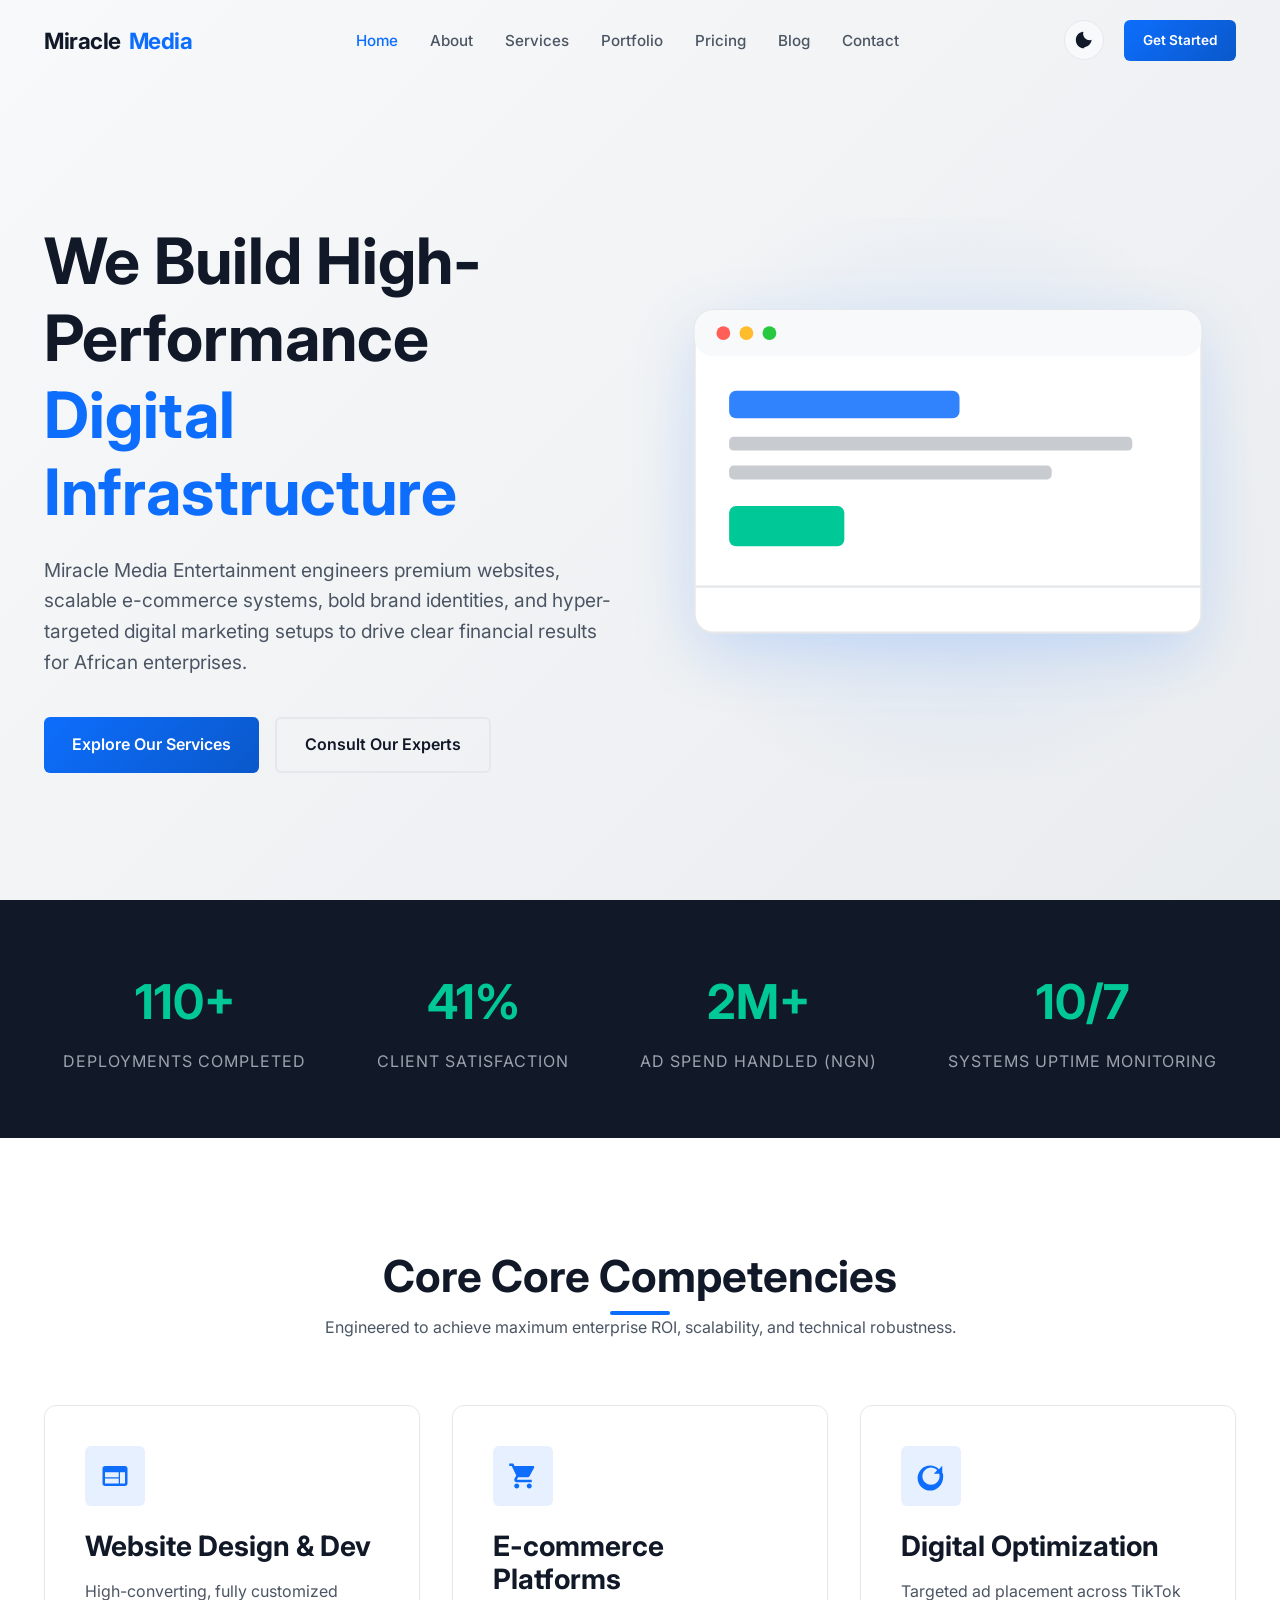
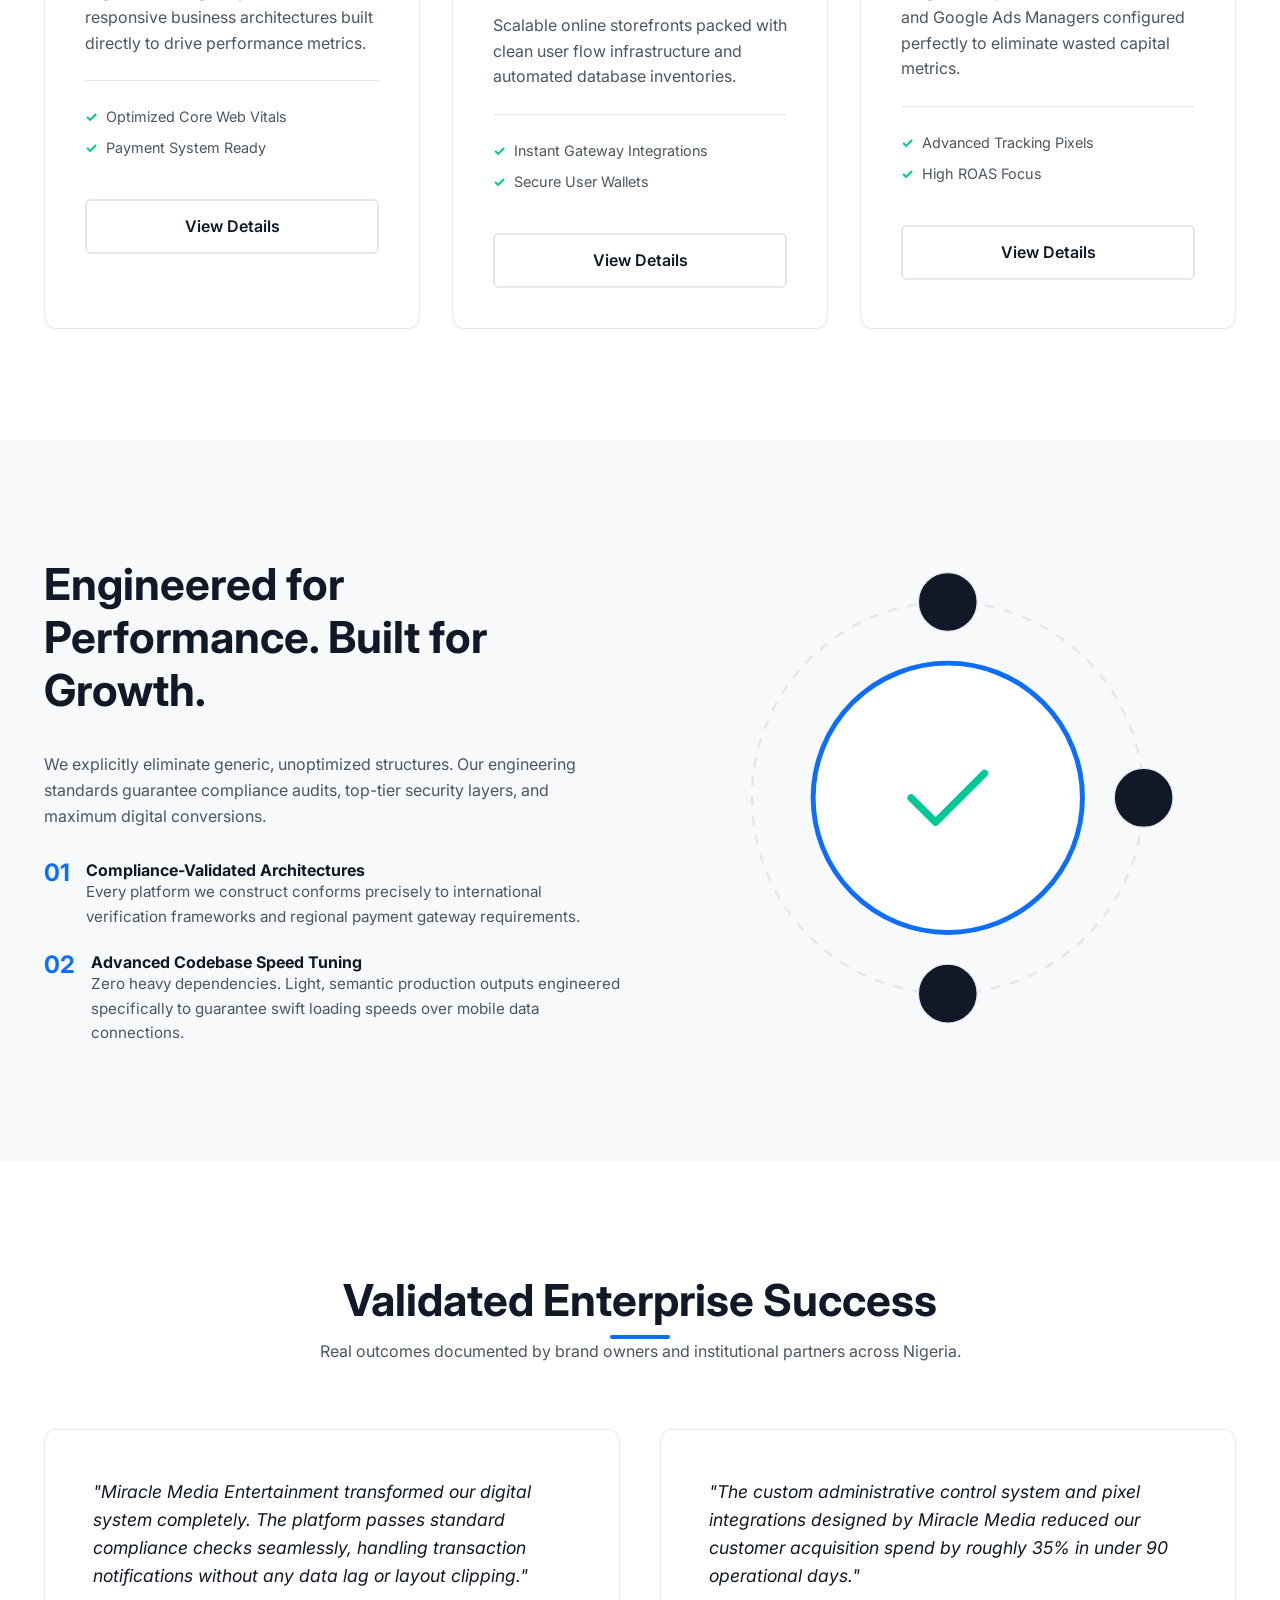
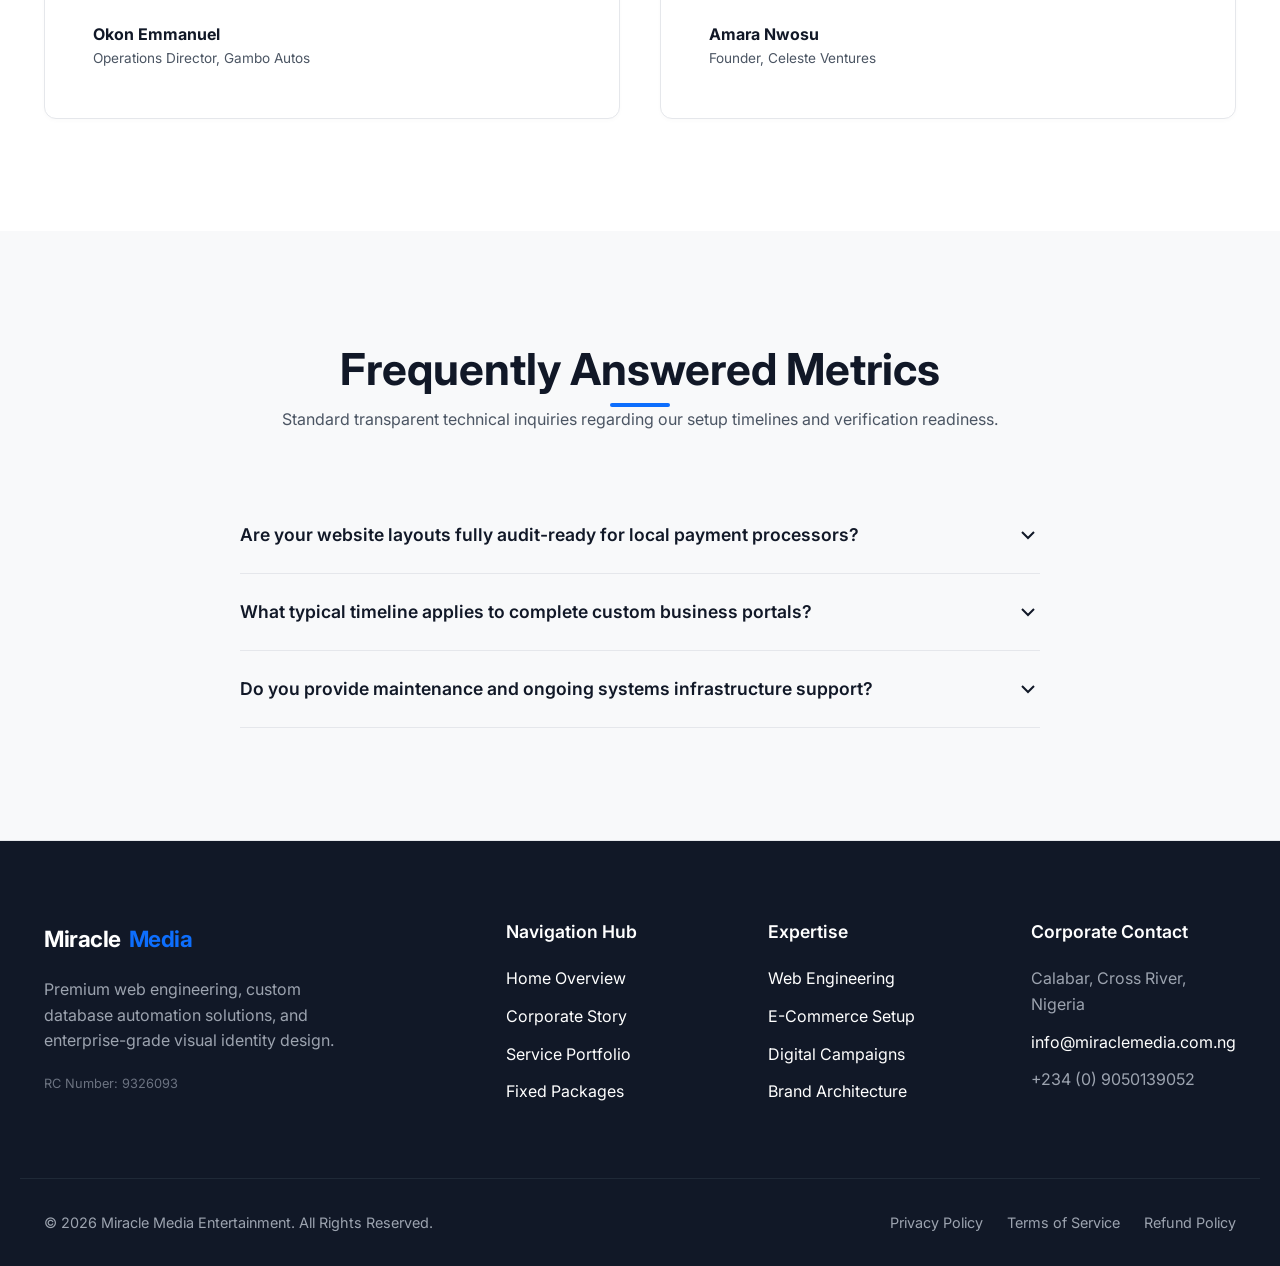
<file: index.html>
<!DOCTYPE html>
<html lang="en">
<head>
    <meta charset="UTF-8">
    <meta name="viewport" content="width=device-width, initial-scale=1.0">
    <title>Digital Solutions & Business Automation | Miracle Media Entertainment</title>
    <meta name="description" content="Empower your business with premium web design, custom e-commerce applications, corporate branding, and data-driven digital marketing solutions by Miracle Media Entertainment.">
    <!-- Core Stylesheet -->
    <link rel="stylesheet" href="style.css">
</head>
<body>

    <!-- ==========================================================================
       1. NAVIGATION HEADER (Sticky & Glassmorphism Equipped)
       ========================================================================== -->
    <header class="navbar">
        <div class="container nav-container">
            <a href="index.html" class="logo" aria-label="Miracle Media Entertainment Home">
                Miracle<span>Media</span>
            </a>
            
            <nav class="nav-layout" Stream-Africa-Auth="true">
                <ul class="nav-menu" id="nav-menu">
                    <li><a href="index.html" class="nav-link active">Home</a></li>
                    <li><a href="about.html" class="nav-link">About</a></li>
                    <li><a href="services.html" class="nav-link">Services</a></li>
                    <li><a href="portfolio.html" class="nav-link">Portfolio</a></li>
                    <li><a href="pricing.html" class="nav-link">Pricing</a></li>
                    <li><a href="blog.html" class="nav-link">Blog</a></li>
                    <li><a href="contact.html" class="nav-link">Contact</a></li>
                </ul>
            </nav>

            <div class="nav-actions">
                <!-- Premium Dark Mode Toggle Trigger -->
                <button id="theme-toggle" class="theme-toggle" aria-label="Toggle dark/light website mode">
                    <svg class="sun-icon" viewBox="0 0 24 24" width="20" height="20"><path d="M12 7c-2.76 0-5 2.24-5 5s2.24 5 5 5 5-2.24 5-5-2.24-5-5-5zM2 13h2c.55 0 1-.45 1-1s-.45-1-1-1H2c-.55 0-1 .45-1 1s.45 1 1 1zm18 0h2c.55 0 1-.45 1-1s-.45-1-1-1h-2c-.55 0-1 .45-1 1s.45 1 1 1zM11 2v2c0 .55.45 1 1 1s1-.45 1-1V2c0-.55-.45-1-1-1s-1 .45-1 1zm0 18v2c0 .55.45 1 1 1s1-.45 1-1v-2c0-.55-.45-1-1-1s-1 .45-1 1zM5.99 4.58c-.39-.39-1.03-.39-1.41 0s-.39 1.03 0 1.41l1.06 1.06c.39.39 1.03.39 1.41 0s.39-1.03 0-1.41L5.99 4.58zm12.37 12.37c-.39-.39-1.03-.39-1.41 0s-.39 1.03 0 1.41l1.06 1.06c.39.39 1.03.39 1.41 0s.39-1.03 0-1.41l-1.06-1.06zm1.06-12.37c-.39-.39-1.03-.39-1.41 0l-1.06 1.06c-.39.39-.39 1.03 0 1.41s1.03.39 1.41 0l1.06-1.06c.39-.38.39-1.02 0-1.41zM6.99 16.89l-1.06 1.06c-.39.39-.39 1.03 0 1.41s1.03.39 1.41 0l1.06-1.06c.39-.39.39-1.03 0-1.41s-1.02-.39-1.41 0z"/></svg>
                    <svg class="moon-icon" viewBox="0 0 24 24" width="20" height="20" fill="#111827"><path d="M12.3 22h-.1c-5.5 0-10-4.5-10-10 0-4.8 3.5-8.9 8.2-9.8.5-.1 1 .3.9.8-.1.4-.4.8-.4 1.3 0 4.4 3.6 8 8 8 .4 0 .9-.1 1.3-.4.5-.3 1.1 0 .9.5-.9 4.7-5 8.2-8.8 8.2z"/></svg>
                </button>
                <a href="contact.html" class="btn btn-primary" style="padding: 0.6rem 1.2rem; font-size: 0.85rem;">Get Started</a>
                
                <button class="hamburger" aria-expanded="false" aria-controls="nav-menu" aria-label="Toggle main menu navigation">
                    <span></span>
                    <span></span>
                    <span></span>
                </button>
            </div>
        </div>
    </header>

    <!-- ==========================================================================
       2. HERO BLOCK (High-Conversion Corporate Introduction)
       ========================================================================== -->
    <main>
        <section class="hero">
            <div class="container grid-2">
                <div class="hero-content scroll-anim animated">
                    <h1>We Build High-Performance <span class="primary-text">Digital Infrastructure</span></h1>
                    <p>Miracle Media Entertainment engineers premium websites, scalable e-commerce systems, bold brand identities, and hyper-targeted digital marketing setups to drive clear financial results for African enterprises.</p>
                    <div class="hero-cta">
                        <a href="services.html" class="btn btn-primary">Explore Our Services</a>
                        <a href="contact.html" class="btn btn-outline">Consult Our Experts</a>
                    </div>
                </div>
                <div class="hero-image-wrapper scroll-anim animated">
                    <!-- Clean SVG tech graphic layout keeping page speeds near absolute 100 on desktop & mobile -->
                    <svg viewBox="0 0 500 400" width="100%" height="auto" style="filter: drop-shadow(0px 20px 30px rgba(13,110,253,0.15));">
                        <rect x="30" y="40" width="440" height="280" rx="16" fill="var(--bg-card)" stroke="var(--border-color)" stroke-width="2"/>
                        <rect x="30" y="40" width="440" height="40" rx="16" fill="var(--bg-surface)"/>
                        <circle cx="55" cy="60" r="6" fill="#FF5F56"/>
                        <circle cx="75" cy="60" r="6" fill="#FFBD2E"/>
                        <circle cx="95" cy="60" r="6" fill="#27C93F"/>
                        <rect x="60" y="110" width="200" height="24" rx="6" fill="var(--primary)" opacity="0.85"/>
                        <rect x="60" y="150" width="350" height="12" rx="4" fill="var(--text-muted)" opacity="0.3"/>
                        <rect x="60" y="175" width="280" height="12" rx="4" fill="var(--text-muted)" opacity="0.3"/>
                        <rect x="60" y="210" width="100" height="35" rx="6" fill="var(--accent)"/>
                        <line x1="30" y1="280" x2="470" y2="280" stroke="var(--border-color)" stroke-width="2"/>
                    </svg>
                </div>
            </div>
        </section>

        <!-- ==========================================================================
           3. ANIMATED COUNTERS SECTION (Hardware-Accelerated Stats Display)
           ========================================================================== -->
        <section class="stats-section">
            <div class="container stats-container">
                <div class="stat-item">
                    <span class="stat-number" data-target="150" data-suffix="+">0</span>
                    <span class="stat-title">Deployments Completed</span>
                </div>
                <div class="stat-item">
                    <span class="stat-number" data-target="99" data-suffix="%">0</span>
                    <span class="stat-title">Client Satisfaction</span>
                </div>
                <div class="stat-item">
                    <span class="stat-number" data-target="5" data-suffix="M+">0</span>
                    <span class="stat-title">Ad Spend Handled (NGN)</span>
                </div>
                <div class="stat-item">
                    <span class="stat-number" data-target="24" data-suffix="/7">0</span>
                    <span class="stat-title">Systems Uptime Monitoring</span>
                </div>
            </div>
        </section>

        <!-- ==========================================================================
           4. FEATURED SERVICES (Strategic Corporate Capability Snapshot)
           ========================================================================== -->
        <section class="section-padding">
            <div class="container">
                <div class="section-title scroll-anim">
                    <h2>Core Core Competencies</h2>
                    <p class="text-muted">Engineered to achieve maximum enterprise ROI, scalability, and technical robustness.</p>
                </div>
                
                <div class="grid-3">
                    <div class="card service-card scroll-anim">
                        <div class="service-icon">
                            <svg viewBox="0 0 24 24"><path d="M20 4H4c-1.1 0-1.99.9-1.99 2L2 18c0 1.1.9 2 2 2h16c1.1 0 2-.9 2-2V6c0-1.1-.9-2-2-2zm-5 14H4v-4h11v4zm0-5H4V9h11v4zm5 5h-4V9h4v9z"/></svg>
                        </div>
                        <h3>Website Design & Dev</h3>
                        <p class="text-muted">High-converting, fully customized responsive business architectures built directly to drive performance metrics.</p>
                        <ul class="service-benefits">
                            <li>Optimized Core Web Vitals</li>
                            <li>Payment System Ready</li>
                        </ul>
                        <a href="services.html" class="btn btn-outline" style="width: 100%; margin-top: 1rem;">View Details</a>
                    </div>

                    <div class="card service-card scroll-anim">
                        <div class="service-icon">
                            <svg viewBox="0 0 24 24"><path d="M7 18c-1.1 0-1.99.9-1.99 2S5.9 22 7 22s2-.9 2-2-.9-2-2-2zM1 2v2h2l3.6 7.59-1.35 2.45c-.16.28-.25.61-.25.96 0 1.1.9 2 2 2h12v-2H7.42c-.14 0-.25-.11-.25-.25l.03-.12.9-1.63h7.45c.75 0 1.41-.41 1.75-1.03l3.58-6.49c.08-.14.12-.31.12-.48 0-.55-.45-1-1-1H5.21l-.94-2H1zm16 16c-1.1 0-1.99.9-1.99 2s.89 2 1.99 2 2-.9 2-2-.9-2-2-2z"/></svg>
                        </div>
                        <h3>E-commerce Platforms</h3>
                        <p class="text-muted">Scalable online storefronts packed with clean user flow infrastructure and automated database inventories.</p>
                        <ul class="service-benefits">
                            <li>Instant Gateway Integrations</li>
                            <li>Secure User Wallets</li>
                        </ul>
                        <a href="services.html" class="btn btn-outline" style="width: 100%; margin-top: 1rem;">View Details</a>
                    </div>

                    <div class="card service-card scroll-anim">
                        <div class="service-icon">
                            <svg viewBox="0 0 24 24"><path d="M21 10.12h-6.78l2.74-2.82c-2.73-2.7-7.15-2.67-9.83 0-2.68 2.68-2.68 7.04 0 9.72 2.68 2.68 7.04 2.68 9.72 0 2.01-2.02 2.51-4.93 1.51-7.46h3.02c1.01 3.86.01 8.16-3.02 11.19-3.91 3.91-10.24 3.91-14.14 0-3.91-3.91-3.91-10.24 0-14.14 3.91-3.91 10.24-3.91 14.14 0l2.65-2.73V10.12z"/></svg>
                        </div>
                        <h3>Digital Optimization</h3>
                        <p class="text-muted">Targeted ad placement across TikTok and Google Ads Managers configured perfectly to eliminate wasted capital metrics.</p>
                        <ul class="service-benefits">
                            <li>Advanced Tracking Pixels</li>
                            <li>High ROAS Focus</li>
                        </ul>
                        <a href="services.html" class="btn btn-outline" style="width: 100%; margin-top: 1rem;">View Details</a>
                    </div>
                </div>
            </div>
        </section>

        <!-- ==========================================================================
           5. WHY CHOOSE US (Risk Mitigation & Trust Engineering)
           ========================================================================== -->
        <section class="section-padding" style="background-color: var(--bg-surface);">
            <div class="container grid-2">
                <div class="scroll-anim">
                    <h2 style="margin-bottom: 1.5rem;">Engineered for Performance. Built for Growth.</h2>
                    <p class="text-muted" style="margin-bottom: 2rem;">We explicitly eliminate generic, unoptimized structures. Our engineering standards guarantee compliance audits, top-tier security layers, and maximum digital conversions.</p>
                    
                    <div style="display: flex; flex-direction: column; gap: 1.5rem;">
                        <div style="display: flex; gap: 1rem; align-items: flex-start;">
                            <span style="color: var(--primary); font-size: 1.5rem; font-weight: bold; line-height: 1;">01</span>
                            <div>
                                <h4>Compliance-Validated Architectures</h4>
                                <p class="text-muted" style="font-size: 0.95rem;">Every platform we construct conforms precisely to international verification frameworks and regional payment gateway requirements.</p>
                            </div>
                        </div>
                        <div style="display: flex; gap: 1rem; align-items: flex-start;">
                            <span style="color: var(--primary); font-size: 1.5rem; font-weight: bold; line-height: 1;">02</span>
                            <div>
                                <h4>Advanced Codebase Speed Tuning</h4>
                                <p class="text-muted" style="font-size: 0.95rem;">Zero heavy dependencies. Light, semantic production outputs engineered specifically to guarantee swift loading speeds over mobile data connections.</p>
                            </div>
                        </div>
                    </div>
                </div>
                <div class="scroll-anim text-center">
                    <svg viewBox="0 0 400 400" width="85%" height="auto">
                        <circle cx="200" cy="200" r="160" fill="none" stroke="var(--border-color)" stroke-width="2" stroke-dasharray="8 8"/>
                        <circle cx="200" cy="200" r="110" fill="var(--bg-card)" stroke="var(--primary)" stroke-width="4"/>
                        <path d="M170 200l20 20 40-40" fill="none" stroke="var(--accent)" stroke-width="6" stroke-linecap="round" stroke-linejoin="round"/>
                        <circle cx="200" cy="40" r="24" fill="var(--secondary)" stroke="var(--border-color)"/>
                        <circle cx="360" cy="200" r="24" fill="var(--secondary)" stroke="var(--border-color)"/>
                        <circle cx="200" cy="360" r="24" fill="var(--secondary)" stroke="var(--border-color)"/>
                    </svg>
                </div>
            </div>
        </section>

        <!-- ==========================================================================
           6. CLIENT TESTIMONIALS (Fidelity Trust Indicators)
           ========================================================================== -->
        <section class="section-padding">
            <div class="container">
                <div class="section-title scroll-anim">
                    <h2>Validated Enterprise Success</h2>
                    <p class="text-muted">Real outcomes documented by brand owners and institutional partners across Nigeria.</p>
                </div>

                <div class="grid-2">
                    <div class="card scroll-anim" style="padding: 3rem;">
                        <p style="font-style: italic; margin-bottom: 2rem; font-size: 1.1rem;">"Miracle Media Entertainment transformed our digital system completely. The platform passes standard compliance checks seamlessly, handling transaction notifications without any data lag or layout clipping."</p>
                        <div>
                            <strong>Okon Emmanuel</strong>
                            <span class="text-muted" style="display: block; font-size: 0.85rem;">Operations Director, Gambo Autos</span>
                        </div>
                    </div>

                    <div class="card scroll-anim" style="padding: 3rem;">
                        <p style="font-style: italic; margin-bottom: 2rem; font-size: 1.1rem;">"The custom administrative control system and pixel integrations designed by Miracle Media reduced our customer acquisition spend by roughly 35% in under 90 operational days."</p>
                        <div>
                            <strong>Amara Nwosu</strong>
                            <span class="text-muted" style="display: block; font-size: 0.85rem;">Founder, Celeste Ventures</span>
                        </div>
                    </div>
                </div>
            </div>
        </section>

        <!-- ==========================================================================
           7. ACCORDION SYSTEM (Friction-Reducing FAQ Layout)
           ========================================================================== -->
        <section class="section-padding" style="background-color: var(--bg-surface);">
            <div class="container">
                <div class="section-title scroll-anim">
                    <h2>Frequently Answered Metrics</h2>
                    <p class="text-muted">Standard transparent technical inquiries regarding our setup timelines and verification readiness.</p>
                </div>

                <div class="faq-container">
                    <div class="faq-item scroll-anim">
                        <div class="faq-question">
                            <span>Are your website layouts fully audit-ready for local payment processors?</span>
                            <svg class="faq-icon" width="24" height="24" viewBox="0 0 24 24" fill="none" stroke="currentColor" stroke-width="2"><polyline points="6 9 12 15 18 9"></polyline></svg>
                        </div>
                        <div class="faq-answer">
                            <p>Absolutely. We construct digital business setups following regional financial compliance laws. This guarantees accessible policy sections, legal definitions, explicit terms, and transparent company identifiers required to pass payment framework verification smoothly.</p>
                        </div>
                    </div>

                    <div class="faq-item scroll-anim">
                        <div class="faq-question">
                            <span>What typical timeline applies to complete custom business portals?</span>
                            <svg class="faq-icon" width="24" height="24" viewBox="0 0 24 24" fill="none" stroke="currentColor" stroke-width="2"><polyline points="6 9 12 15 18 9"></polyline></svg>
                        </div>
                        <div class="faq-answer">
                            <p>Standard clear-cut corporate portfolios require approximately 7 to 14 business days. Complex e-commerce systems or dedicated systems with backend database arrays range between 3 to 5 operational weeks depending on project scopes.</p>
                        </div>
                    </div>

                    <div class="faq-item scroll-anim">
                        <div class="faq-question">
                            <span>Do you provide maintenance and ongoing systems infrastructure support?</span>
                            <svg class="faq-icon" width="24" height="24" viewBox="0 0 24 24" fill="none" stroke="currentColor" stroke-width="2"><polyline points="6 9 12 15 18 9"></polyline></svg>
                        </div>
                        <div class="faq-answer">
                            <p>Yes, all premium packages include comprehensive technical upkeep. We actively monitor script uptimes, perform routine domain/hosting optimizations, and maintain continuous file backups to secure operations indefinitely.</p>
                        </div>
                    </div>
                </div>
            </div>
        </section>
    </main>

    <!-- ==========================================================================
       8. COMPLIANCE-DRIVEN FOOTER BLOCK
       ========================================================================== -->
    <footer class="footer">
        <div class="container footer-grid">
            <div class="footer-brand">
                <a href="index.html" class="logo" style="color: #ffffff;">Miracle<span>Media</span></a>
                <p>Premium web engineering, custom database automation solutions, and enterprise-grade visual identity design.</p>
                <p style="font-size: 0.8rem; color: #6b7280;">RC Number: 9326093</p>
            </div>
            <div>
                <h4 class="footer-title">Navigation Hub</h4>
                <div class="footer-links" style="display: flex; flex-direction: column; gap: 0.75rem;">
                    <a href="index.html">Home Overview</a>
                    <a href="about.html">Corporate Story</a>
                    <a href="services.html">Service Portfolio</a>
                    <a href="pricing.html">Fixed Packages</a>
                </div>
            </div>
            <div>
                <h4 class="footer-title">Expertise</h4>
                <div class="footer-links" style="display: flex; flex-direction: column; gap: 0.75rem;">
                    <a href="services.html">Web Engineering</a>
                    <a href="services.html">E-Commerce Setup</a>
                    <a href="services.html">Digital Campaigns</a>
                    <a href="services.html">Brand Architecture</a>
                </div>
            </div>
            <div>
                <h4 class="footer-title">Corporate Contact</h4>
                <div class="footer-links" style="display: flex; flex-direction: column; gap: 0.75rem;">
                    <span style="color: #9ca3af;">Calabar, Cross River, Nigeria</span>
                    <a href="mailto:miraclemediaassistant@gmail.com">info@miraclemedia.com.ng</a>
                    <span style="color: #9ca3af;">+234 (0) 9050139052</span>
                </div>
            </div>
        </div>

        <div class="container footer-bottom">
            <p>&copy; 2026 Miracle Media Entertainment. All Rights Reserved.</p>
            <div class="footer-legal-links">
                <a href="privacy.html" aria-label="Privacy Policy Documentation">Privacy Policy</a>
                <a href="terms.html" aria-label="Terms of Service Agreement">Terms of Service</a>
                <a href="refund.html" aria-label="Refund Framework Structure">Refund Policy</a>
            </div>
        </div>
    </footer>

    <!-- Back to Top Interface Element -->
    <button class="back-to-top" aria-label="Scroll back to top of the screen">
        <svg width="20" height="20" viewBox="0 0 24 24" fill="none" stroke="currentColor" stroke-width="3" stroke-linecap="round" stroke-linejoin="round"><line x1="12" y1="19" x2="12" y2="5"></line><polyline points="5 12 12 5 19 12"></polyline></svg>
    </button>

    <!-- Core Interactive Script -->
    <script src="script.js"></script>
</body>
</html>
</file>
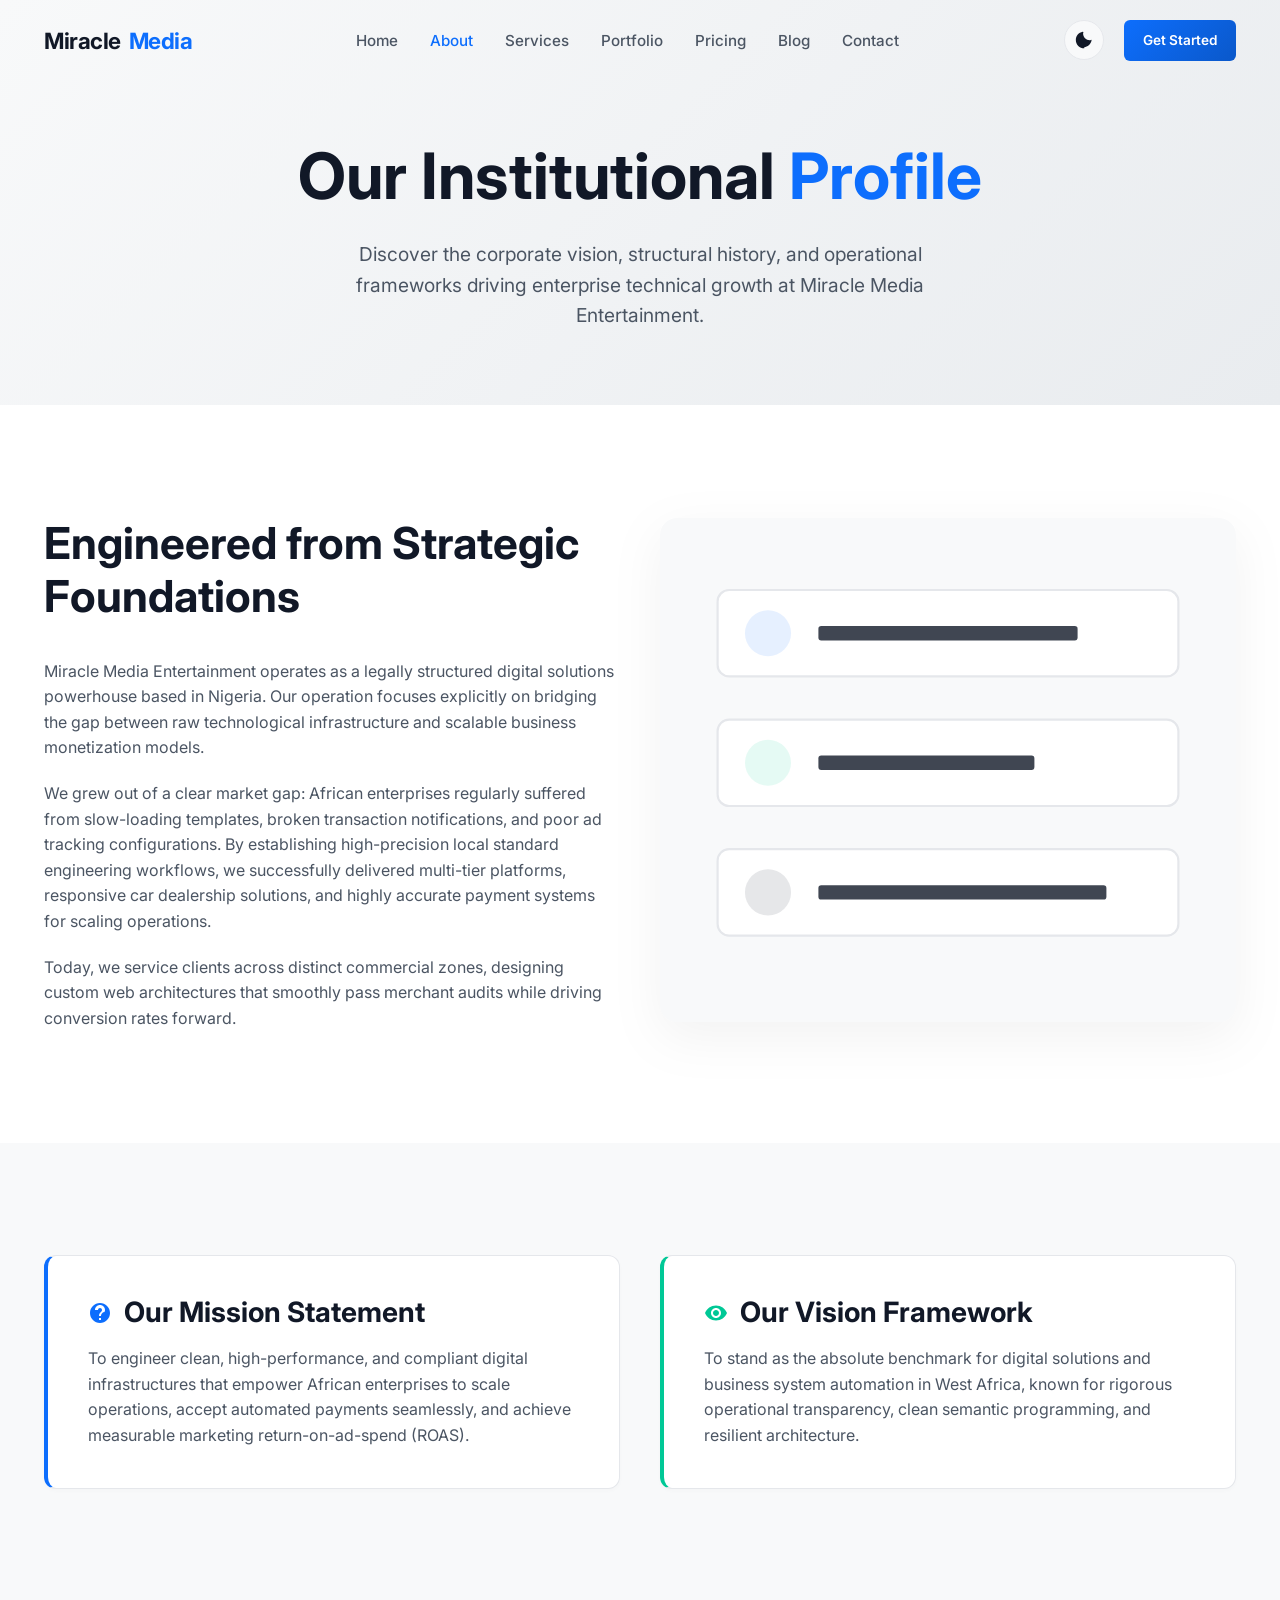
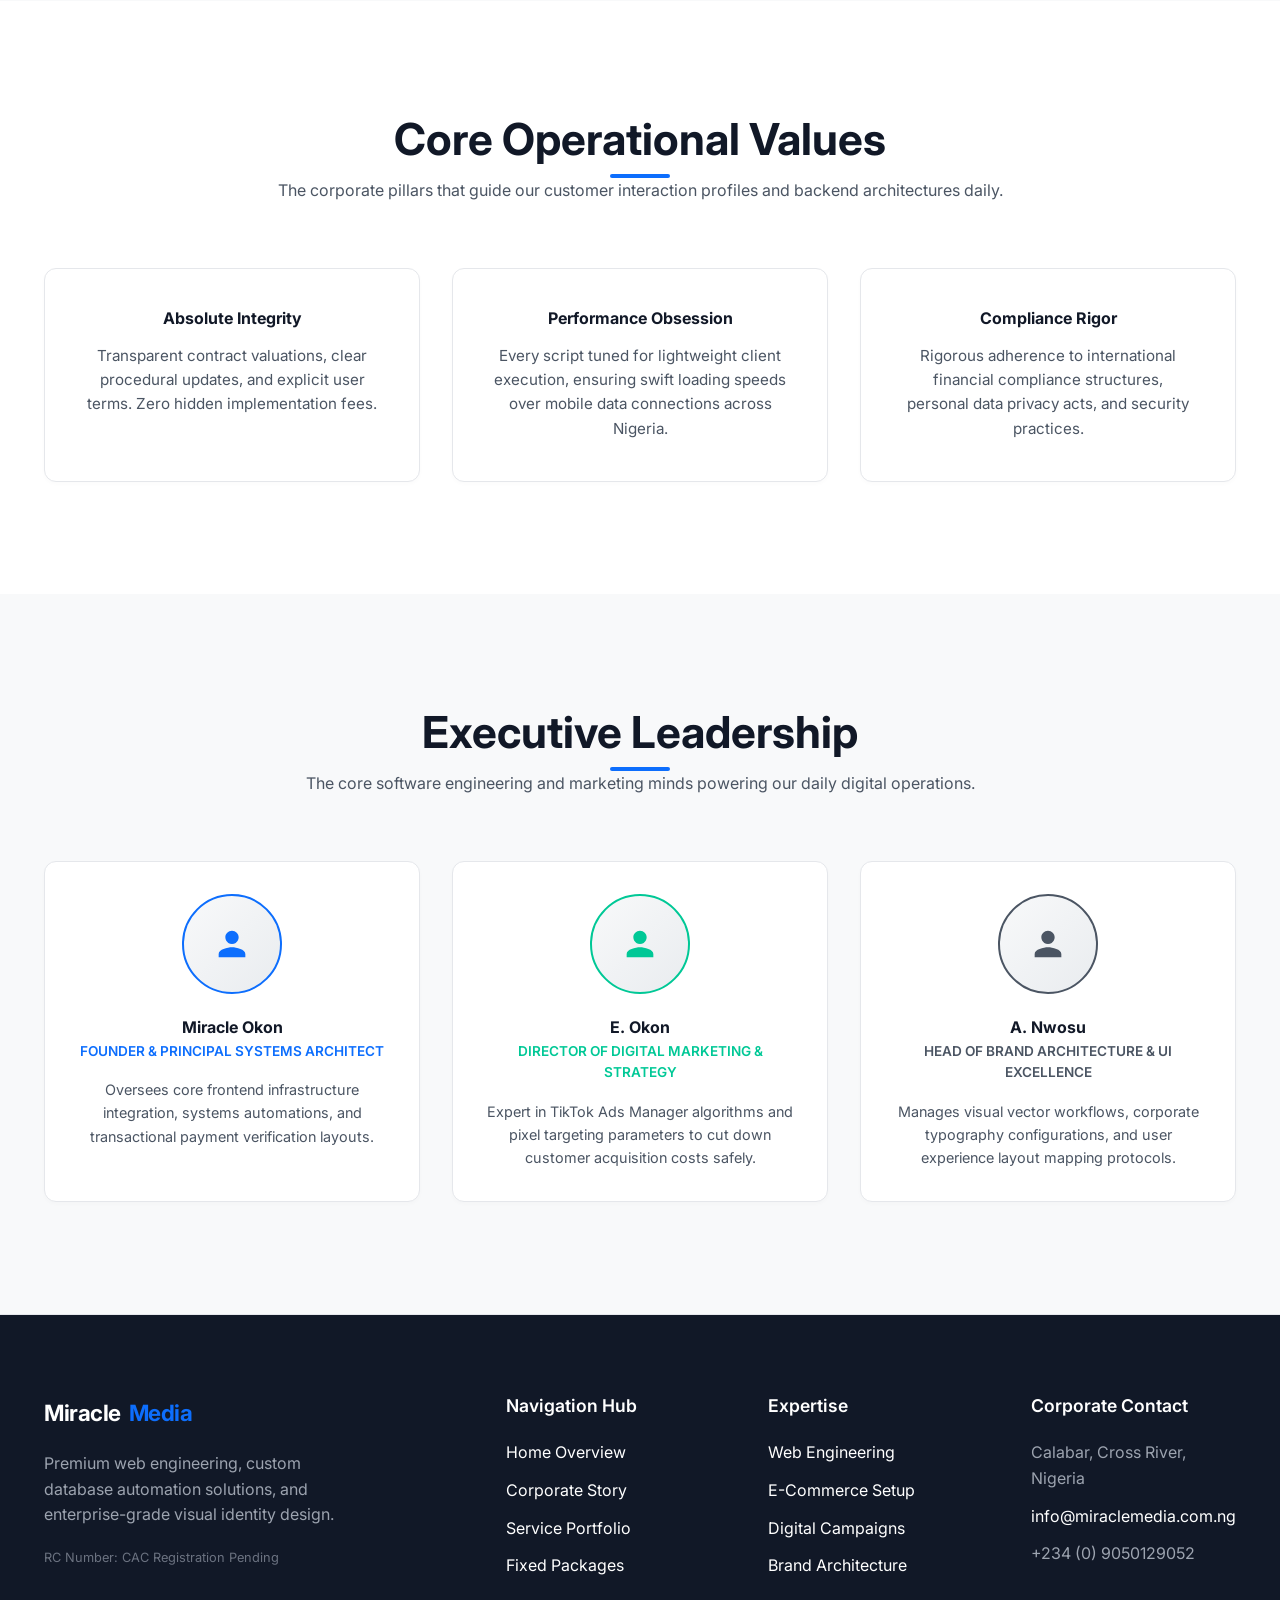
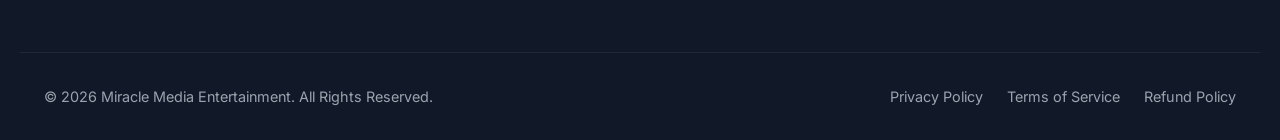
<file: about.html>
<!DOCTYPE html>
<html lang="en">
<head>
    <meta charset="UTF-8">
    <meta name="viewport" content="width=device-width, initial-scale=1.0">
    <title>About Us | Corporate Architecture & Core Values | Miracle Media Entertainment</title>
    <meta name="description" content="Discover the story, institutional mission, and core engineering principles guiding Miracle Media Entertainment as a premier digital solutions provider in Nigeria.">
    <!-- Core Stylesheet -->
    <link rel="stylesheet" href="style.css">
</head>
<body>

    <!-- ==========================================================================
       1. NAVIGATION HEADER (Consistent Across Platform Framework)
       ========================================================================== -->
    <header class="navbar">
        <div class="container nav-container">
            <a href="index.html" class="logo" aria-label="Miracle Media Entertainment Home">
                Miracle<span>Media</span>
            </a>
            
            <nav class="nav-layout">
                <ul class="nav-menu" id="nav-menu">
                    <li><a href="index.html" class="nav-link">Home</a></li>
                    <li><a href="about.html" class="nav-link active">About</a></li>
                    <li><a href="services.html" class="nav-link">Services</a></li>
                    <li><a href="portfolio.html" class="nav-link">Portfolio</a></li>
                    <li><a href="pricing.html" class="nav-link">Pricing</a></li>
                    <li><a href="blog.html" class="nav-link">Blog</a></li>
                    <li><a href="contact.html" class="nav-link">Contact</a></li>
                </ul>
            </nav>

            <div class="nav-actions">
                <button id="theme-toggle" class="theme-toggle" aria-label="Toggle dark/light website mode">
                    <svg class="sun-icon" viewBox="0 0 24 24" width="20" height="20"><path d="M12 7c-2.76 0-5 2.24-5 5s2.24 5 5 5 5-2.24 5-5-2.24-5-5-5zM2 13h2c.55 0 1-.45 1-1s-.45-1-1-1H2c-.55 0-1 .45-1 1s.45 1 1 1zm18 0h2c.55 0 1-.45 1-1s-.45-1-1-1h-2c-.55 0-1 .45-1 1s.45 1 1 1zM11 2v2c0 .55.45 1 1 1s1-.45 1-1V2c0-.55-.45-1-1-1s-1 .45-1 1zm0 18v2c0 .55.45 1 1 1s1-.45 1-1v-2c0-.55-.45-1-1-1s-1 .45-1 1zM5.99 4.58c-.39-.39-1.03-.39-1.41 0s-.39 1.03 0 1.41l1.06 1.06c.39.39 1.03.39 1.41 0s.39-1.03 0-1.41L5.99 4.58zm12.37 12.37c-.39-.39-1.03-.39-1.41 0s-.39 1.03 0 1.41l1.06 1.06c.39.39 1.03.39 1.41 0s.39-1.03 0-1.41l-1.06-1.06zm1.06-12.37c-.39-.39-1.03-.39-1.41 0l-1.06 1.06c-.39.39-.39 1.03 0 1.41s1.03.39 1.41 0l1.06-1.06c.39-.38.39-1.02 0-1.41zM6.99 16.89l-1.06 1.06c-.39.39-.39 1.03 0 1.41s1.03.39 1.41 0l1.06-1.06c.39-.39.39-1.03 0-1.41s-1.02-.39-1.41 0z"/></svg>
                    <svg class="moon-icon" viewBox="0 0 24 24" width="20" height="20" fill="#111827"><path d="M12.3 22h-.1c-5.5 0-10-4.5-10-10 0-4.8 3.5-8.9 8.2-9.8.5-.1 1 .3.9.8-.1.4-.4.8-.4 1.3 0 4.4 3.6 8 8 8 .4 0 .9-.1 1.3-.4.5-.3 1.1 0 .9.5-.9 4.7-5 8.2-8.8 8.2z"/></svg>
                </button>
                <a href="contact.html" class="btn btn-primary" style="padding: 0.6rem 1.2rem; font-size: 0.85rem;">Get Started</a>
                
                <button class="hamburger" aria-expanded="false" aria-controls="nav-menu" aria-label="Toggle main menu navigation">
                    <span></span>
                    <span></span>
                    <span></span>
                </button>
            </div>
        </div>
    </header>

    <!-- ==========================================================================
       2. INNER HERO SECTION (Corporate Identification Layout)
       ========================================================================== -->
    <main>
        <section class="hero" style="min-height: 45vh; padding-top: 8rem; padding-bottom: 4rem;">
            <div class="container">
                <div class="hero-content text-center scroll-anim animated">
                    <h1>Our Institutional <span class="primary-text">Profile</span></h1>
                    <p style="margin: 1rem auto 0 auto;">Discover the corporate vision, structural history, and operational frameworks driving enterprise technical growth at Miracle Media Entertainment.</p>
                </div>
            </div>
        </section>

        <!-- ==========================================================================
           3. COMPANY STORY (Corporate Background Narrative)
           ========================================================================== -->
        <section class="section-padding">
            <div class="container grid-2">
                <div class="scroll-anim">
                    <h2 style="margin-bottom: 1.5rem;">Engineered from Strategic Foundations</h2>
                    <p class="text-muted" style="margin-bottom: 1.25rem;">Miracle Media Entertainment operates as a legally structured digital solutions powerhouse based in Nigeria. Our operation focuses explicitly on bridging the gap between raw technological infrastructure and scalable business monetization models.</p>
                    <p class="text-muted" style="margin-bottom: 1.25rem;">We grew out of a clear market gap: African enterprises regularly suffered from slow-loading templates, broken transaction notifications, and poor ad tracking configurations. By establishing high-precision local standard engineering workflows, we successfully delivered multi-tier platforms, responsive car dealership solutions, and highly accurate payment systems for scaling operations.</p>
                    <p class="text-muted">Today, we service clients across distinct commercial zones, designing custom web architectures that smoothly pass merchant audits while driving conversion rates forward.</p>
                </div>
                <div class="scroll-anim text-center">
                    <svg viewBox="0 0 400 350" width="100%" height="auto" style="filter: drop-shadow(0px 15px 25px rgba(0,0,0,0.05));">
                        <rect width="400" height="350" rx="12" fill="var(--bg-surface)" />
                        <rect x="40" y="50" width="320" height="60" rx="8" fill="var(--bg-card)" stroke="var(--border-color)" stroke-width="1.5" />
                        <rect x="40" y="140" width="320" height="60" rx="8" fill="var(--bg-card)" stroke="var(--border-color)" stroke-width="1.5" />
                        <rect x="40" y="230" width="320" height="60" rx="8" fill="var(--bg-card)" stroke="var(--border-color)" stroke-width="1.5" />
                        <circle cx="75" cy="80" r="16" fill="rgba(13,110,253,0.1)"/>
                        <circle cx="75" cy="170" r="16" fill="rgba(0,200,150,0.1)"/>
                        <circle cx="75" cy="260" r="16" fill="rgba(17,24,39,0.1)"/>
                        <rect x="110" y="75" width="180" height="10" rx="2" fill="var(--text-main)" opacity="0.8"/>
                        <rect x="110" y="165" width="150" height="10" rx="2" fill="var(--text-main)" opacity="0.8"/>
                        <rect x="110" y="255" width="200" height="10" rx="2" fill="var(--text-main)" opacity="0.8"/>
                    </svg>
                </div>
            </div>
        </section>

        <!-- ==========================================================================
           4. MISSION & VISION STRATEGIC BLOCKS
           ========================================================================== -->
        <section class="section-padding" style="background-color: var(--bg-surface);">
            <div class="container grid-2">
                <div class="card scroll-anim" style="border-left: 4px solid var(--primary);">
                    <h3 style="margin-bottom: 1rem; display: flex; align-items: center; gap: 0.75rem;">
                        <svg width="24" height="24" viewBox="0 0 24 24" fill="var(--primary)"><path d="M12 2C6.48 2 2 6.48 2 12s4.48 10 10 10 10-4.48 10-10S17.52 2 12 2zm1 17h-2v-2h2v2zm2.07-7.75l-.9.92C13.45 12.9 13 13.5 13 15h-2v-.5c0-1.1.45-2.1 1.17-2.83l1.24-1.26c.37-.36.59-.86.59-1.41 0-1.1-.9-2-2-2s-2 .9-2 2H7c0-2.76 2.24-5 5-5s5 2.24 5 5c0 1.04-.42 1.99-1.07 2.25z"/></svg>
                        Our Mission Statement
                    </h3>
                    <p class="text-muted">To engineer clean, high-performance, and compliant digital infrastructures that empower African enterprises to scale operations, accept automated payments seamlessly, and achieve measurable marketing return-on-ad-spend (ROAS).</p>
                </div>

                <div class="card scroll-anim" style="border-left: 4px solid var(--accent);">
                    <h3 style="margin-bottom: 1rem; display: flex; align-items: center; gap: 0.75rem;">
                        <svg width="24" height="24" viewBox="0 0 24 24" fill="var(--accent)"><path d="M12 4.5C7 4.5 2.73 7.61 1 12c1.73 4.39 6 7.5 11 7.5s9.27-3.11 11-7.5c-1.73-4.39-6-7.5-11-7.5zM12 17c-2.76 0-5-2.24-5-5s2.24-5 5-5 5 2.24 5 5-2.24 5-5 5zm0-8c-1.66 0-3 1.34-3 3s1.34 3 3 3 3-1.34 3-3-1.34-3-3-3z"/></svg>
                        Our Vision Framework
                    </h3>
                    <p class="text-muted">To stand as the absolute benchmark for digital solutions and business system automation in West Africa, known for rigorous operational transparency, clean semantic programming, and resilient architecture.</p>
                </div>
            </div>
        </section>

        <!-- ==========================================================================
           5. CORE VALUES (Gateway Validation Standards)
           ========================================================================== -->
        <section class="section-padding">
            <div class="container">
                <div class="section-title scroll-anim">
                    <h2>Core Operational Values</h2>
                    <p class="text-muted">The corporate pillars that guide our customer interaction profiles and backend architectures daily.</p>
                </div>

                <div class="grid-3">
                    <div class="card text-center scroll-anim">
                        <h4 style="margin-bottom: 1rem;">Absolute Integrity</h4>
                        <p class="text-muted" style="font-size: 0.95rem;">Transparent contract valuations, clear procedural updates, and explicit user terms. Zero hidden implementation fees.</p>
                    </div>
                    <div class="card text-center scroll-anim">
                        <h4 style="margin-bottom: 1rem;">Performance Obsession</h4>
                        <p class="text-muted" style="font-size: 0.95rem;">Every script tuned for lightweight client execution, ensuring swift loading speeds over mobile data connections across Nigeria.</p>
                    </div>
                    <div class="card text-center scroll-anim">
                        <h4 style="margin-bottom: 1rem;">Compliance Rigor</h4>
                        <p class="text-muted" style="font-size: 0.95rem;">Rigorous adherence to international financial compliance structures, personal data privacy acts, and security practices.</p>
                    </div>
                </div>
            </div>
        </section>

        <!-- ==========================================================================
           6. MEET THE TEAM SECTION (Identity Visibility Verification)
           ========================================================================== -->
        <section class="section-padding" style="background-color: var(--bg-surface);">
            <div class="container">
                <div class="section-title scroll-anim">
                    <h2>Executive Leadership</h2>
                    <p class="text-muted">The core software engineering and marketing minds powering our daily digital operations.</p>
                </div>

                <div class="grid-3">
                    <!-- Team Member 1 -->
                    <div class="card text-center scroll-anim" style="padding: 2rem;">
                        <div style="width: 100px; height: 100px; background: var(--gradient-subtle); border-radius: 50%; margin: 0 auto 1.5rem auto; border: 2px solid var(--primary); display: flex; align-items: center; justify-content: center;">
                            <svg width="40" height="40" viewBox="0 0 24 24" fill="var(--primary)"><path d="M12 12c2.21 0 4-1.79 4-4s-1.79-4-4-4-4 1.79-4 4 1.79 4 4 4zm0 2c-2.67 0-8 1.34-8 4v2h16v-2c0-2.66-5.33-4-8-4z"/></svg>
                        </div>
                        <h4 style="margin-bottom: 0.25rem;">Miracle Okon</h4>
                        <span class="primary-text" style="font-size: 0.85rem; font-weight: 600; text-transform: uppercase; display: block; margin-bottom: 1rem;">Founder &amp; Principal Systems Architect</span>
                        <p class="text-muted" style="font-size: 0.9rem;">Oversees core frontend infrastructure integration, systems automations, and transactional payment verification layouts.</p>
                    </div>

                    <!-- Team Member 2 -->
                    <div class="card text-center scroll-anim" style="padding: 2rem;">
                        <div style="width: 100px; height: 100px; background: var(--gradient-subtle); border-radius: 50%; margin: 0 auto 1.5rem auto; border: 2px solid var(--accent); display: flex; align-items: center; justify-content: center;">
                            <svg width="40" height="40" viewBox="0 0 24 24" fill="var(--accent)"><path d="M12 12c2.21 0 4-1.79 4-4s-1.79-4-4-4-4 1.79-4 4 1.79 4 4 4zm0 2c-2.67 0-8 1.34-8 4v2h16v-2c0-2.66-5.33-4-8-4z"/></svg>
                        </div>
                        <h4 style="margin-bottom: 0.25rem;">E. Okon</h4>
                        <span class="accent-text" style="font-size: 0.85rem; font-weight: 600; text-transform: uppercase; display: block; margin-bottom: 1rem;">Director of Digital Marketing &amp; Strategy</span>
                        <p class="text-muted" style="font-size: 0.9rem;">Expert in TikTok Ads Manager algorithms and pixel targeting parameters to cut down customer acquisition costs safely.</p>
                    </div>

                    <!-- Team Member 3 -->
                    <div class="card text-center scroll-anim" style="padding: 2rem;">
                        <div style="width: 100px; height: 100px; background: var(--gradient-subtle); border-radius: 50%; margin: 0 auto 1.5rem auto; border: 2px solid var(--text-muted); display: flex; align-items: center; justify-content: center;">
                            <svg width="40" height="40" viewBox="0 0 24 24" fill="var(--text-muted)"><path d="M12 12c2.21 0 4-1.79 4-4s-1.79-4-4-4-4 1.79-4 4 1.79 4 4 4zm0 2c-2.67 0-8 1.34-8 4v2h16v-2c0-2.66-5.33-4-8-4z"/></svg>
                        </div>
                        <h4 style="margin-bottom: 0.25rem;">A. Nwosu</h4>
                        <span class="text-muted" style="font-size: 0.85rem; font-weight: 600; text-transform: uppercase; display: block; margin-bottom: 1rem;">Head of Brand Architecture &amp; UI Excellence</span>
                        <p class="text-muted" style="font-size: 0.9rem;">Manages visual vector workflows, corporate typography configurations, and user experience layout mapping protocols.</p>
                    </div>
                </div>
            </div>
        </section>
    </main>

    <!-- ==========================================================================
       7. COMPLIANCE-DRIVEN FOOTER BLOCK (Identical Framework Configuration)
       ========================================================================== -->
    <footer class="footer">
        <div class="container footer-grid">
            <div class="footer-brand">
                <a href="index.html" class="logo" style="color: #ffffff;">Miracle<span>Media</span></a>
                <p>Premium web engineering, custom database automation solutions, and enterprise-grade visual identity design.</p>
                <p style="font-size: 0.8rem; color: #6b7280;">RC Number: CAC Registration Pending</p>
            </div>
            <div>
                <h4 class="footer-title">Navigation Hub</h4>
                <div class="footer-links" style="display: flex; flex-direction: column; gap: 0.75rem;">
                    <a href="index.html">Home Overview</a>
                    <a href="about.html">Corporate Story</a>
                    <a href="services.html">Service Portfolio</a>
                    <a href="pricing.html">Fixed Packages</a>
                </div>
            </div>
            <div>
                <h4 class="footer-title">Expertise</h4>
                <div class="footer-links" style="display: flex; flex-direction: column; gap: 0.75rem;">
                    <a href="services.html">Web Engineering</a>
                    <a href="services.html">E-Commerce Setup</a>
                    <a href="services.html">Digital Campaigns</a>
                    <a href="services.html">Brand Architecture</a>
                </div>
            </div>
            <div>
                <h4 class="footer-title">Corporate Contact</h4>
                <div class="footer-links" style="display: flex; flex-direction: column; gap: 0.75rem;">
                    <span style="color: #9ca3af;">Calabar, Cross River, Nigeria</span>
                    <a href="mailto:miraclemediaassistant@gmail.com">info@miraclemedia.com.ng</a>
                    <span style="color: #9ca3af;">+234 (0) 9050129052</span>
                </div>
            </div>
        </div>

        <div class="container footer-bottom">
            <p>&copy; 2026 Miracle Media Entertainment. All Rights Reserved.</p>
            <div class="footer-legal-links">
                <a href="privacy.html" aria-label="Privacy Policy Documentation">Privacy Policy</a>
                <a href="terms.html" aria-label="Terms of Service Agreement">Terms of Service</a>
                <a href="refund.html" aria-label="Refund Framework Structure">Refund Policy</a>
            </div>
        </div>
    </footer>

    <!-- Back to Top Interface Element -->
    <button class="back-to-top" aria-label="Scroll back to top of the screen">
        <svg width="20" height="20" viewBox="0 0 24 24" fill="none" stroke="currentColor" stroke-width="3" stroke-linecap="round" stroke-linejoin="round"><line x1="12" y1="19" x2="12" y2="5"></line><polyline points="5 12 12 5 19 12"></polyline></svg>
    </button>

    <!-- Core Interactive Script -->
    <script src="script.js"></script>
</body>
</html>
</file>
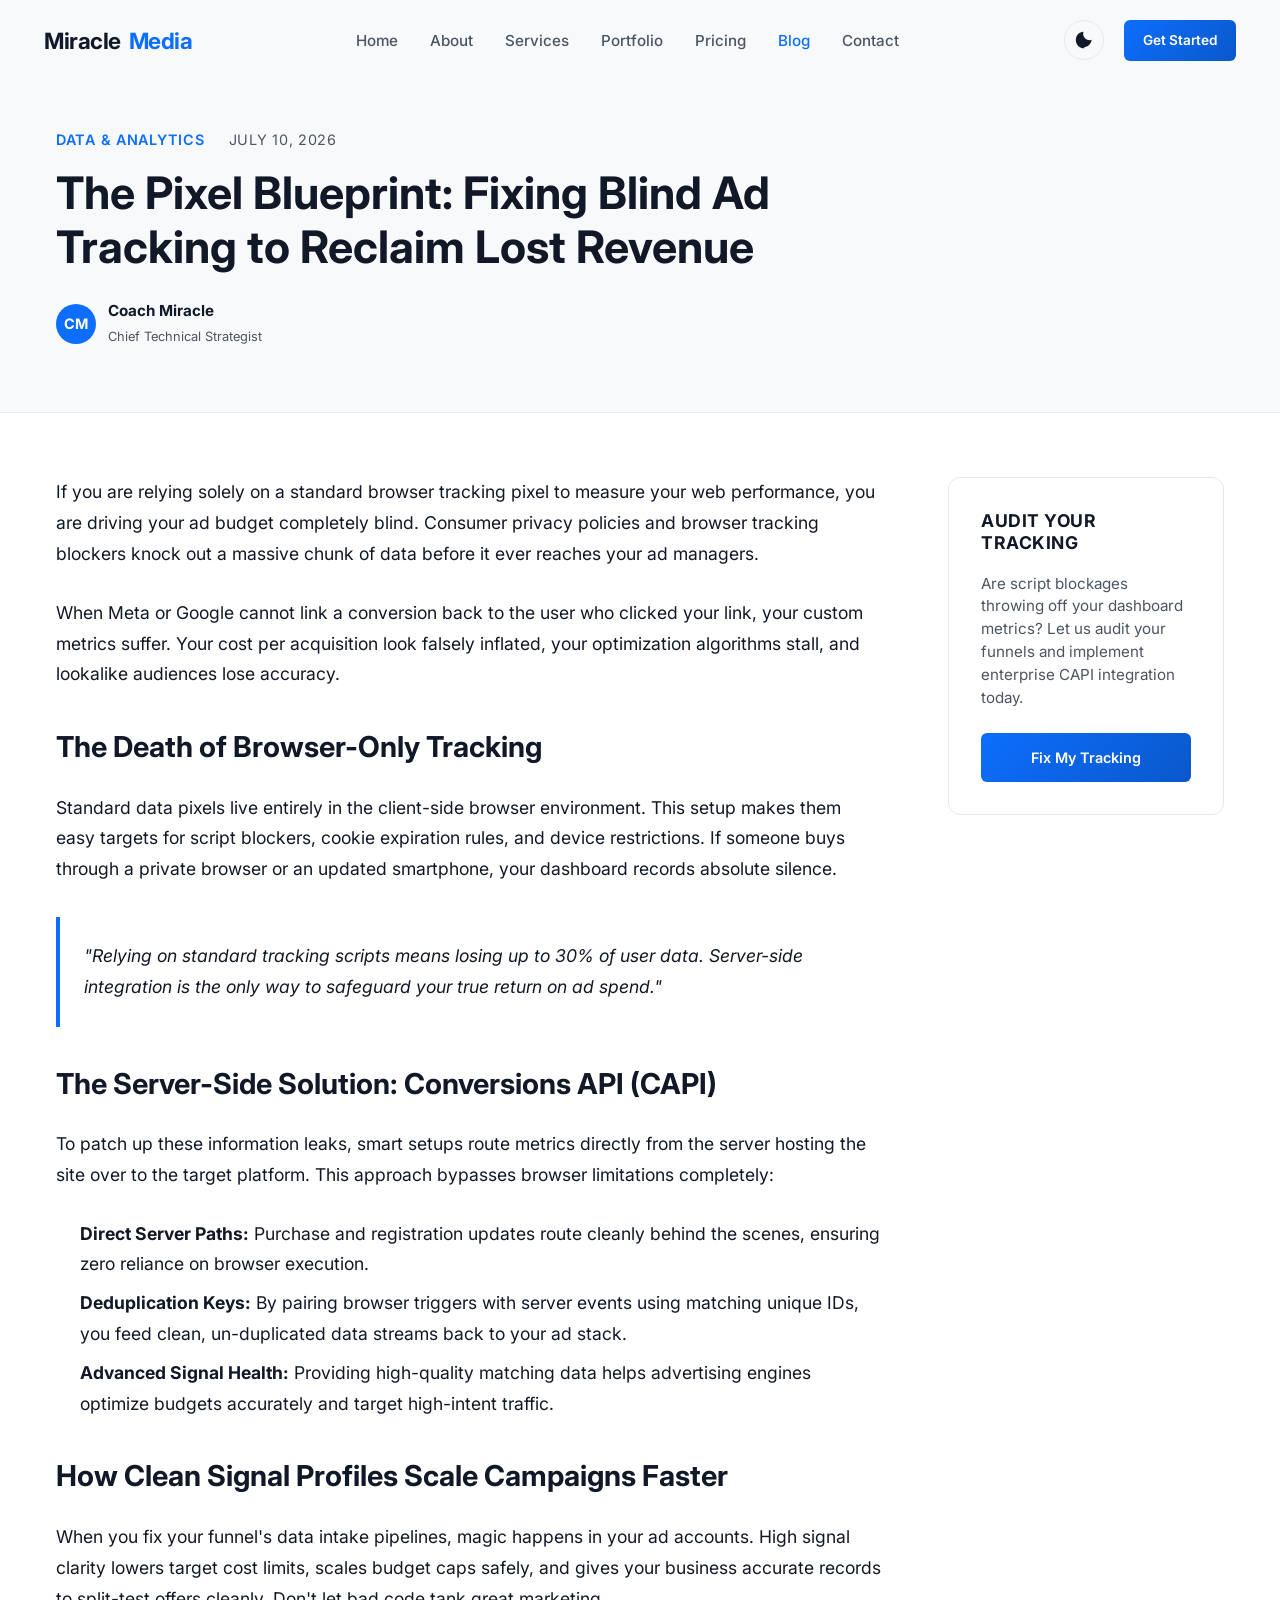
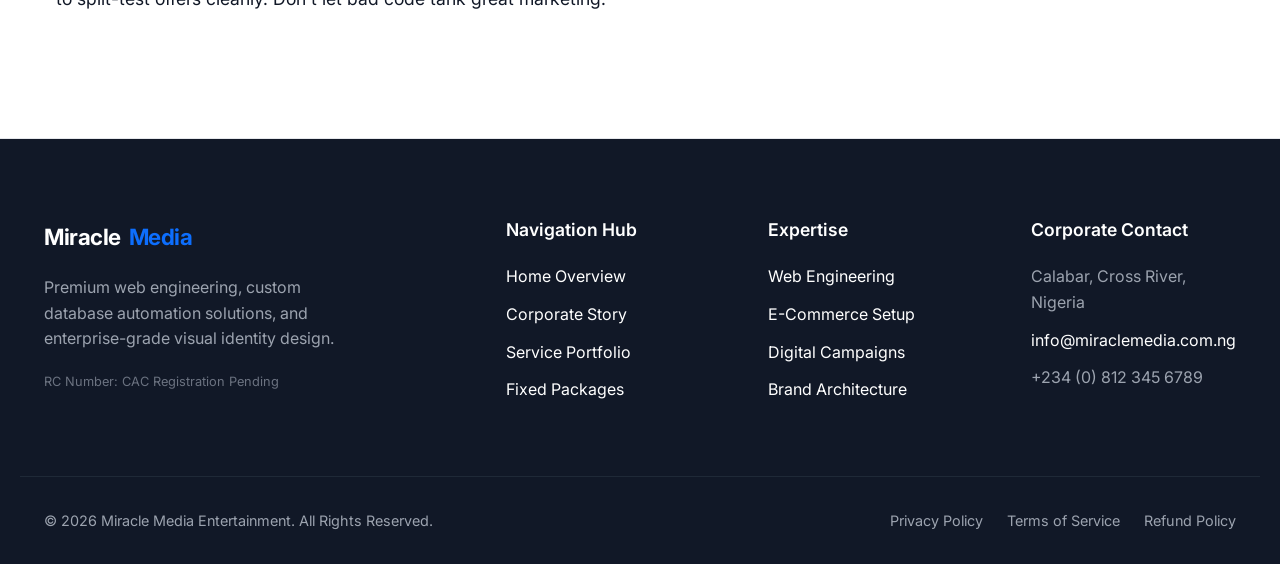
<file: blog-pixel-single.html>
<!DOCTYPE html>
<html lang="en">
<head>
    <meta charset="UTF-8">
    <meta name="viewport" content="width=device-width, initial-scale=1.0">
    <title>The Pixel Blueprint: Fixing Broken Tracking to Save Your Ad Campaigns | Miracle Media</title>
    <meta name="description" content="An in-depth look at data drop-offs, iOS tracking restrictions, and how to deploy server-side Conversions API for accurate marketing metrics.">
    <!-- Core Stylesheet References -->
    <link rel="stylesheet" href="style.css">
    <style>
        /* Article Page Specific Layout Styles */
        .article-hero {
            padding: 8rem 2rem 4rem 2rem;
            background: var(--bg-surface);
            border-bottom: 1px solid var(--border-color);
        }
        .article-meta {
            display: flex;
            align-items: center;
            gap: 1.5rem;
            font-size: 0.9rem;
            color: var(--primary);
            margin-bottom: 1rem;
            font-weight: 600;
            text-transform: uppercase;
            letter-spacing: 0.05em;
        }
        .article-meta .date {
            color: var(--text-muted);
            font-weight: 400;
        }
        .article-hero h1 {
            font-size: 2.8rem;
            line-height: 1.2;
            margin-bottom: 1.5rem;
            color: var(--text-main);
            max-width: 850px;
        }
        .author-badge {
            display: flex;
            align-items: center;
            gap: 0.75rem;
        }
        .author-avatar {
            width: 40px;
            height: 40px;
            background: var(--primary);
            color: #ffffff;
            border-radius: 50%;
            display: flex;
            align-items: center;
            justify-content: center;
            font-weight: 700;
            font-size: 0.9rem;
        }
        .author-details h5 {
            font-size: 0.95rem;
            color: var(--text-main);
            margin: 0;
        }
        .author-details span {
            font-size: 0.8rem;
            color: var(--text-muted);
        }

        /* Core Content Grid layout */
        .article-wrapper {
            padding: 4rem 2rem 6rem 2rem;
        }
        .article-grid {
            display: grid;
            grid-template-columns: 3fr 1fr;
            gap: 4rem;
            align-items: start;
        }
        
        /* Typography Elements for Article Body */
        .article-body {
            font-size: 1.1rem;
            line-height: 1.75;
            color: var(--text-main);
        }
        .article-body p {
            margin-bottom: 1.75rem;
        }
        .article-body h2 {
            font-size: 1.8rem;
            margin: 2.5rem 0 1rem 0;
            color: var(--text-main);
        }
        .article-body h3 {
            font-size: 1.4rem;
            margin: 2rem 0 1rem 0;
            color: var(--text-main);
        }
        .article-body blockquote {
            background: var(--bg-card);
            border-left: 4px solid var(--primary);
            padding: 1.5rem;
            margin: 2rem 0;
            border-radius: 0 8px 8px 0;
            font-style: italic;
        }
        .article-body ul, .article-body ol {
            margin-bottom: 1.75rem;
            padding-left: 1.5rem;
        }
        .article-body li {
            margin-bottom: 0.5rem;
        }

        /* Sidebar Elements */
        .article-sidebar {
            background: var(--bg-card);
            border: 1px solid var(--border-color);
            padding: 2rem;
            border-radius: 12px;
            position: sticky;
            top: 100px;
        }
        .sidebar-title {
            font-size: 1.1rem;
            font-weight: 700;
            margin-bottom: 1.25rem;
            color: var(--text-main);
            text-transform: uppercase;
            letter-spacing: 0.03em;
        }
        .cta-sidebar-box p {
            font-size: 0.95rem;
            color: var(--text-muted);
            line-height: 1.5;
            margin-bottom: 1.5rem;
        }

        @media (max-width: 968px) {
            .article-grid {
                grid-template-columns: 1fr;
                gap: 3rem;
            }
            .article-hero h1 {
                font-size: 2.2rem;
            }
            .article-sidebar {
                position: static;
            }
        }
    </style>
</head>
<body>

    <!-- ==========================================================================
       1. NAVIGATION HEADER (Consistent Framework)
       ========================================================================== -->
    <header class="navbar">
        <div class="container nav-container">
            <a href="index.html" class="logo" aria-label="Miracle Media Entertainment Home">
                Miracle<span>Media</span>
            </a>
            
            <nav class="nav-layout">
                <ul class="nav-menu" id="nav-menu">
                    <li><a href="index.html" class="nav-link">Home</a></li>
                    <li><a href="about.html" class="nav-link">About</a></li>
                    <li><a href="services.html" class="nav-link">Services</a></li>
                    <li><a href="portfolio.html" class="nav-link">Portfolio</a></li>
                    <li><a href="pricing.html" class="nav-link">Pricing</a></li>
                    <li><a href="blog.html" class="nav-link active">Blog</a></li>
                    <li><a href="contact.html" class="nav-link">Contact</a></li>
                </ul>
            </nav>

            <div class="nav-actions">
                <button id="theme-toggle" class="theme-toggle" aria-label="Toggle dark/light website mode">
                    <svg class="sun-icon" viewBox="0 0 24 24" width="20" height="20"><path d="M12 7c-2.76 0-5 2.24-5 5s2.24 5 5 5 5-2.24 5-5-2.24-5-5-5zM2 13h2c.55 0 1-.45 1-1s-.45-1-1-1H2c-.55 0-1 .45-1 1s.45 1 1 1zm18 0h2c.55 0 1-.45 1-1s-.45-1-1-1h-2c-.55 0-1 .45-1 1s.45 1 1 1zM11 2v2c0 .55.45 1 1 1s1-.45 1-1V2c0-.55-.45-1-1-1s-1 .45-1 1zm0 18v2c0 .55.45 1 1 1s1-.45 1-1v-2c0-.55-.45-1-1-1s-1 .45-1 1zM5.99 4.58c-.39-.39-1.03-.39-1.41 0s-.39 1.03 0 1.41l1.06 1.06c.39.39 1.03.39 1.41 0s.39-1.03 0-1.41L5.99 4.58zm12.37 12.37c-.39-.39-1.03-.39-1.41 0s-.39 1.03 0 1.41l1.06 1.06c.39.39 1.03.39 1.41 0s.39-1.03 0-1.41l-1.06-1.06zm1.06-12.37c-.39-.39-1.03-.39-1.41 0l-1.06 1.06c-.39.39-.39 1.03 0 1.41s1.03.39 1.41 0l1.06-1.06c.39-.38.39-1.02 0-1.41zM6.99 16.89l-1.06 1.06c-.39.39-.39 1.03 0 1.41s1.03.39 1.41 0l1.06-1.06c.39-.39.39-1.03 0-1.41s-1.02-.39-1.41 0z"/></svg>
                    <svg class="moon-icon" viewBox="0 0 24 24" width="20" height="20" fill="#111827"><path d="M12.3 22h-.1c-5.5 0-10-4.5-10-10 0-4.8 3.5-8.9 8.2-9.8.5-.1 1 .3.9.8-.1.4-.4.8-.4 1.3 0 4.4 3.6 8 8 8 .4 0 .9-.1 1.3-.4.5-.3 1.1 0 .9.5-.9 4.7-5 8.2-8.8 8.2z"/></svg>
                </button>
                <a href="contact.html" class="btn btn-primary" style="padding: 0.6rem 1.2rem; font-size: 0.85rem;">Get Started</a>
                
                <button class="hamburger" aria-expanded="false" aria-controls="nav-menu" aria-label="Toggle main menu navigation">
                    <span></span>
                    <span></span>
                    <span></span>
                </button>
            </div>
        </div>
    </header>

    <!-- ==========================================================================
       2. ARTICLE HERO / HEADER SECTION
       ========================================================================== -->
    <main>
        <section class="article-hero">
            <div class="container">
                <div class="article-meta">
                    <span>Data & Analytics</span>
                    <span class="date">July 10, 2026</span>
                </div>
                <h1>The Pixel Blueprint: Fixing Blind Ad Tracking to Reclaim Lost Revenue</h1>
                
                <div class="author-badge">
                    <div class="author-avatar">CM</div>
                    <div class="author-details">
                        <h5>Coach Miracle</h5>
                        <span>Chief Technical Strategist</span>
                    </div>
                </div>
            </div>
        </section>

        <!-- ==========================================================================
           3. CORE CONTENT AREA
           ========================================================================== -->
        <section class="article-wrapper">
            <div class="container">
                <div class="article-grid">
                    
                    <!-- Left Side: Article Body Document -->
                    <article class="article-body">
                        <p>If you are relying solely on a standard browser tracking pixel to measure your web performance, you are driving your ad budget completely blind. Consumer privacy policies and browser tracking blockers knock out a massive chunk of data before it ever reaches your ad managers.</p>
                        
                        <p>When Meta or Google cannot link a conversion back to the user who clicked your link, your custom metrics suffer. Your cost per acquisition look falsely inflated, your optimization algorithms stall, and lookalike audiences lose accuracy.</p>
                        
                        <h2>The Death of Browser-Only Tracking</h2>
                        <p>Standard data pixels live entirely in the client-side browser environment. This setup makes them easy targets for script blockers, cookie expiration rules, and device restrictions. If someone buys through a private browser or an updated smartphone, your dashboard records absolute silence.</p>
                        
                        <blockquote>
                            "Relying on standard tracking scripts means losing up to 30% of user data. Server-side integration is the only way to safeguard your true return on ad spend."
                        </blockquote>

                        <h2>The Server-Side Solution: Conversions API (CAPI)</h2>
                        <p>To patch up these information leaks, smart setups route metrics directly from the server hosting the site over to the target platform. This approach bypasses browser limitations completely:</p>
                        
                        <ul>
                            <li><strong>Direct Server Paths:</strong> Purchase and registration updates route cleanly behind the scenes, ensuring zero reliance on browser execution.</li>
                            <li><strong>Deduplication Keys:</strong> By pairing browser triggers with server events using matching unique IDs, you feed clean, un-duplicated data streams back to your ad stack.</li>
                            <li><strong>Advanced Signal Health:</strong> Providing high-quality matching data helps advertising engines optimize budgets accurately and target high-intent traffic.</li>
                        </ul>

                        <h2>How Clean Signal Profiles Scale Campaigns Faster</h2>
                        <p>When you fix your funnel's data intake pipelines, magic happens in your ad accounts. High signal clarity lowers target cost limits, scales budget caps safely, and gives your business accurate records to split-test offers cleanly. Don't let bad code tank great marketing.</p>
                    </article>

                    <!-- Right Side: Sidebar Context -->
                    <aside class="article-sidebar">
                        <div class="cta-sidebar-box">
                            <h4 class="sidebar-title">Audit Your Tracking</h4>
                            <p>Are script blockages throwing off your dashboard metrics? Let us audit your funnels and implement enterprise CAPI integration today.</p>
                            <!-- Links cleanly directly into the customized parameter layout of contact form -->
                            <a href="contact.html?service=tracking" class="btn btn-primary" style="display: block; text-align: center; font-size: 0.9rem; padding: 0.8rem;">Fix My Tracking</a>
                        </div>
                    </aside>

                </div>
            </div>
        </section>
    </main>

    <!-- ==========================================================================
       4. COMPLIANCE-DRIVEN FOOTER BLOCK (Identical Structure)
       ========================================================================== -->
    <footer class="footer">
        <div class="container footer-grid">
            <div class="footer-brand">
                <a href="index.html" class="logo" style="color: #ffffff;">Miracle<span>Media</span></a>
                <p>Premium web engineering, custom database automation solutions, and enterprise-grade visual identity design.</p>
                <p style="font-size: 0.8rem; color: #6b7280;">RC Number: CAC Registration Pending</p>
            </div>
            <div>
                <h4 class="footer-title">Navigation Hub</h4>
                <div class="footer-links" style="display: flex; flex-direction: column; gap: 0.75rem;">
                    <a href="index.html">Home Overview</a>
                    <a href="about.html">Corporate Story</a>
                    <a href="services.html">Service Portfolio</a>
                    <a href="pricing.html">Fixed Packages</a>
                </div>
            </div>
            <div>
                <h4 class="footer-title">Expertise</h4>
                <div class="footer-links" style="display: flex; flex-direction: column; gap: 0.75rem;">
                    <a href="services.html">Web Engineering</a>
                    <a href="services.html">E-Commerce Setup</a>
                    <a href="services.html">Digital Campaigns</a>
                    <a href="services.html">Brand Architecture</a>
                </div>
            </div>
            <div>
                <h4 class="footer-title">Corporate Contact</h4>
                <div class="footer-links" style="display: flex; flex-direction: column; gap: 0.75rem;">
                    <span style="color: #9ca3af;">Calabar, Cross River, Nigeria</span>
                    <a href="mailto:info@miraclemedia.com.ng">info@miraclemedia.com.ng</a>
                    <span style="color: #9ca3af;">+234 (0) 812 345 6789</span>
                </div>
            </div>
        </div>

        <div class="container footer-bottom">
            <p>&copy; 2026 Miracle Media Entertainment. All Rights Reserved.</p>
            <div class="footer-legal-links">
                <a href="privacy.html" aria-label="Privacy Policy Documentation">Privacy Policy</a>
                <a href="terms.html" aria-label="Terms of Service Agreement">Terms of Service</a>
                <a href="refund.html" aria-label="Refund Framework Structure">Refund Policy</a>
            </div>
        </div>
    </footer>

    <!-- Back to Top Interface Element -->
    <button class="back-to-top" aria-label="Scroll back to top of the screen">
        <svg width="20" height="20" viewBox="0 0 24 24" fill="none" stroke="currentColor" stroke-width="3" stroke-linecap="round" stroke-linejoin="round"><line x1="12" y1="19" x2="12" y2="5"></line><polyline points="5 12 12 5 19 12"></polyline></svg>
    </button>

    <!-- Theme Toggle logic synced across pages -->
    <script src="script.js"></script>
</body>
</html>
</file>
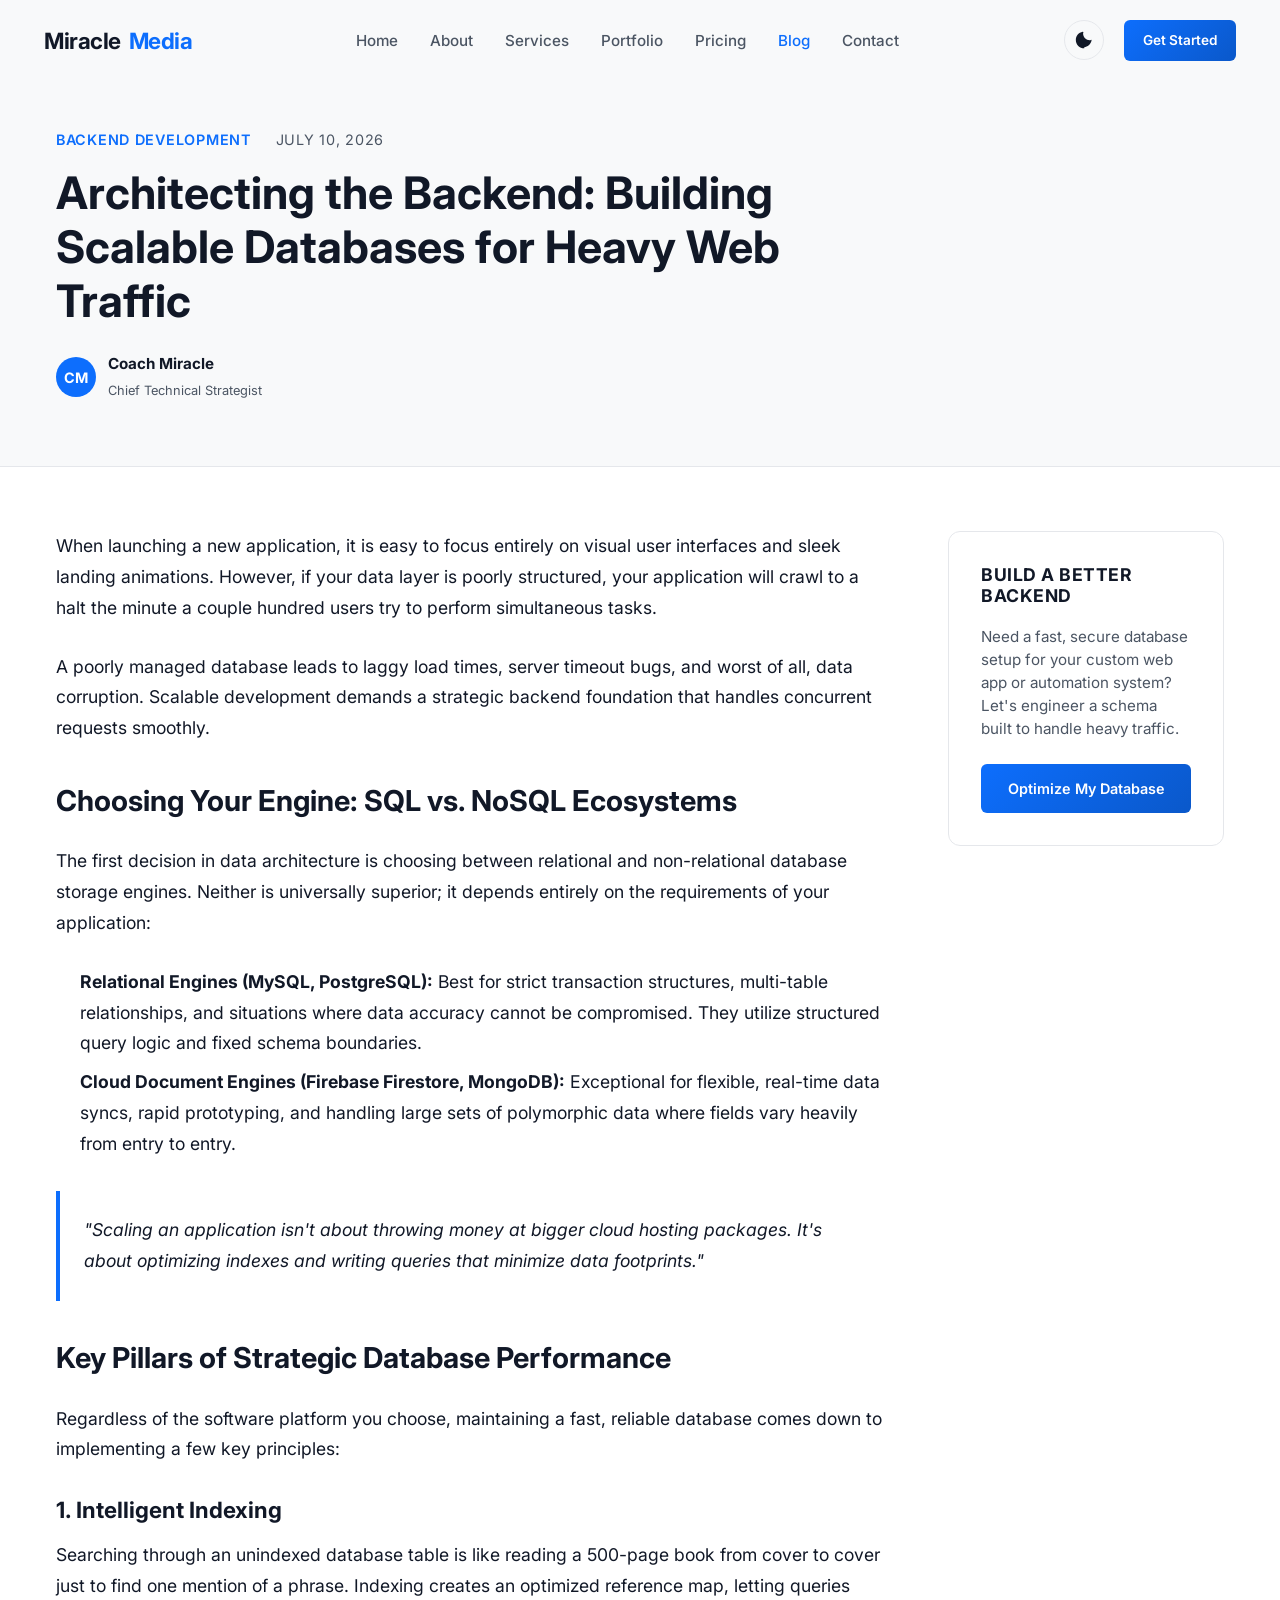
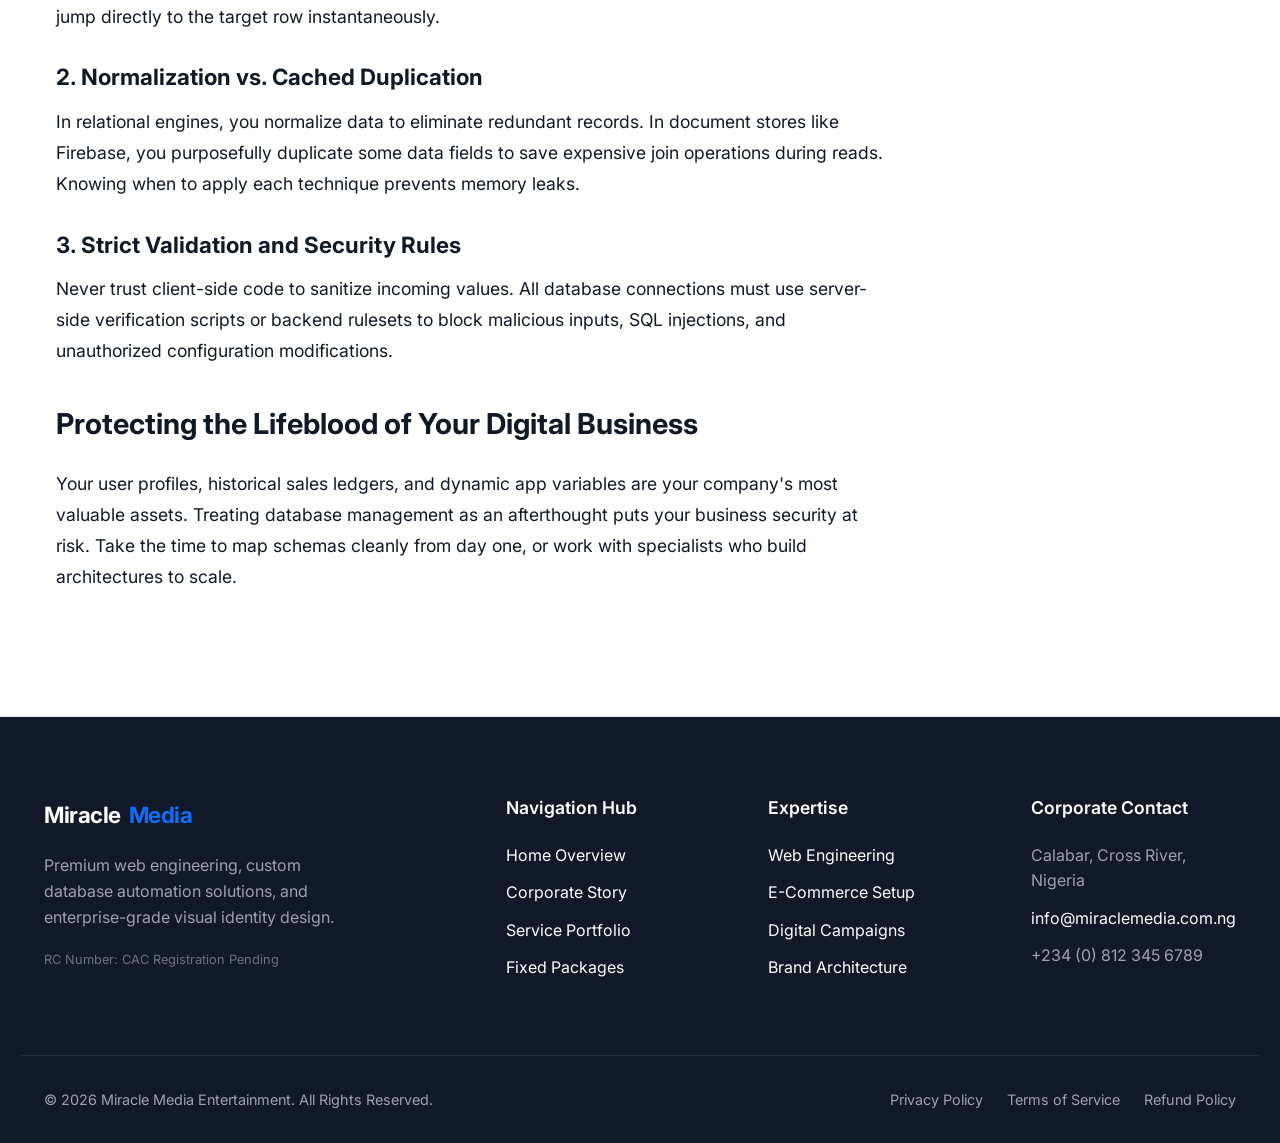
<file: blog-single-database.html>
<!DOCTYPE html>
<html lang="en">
<head>
    <meta charset="UTF-8">
    <meta name="viewport" content="width=device-width, initial-scale=1.0">
    <title>Architecting the Backend: Building Scalable Database Solutions | Miracle Media</title>
    <meta name="description" content="Discover how structured database architecture, proper data normalization, and secure hosting models protect application speed and business workflows.">
    <!-- Core Stylesheet References -->
    <link rel="stylesheet" href="style.css">
    <style>
        /* Article Page Specific Layout Styles */
        .article-hero {
            padding: 8rem 2rem 4rem 2rem;
            background: var(--bg-surface);
            border-bottom: 1px solid var(--border-color);
        }
        .article-meta {
            display: flex;
            align-items: center;
            gap: 1.5rem;
            font-size: 0.9rem;
            color: var(--primary);
            margin-bottom: 1rem;
            font-weight: 600;
            text-transform: uppercase;
            letter-spacing: 0.05em;
        }
        .article-meta .date {
            color: var(--text-muted);
            font-weight: 400;
        }
        .article-hero h1 {
            font-size: 2.8rem;
            line-height: 1.2;
            margin-bottom: 1.5rem;
            color: var(--text-main);
            max-width: 850px;
        }
        .author-badge {
            display: flex;
            align-items: center;
            gap: 0.75rem;
        }
        .author-avatar {
            width: 40px;
            height: 40px;
            background: var(--primary);
            color: #ffffff;
            border-radius: 50%;
            display: flex;
            align-items: center;
            justify-content: center;
            font-weight: 700;
            font-size: 0.9rem;
        }
        .author-details h5 {
            font-size: 0.95rem;
            color: var(--text-main);
            margin: 0;
        }
        .author-details span {
            font-size: 0.8rem;
            color: var(--text-muted);
        }

        /* Core Content Grid layout */
        .article-wrapper {
            padding: 4rem 2rem 6rem 2rem;
        }
        .article-grid {
            display: grid;
            grid-template-columns: 3fr 1fr;
            gap: 4rem;
            align-items: start;
        }
        
        /* Typography Elements for Article Body */
        .article-body {
            font-size: 1.1rem;
            line-height: 1.75;
            color: var(--text-main);
        }
        .article-body p {
            margin-bottom: 1.75rem;
        }
        .article-body h2 {
            font-size: 1.8rem;
            margin: 2.5rem 0 1rem 0;
            color: var(--text-main);
        }
        .article-body h3 {
            font-size: 1.4rem;
            margin: 2rem 0 1rem 0;
            color: var(--text-main);
        }
        .article-body blockquote {
            background: var(--bg-card);
            border-left: 4px solid var(--primary);
            padding: 1.5rem;
            margin: 2rem 0;
            border-radius: 0 8px 8px 0;
            font-style: italic;
        }
        .article-body ul, .article-body ol {
            margin-bottom: 1.75rem;
            padding-left: 1.5rem;
        }
        .article-body li {
            margin-bottom: 0.5rem;
        }

        /* Sidebar Elements */
        .article-sidebar {
            background: var(--bg-card);
            border: 1px solid var(--border-color);
            padding: 2rem;
            border-radius: 12px;
            position: sticky;
            top: 100px;
        }
        .sidebar-title {
            font-size: 1.1rem;
            font-weight: 700;
            margin-bottom: 1.25rem;
            color: var(--text-main);
            text-transform: uppercase;
            letter-spacing: 0.03em;
        }
        .cta-sidebar-box p {
            font-size: 0.95rem;
            color: var(--text-muted);
            line-height: 1.5;
            margin-bottom: 1.5rem;
        }

        @media (max-width: 968px) {
            .article-grid {
                grid-template-columns: 1fr;
                gap: 3rem;
            }
            .article-hero h1 {
                font-size: 2.2rem;
            }
            .article-sidebar {
                position: static;
            }
        }
    </style>
</head>
<body>

    <!-- ==========================================================================
       1. NAVIGATION HEADER (Consistent Framework)
       ========================================================================== -->
    <header class="navbar">
        <div class="container nav-container">
            <a href="index.html" class="logo" aria-label="Miracle Media Entertainment Home">
                Miracle<span>Media</span>
            </a>
            
            <nav class="nav-layout">
                <ul class="nav-menu" id="nav-menu">
                    <li><a href="index.html" class="nav-link">Home</a></li>
                    <li><a href="about.html" class="nav-link">About</a></li>
                    <li><a href="services.html" class="nav-link">Services</a></li>
                    <li><a href="portfolio.html" class="nav-link">Portfolio</a></li>
                    <li><a href="pricing.html" class="nav-link">Pricing</a></li>
                    <li><a href="blog.html" class="nav-link active">Blog</a></li>
                    <li><a href="contact.html" class="nav-link">Contact</a></li>
                </ul>
            </nav>

            <div class="nav-actions">
                <button id="theme-toggle" class="theme-toggle" aria-label="Toggle dark/light website mode">
                    <svg class="sun-icon" viewBox="0 0 24 24" width="20" height="20"><path d="M12 7c-2.76 0-5 2.24-5 5s2.24 5 5 5 5-2.24 5-5-2.24-5-5-5zM2 13h2c.55 0 1-.45 1-1s-.45-1-1-1H2c-.55 0-1 .45-1 1s.45 1 1 1zm18 0h2c.55 0 1-.45 1-1s-.45-1-1-1h-2c-.55 0-1 .45-1 1s.45 1 1 1zM11 2v2c0 .55.45 1 1 1s1-.45 1-1V2c0-.55-.45-1-1-1s-1 .45-1 1zm0 18v2c0 .55.45 1 1 1s1-.45 1-1v-2c0-.55-.45-1-1-1s-1 .45-1 1zM5.99 4.58c-.39-.39-1.03-.39-1.41 0s-.39 1.03 0 1.41l1.06 1.06c.39.39 1.03.39 1.41 0s.39-1.03 0-1.41L5.99 4.58zm12.37 12.37c-.39-.39-1.03-.39-1.41 0s-.39 1.03 0 1.41l1.06 1.06c.39.39 1.03.39 1.41 0s.39-1.03 0-1.41l-1.06-1.06zm1.06-12.37c-.39-.39-1.03-.39-1.41 0l-1.06 1.06c-.39.39-.39 1.03 0 1.41s1.03.39 1.41 0l1.06-1.06c.39-.38.39-1.02 0-1.41zM6.99 16.89l-1.06 1.06c-.39.39-.39 1.03 0 1.41s1.03.39 1.41 0l1.06-1.06c.39-.39.39-1.03 0-1.41s-1.02-.39-1.41 0z"/></svg>
                    <svg class="moon-icon" viewBox="0 0 24 24" width="20" height="20" fill="#111827"><path d="M12.3 22h-.1c-5.5 0-10-4.5-10-10 0-4.8 3.5-8.9 8.2-9.8.5-.1 1 .3.9.8-.1.4-.4.8-.4 1.3 0 4.4 3.6 8 8 8 .4 0 .9-.1 1.3-.4.5-.3 1.1 0 .9.5-.9 4.7-5 8.2-8.8 8.2z"/></svg>
                </button>
                <a href="contact.html" class="btn btn-primary" style="padding: 0.6rem 1.2rem; font-size: 0.85rem;">Get Started</a>
                
                <button class="hamburger" aria-expanded="false" aria-controls="nav-menu" aria-label="Toggle main menu navigation">
                    <span></span>
                    <span></span>
                    <span></span>
                </button>
            </div>
        </div>
    </header>

    <!-- ==========================================================================
       2. ARTICLE HERO / HEADER SECTION
       ========================================================================== -->
    <main>
        <section class="article-hero">
            <div class="container">
                <div class="article-meta">
                    <span>Backend Development</span>
                    <span class="date">July 10, 2026</span>
                </div>
                <h1>Architecting the Backend: Building Scalable Databases for Heavy Web Traffic</h1>
                
                <div class="author-badge">
                    <div class="author-avatar">CM</div>
                    <div class="author-details">
                        <h5>Coach Miracle</h5>
                        <span>Chief Technical Strategist</span>
                    </div>
                </div>
            </div>
        </section>

        <!-- ==========================================================================
           3. CORE CONTENT AREA
           ========================================================================== -->
        <section class="article-wrapper">
            <div class="container">
                <div class="article-grid">
                    
                    <!-- Left Side: Article Body Document -->
                    <article class="article-body">
                        <p>When launching a new application, it is easy to focus entirely on visual user interfaces and sleek landing animations. However, if your data layer is poorly structured, your application will crawl to a halt the minute a couple hundred users try to perform simultaneous tasks.</p>
                        
                        <p>A poorly managed database leads to laggy load times, server timeout bugs, and worst of all, data corruption. Scalable development demands a strategic backend foundation that handles concurrent requests smoothly.</p>
                        
                        <h2>Choosing Your Engine: SQL vs. NoSQL Ecosystems</h2>
                        <p>The first decision in data architecture is choosing between relational and non-relational database storage engines. Neither is universally superior; it depends entirely on the requirements of your application:</p>
                        
                        <ul>
                            <li><strong>Relational Engines (MySQL, PostgreSQL):</strong> Best for strict transaction structures, multi-table relationships, and situations where data accuracy cannot be compromised. They utilize structured query logic and fixed schema boundaries.</li>
                            <li><strong>Cloud Document Engines (Firebase Firestore, MongoDB):</strong> Exceptional for flexible, real-time data syncs, rapid prototyping, and handling large sets of polymorphic data where fields vary heavily from entry to entry.</li>
                        </ul>
                        
                        <blockquote>
                            "Scaling an application isn't about throwing money at bigger cloud hosting packages. It's about optimizing indexes and writing queries that minimize data footprints."
                        </blockquote>

                        <h2>Key Pillars of Strategic Database Performance</h2>
                        <p>Regardless of the software platform you choose, maintaining a fast, reliable database comes down to implementing a few key principles:</p>
                        
                        <h3>1. Intelligent Indexing</h3>
                        <p>Searching through an unindexed database table is like reading a 500-page book from cover to cover just to find one mention of a phrase. Indexing creates an optimized reference map, letting queries jump directly to the target row instantaneously.</p>

                        <h3>2. Normalization vs. Cached Duplication</h3>
                        <p>In relational engines, you normalize data to eliminate redundant records. In document stores like Firebase, you purposefully duplicate some data fields to save expensive join operations during reads. Knowing when to apply each technique prevents memory leaks.</p>

                        <h3>3. Strict Validation and Security Rules</h3>
                        <p>Never trust client-side code to sanitize incoming values. All database connections must use server-side verification scripts or backend rulesets to block malicious inputs, SQL injections, and unauthorized configuration modifications.</p>

                        <h2>Protecting the Lifeblood of Your Digital Business</h2>
                        <p>Your user profiles, historical sales ledgers, and dynamic app variables are your company's most valuable assets. Treating database management as an afterthought puts your business security at risk. Take the time to map schemas cleanly from day one, or work with specialists who build architectures to scale.</p>
                    </article>

                    <!-- Right Side: Sidebar Context -->
                    <aside class="article-sidebar">
                        <div class="cta-sidebar-box">
                            <h4 class="sidebar-title">Build a Better Backend</h4>
                            <p>Need a fast, secure database setup for your custom web app or automation system? Let's engineer a schema built to handle heavy traffic.</p>
                            <!-- Links cleanly directly into the customized parameter layout of contact form -->
                            <a href="contact.html?service=database" class="btn btn-primary" style="display: block; text-align: center; font-size: 0.9rem; padding: 0.8rem;">Optimize My Database</a>
                        </div>
                    </aside>

                </div>
            </div>
        </section>
    </main>

    <!-- ==========================================================================
       4. COMPLIANCE-DRIVEN FOOTER BLOCK (Identical Structure)
       ========================================================================== -->
    <footer class="footer">
        <div class="container footer-grid">
            <div class="footer-brand">
                <a href="index.html" class="logo" style="color: #ffffff;">Miracle<span>Media</span></a>
                <p>Premium web engineering, custom database automation solutions, and enterprise-grade visual identity design.</p>
                <p style="font-size: 0.8rem; color: #6b7280;">RC Number: CAC Registration Pending</p>
            </div>
            <div>
                <h4 class="footer-title">Navigation Hub</h4>
                <div class="footer-links" style="display: flex; flex-direction: column; gap: 0.75rem;">
                    <a href="index.html">Home Overview</a>
                    <a href="about.html">Corporate Story</a>
                    <a href="services.html">Service Portfolio</a>
                    <a href="pricing.html">Fixed Packages</a>
                </div>
            </div>
            <div>
                <h4 class="footer-title">Expertise</h4>
                <div class="footer-links" style="display: flex; flex-direction: column; gap: 0.75rem;">
                    <a href="services.html">Web Engineering</a>
                    <a href="services.html">E-Commerce Setup</a>
                    <a href="services.html">Digital Campaigns</a>
                    <a href="services.html">Brand Architecture</a>
                </div>
            </div>
            <div>
                <h4 class="footer-title">Corporate Contact</h4>
                <div class="footer-links" style="display: flex; flex-direction: column; gap: 0.75rem;">
                    <span style="color: #9ca3af;">Calabar, Cross River, Nigeria</span>
                    <a href="mailto:info@miraclemedia.com.ng">info@miraclemedia.com.ng</a>
                    <span style="color: #9ca3af;">+234 (0) 812 345 6789</span>
                </div>
            </div>
        </div>

        <div class="container footer-bottom">
            <p>&copy; 2026 Miracle Media Entertainment. All Rights Reserved.</p>
            <div class="footer-legal-links">
                <a href="privacy.html" aria-label="Privacy Policy Documentation">Privacy Policy</a>
                <a href="terms.html" aria-label="Terms of Service Agreement">Terms of Service</a>
                <a href="refund.html" aria-label="Refund Framework Structure">Refund Policy</a>
            </div>
        </div>
    </footer>

    <!-- Back to Top Interface Element -->
    <button class="back-to-top" aria-label="Scroll back to top of the screen">
        <svg width="20" height="20" viewBox="0 0 24 24" fill="none" stroke="currentColor" stroke-width="3" stroke-linecap="round" stroke-linejoin="round"><line x1="12" y1="19" x2="12" y2="5"></line><polyline points="5 12 12 5 19 12"></polyline></svg>
    </button>

    <!-- Theme Toggle logic synced across pages -->
    <script src="script.js"></script>
</body>
</html>
</file>
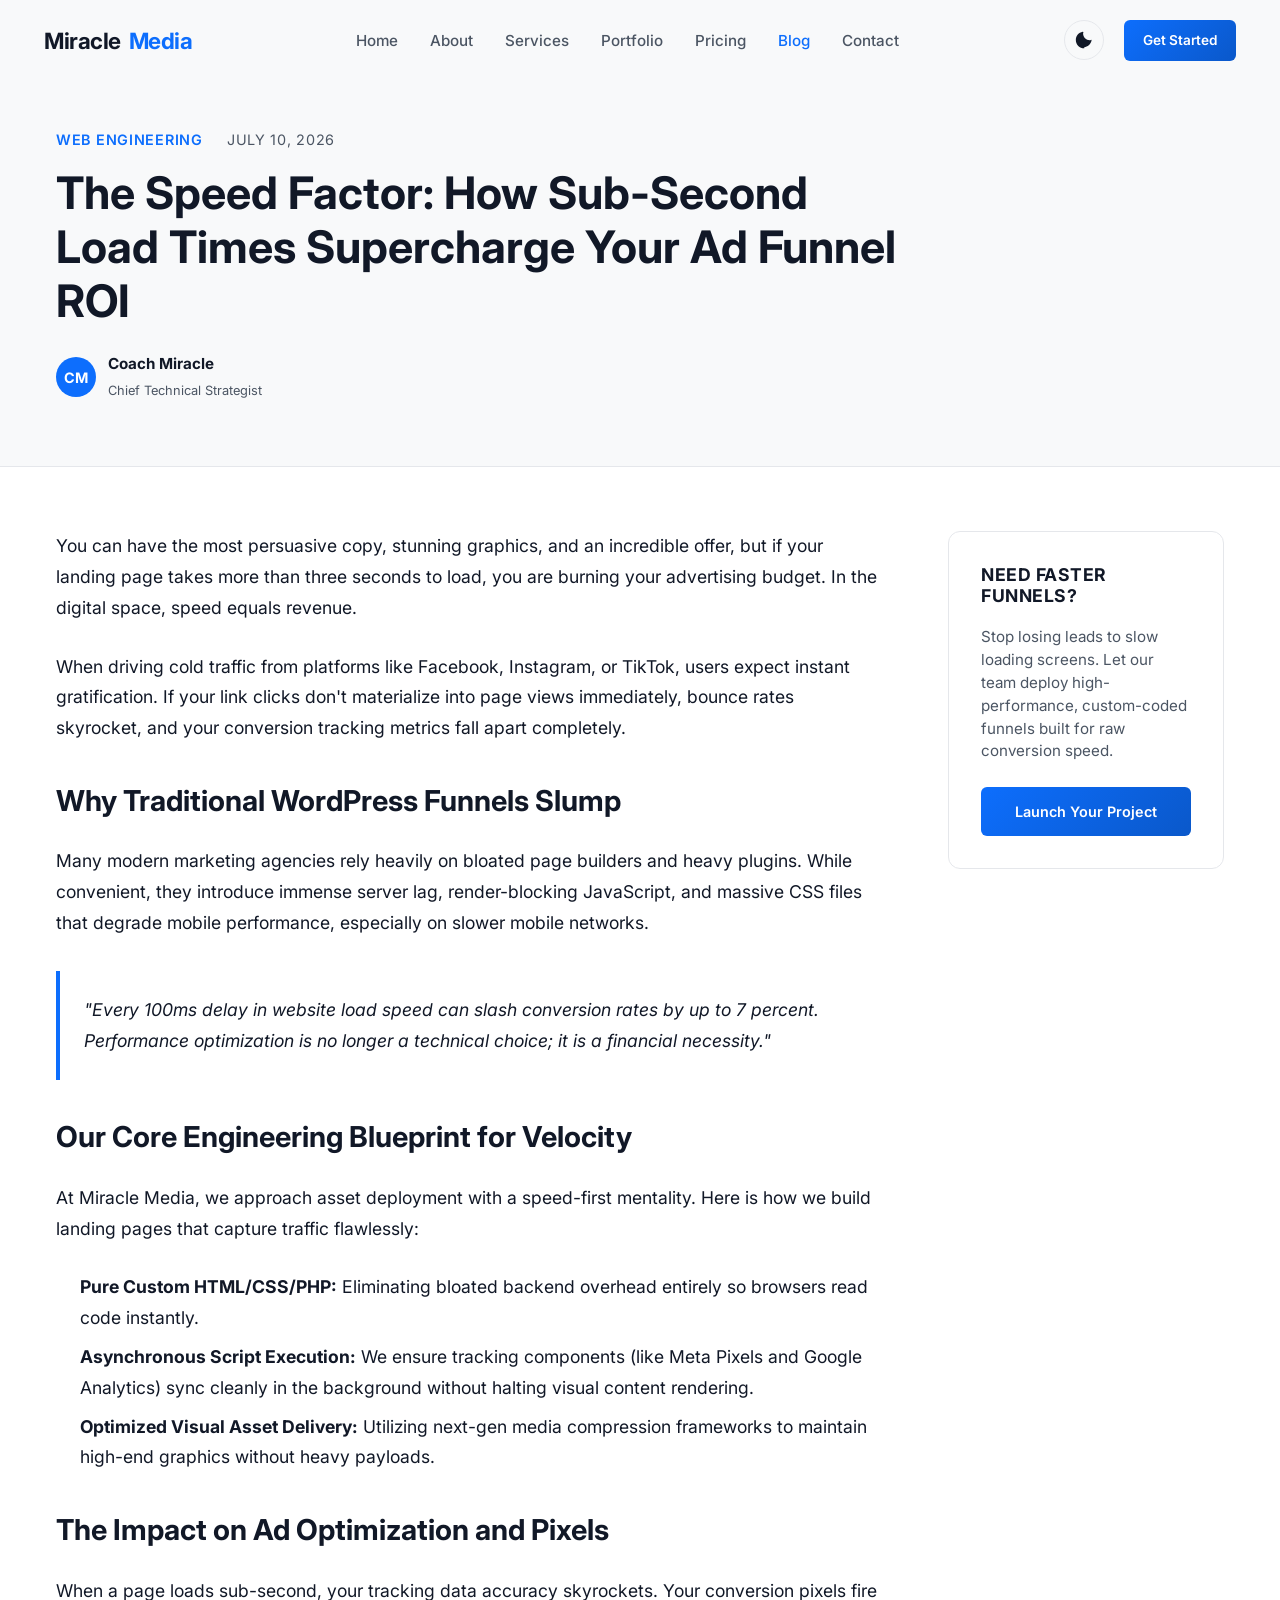
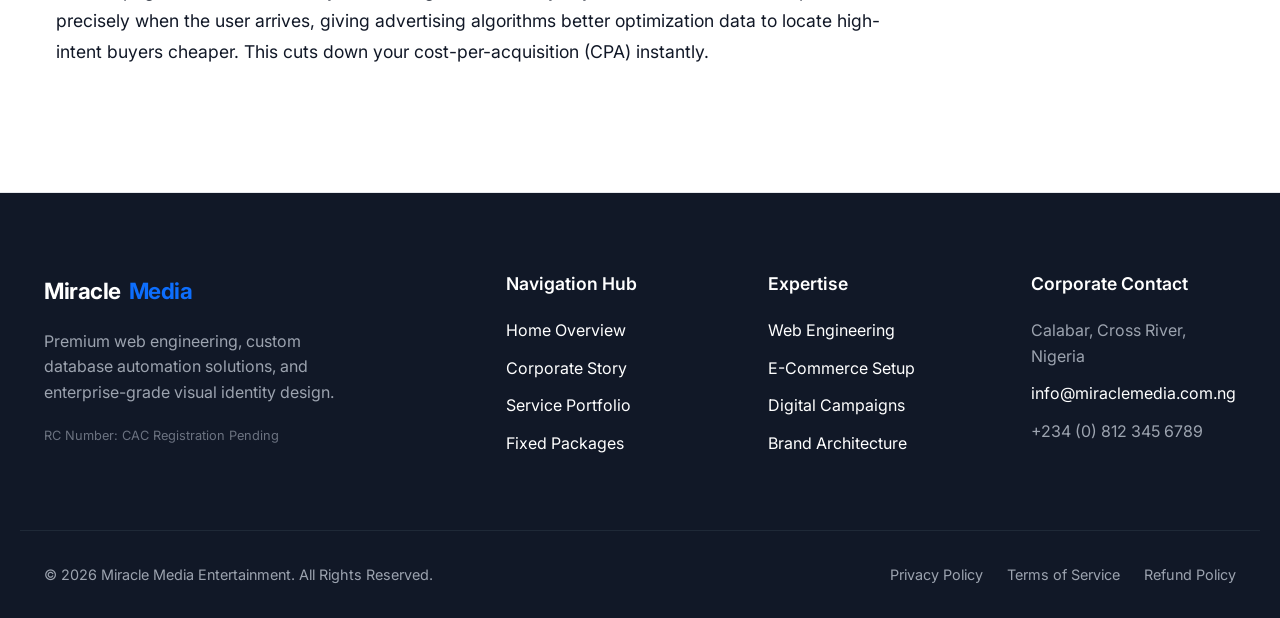
<file: blog-single-speed.html>
<!DOCTYPE html>
<html lang="en">
<head>
    <meta charset="UTF-8">
    <meta name="viewport" content="width=device-width, initial-scale=1.0">
    <title>Maximizing Funnel Conversions via Page Speed Optimization | Miracle Media</title>
    <meta name="description" content="An engineering breakdown on how sub-second load times scale ad conversions and sync flawlessly with tracking pixels.">
    <!-- Core Stylesheet References -->
    <link rel="stylesheet" href="style.css">
    <style>
        /* Article Page Specific Layout Styles */
        .article-hero {
            padding: 8rem 2rem 4rem 2rem;
            background: var(--bg-surface);
            border-bottom: 1px solid var(--border-color);
        }
        .article-meta {
            display: flex;
            align-items: center;
            gap: 1.5rem;
            font-size: 0.9rem;
            color: var(--primary);
            margin-bottom: 1rem;
            font-weight: 600;
            text-transform: uppercase;
            letter-spacing: 0.05em;
        }
        .article-meta .date {
            color: var(--text-muted);
            font-weight: 400;
        }
        .article-hero h1 {
            font-size: 2.8rem;
            line-height: 1.2;
            margin-bottom: 1.5rem;
            color: var(--text-main);
            max-width: 850px;
        }
        .author-badge {
            display: flex;
            align-items: center;
            gap: 0.75rem;
        }
        .author-avatar {
            width: 40px;
            height: 40px;
            background: var(--primary);
            color: #ffffff;
            border-radius: 50%;
            display: flex;
            align-items: center;
            justify-content: center;
            font-weight: 700;
            font-size: 0.9rem;
        }
        .author-details h5 {
            font-size: 0.95rem;
            color: var(--text-main);
            margin: 0;
        }
        .author-details span {
            font-size: 0.8rem;
            color: var(--text-muted);
        }

        /* Core Content Grid layout */
        .article-wrapper {
            padding: 4rem 2rem 6rem 2rem;
        }
        .article-grid {
            display: grid;
            grid-template-columns: 3fr 1fr;
            gap: 4rem;
            align-items: start;
        }
        
        /* Typography Elements for Article Body */
        .article-body {
            font-size: 1.1rem;
            line-height: 1.75;
            color: var(--text-main);
        }
        .article-body p {
            margin-bottom: 1.75rem;
        }
        .article-body h2 {
            font-size: 1.8rem;
            margin: 2.5rem 0 1rem 0;
            color: var(--text-main);
        }
        .article-body h3 {
            font-size: 1.4rem;
            margin: 2rem 0 1rem 0;
            color: var(--text-main);
        }
        .article-body blockquote {
            background: var(--bg-card);
            border-left: 4px solid var(--primary);
            padding: 1.5rem;
            margin: 2rem 0;
            border-radius: 0 8px 8px 0;
            font-style: italic;
        }
        .article-body ul, .article-body ol {
            margin-bottom: 1.75rem;
            padding-left: 1.5rem;
        }
        .article-body li {
            margin-bottom: 0.5rem;
        }

        /* Sidebar Elements */
        .article-sidebar {
            background: var(--bg-card);
            border: 1px solid var(--border-color);
            padding: 2rem;
            border-radius: 12px;
            position: sticky;
            top: 100px;
        }
        .sidebar-title {
            font-size: 1.1rem;
            font-weight: 700;
            margin-bottom: 1.25rem;
            color: var(--text-main);
            text-transform: uppercase;
            letter-spacing: 0.03em;
        }
        .cta-sidebar-box p {
            font-size: 0.95rem;
            color: var(--text-muted);
            line-height: 1.5;
            margin-bottom: 1.5rem;
        }

        @media (max-width: 968px) {
            .article-grid {
                grid-template-columns: 1fr;
                gap: 3rem;
            }
            .article-hero h1 {
                font-size: 2.2rem;
            }
            .article-sidebar {
                position: static;
            }
        }
    </style>
</head>
<body>

    <!-- ==========================================================================
       1. NAVIGATION HEADER (Consistent Framework)
       ========================================================================== -->
    <header class="navbar">
        <div class="container nav-container">
            <a href="index.html" class="logo" aria-label="Miracle Media Entertainment Home">
                Miracle<span>Media</span>
            </a>
            
            <nav class="nav-layout">
                <ul class="nav-menu" id="nav-menu">
                    <li><a href="index.html" class="nav-link">Home</a></li>
                    <li><a href="about.html" class="nav-link">About</a></li>
                    <li><a href="services.html" class="nav-link">Services</a></li>
                    <li><a href="portfolio.html" class="nav-link">Portfolio</a></li>
                    <li><a href="pricing.html" class="nav-link">Pricing</a></li>
                    <li><a href="blog.html" class="nav-link active">Blog</a></li>
                    <li><a href="contact.html" class="nav-link">Contact</a></li>
                </ul>
            </nav>

            <div class="nav-actions">
                <button id="theme-toggle" class="theme-toggle" aria-label="Toggle dark/light website mode">
                    <svg class="sun-icon" viewBox="0 0 24 24" width="20" height="20"><path d="M12 7c-2.76 0-5 2.24-5 5s2.24 5 5 5 5-2.24 5-5-2.24-5-5-5zM2 13h2c.55 0 1-.45 1-1s-.45-1-1-1H2c-.55 0-1 .45-1 1s.45 1 1 1zm18 0h2c.55 0 1-.45 1-1s-.45-1-1-1h-2c-.55 0-1 .45-1 1s.45 1 1 1zM11 2v2c0 .55.45 1 1 1s1-.45 1-1V2c0-.55-.45-1-1-1s-1 .45-1 1zm0 18v2c0 .55.45 1 1 1s1-.45 1-1v-2c0-.55-.45-1-1-1s-1 .45-1 1zM5.99 4.58c-.39-.39-1.03-.39-1.41 0s-.39 1.03 0 1.41l1.06 1.06c.39.39 1.03.39 1.41 0s.39-1.03 0-1.41L5.99 4.58zm12.37 12.37c-.39-.39-1.03-.39-1.41 0s-.39 1.03 0 1.41l1.06 1.06c.39.39 1.03.39 1.41 0s.39-1.03 0-1.41l-1.06-1.06zm1.06-12.37c-.39-.39-1.03-.39-1.41 0l-1.06 1.06c-.39.39-.39 1.03 0 1.41s1.03.39 1.41 0l1.06-1.06c.39-.38.39-1.02 0-1.41zM6.99 16.89l-1.06 1.06c-.39.39-.39 1.03 0 1.41s1.03.39 1.41 0l1.06-1.06c.39-.39.39-1.03 0-1.41s-1.02-.39-1.41 0z"/></svg>
                    <svg class="moon-icon" viewBox="0 0 24 24" width="20" height="20" fill="#111827"><path d="M12.3 22h-.1c-5.5 0-10-4.5-10-10 0-4.8 3.5-8.9 8.2-9.8.5-.1 1 .3.9.8-.1.4-.4.8-.4 1.3 0 4.4 3.6 8 8 8 .4 0 .9-.1 1.3-.4.5-.3 1.1 0 .9.5-.9 4.7-5 8.2-8.8 8.2z"/></svg>
                </button>
                <a href="contact.html" class="btn btn-primary" style="padding: 0.6rem 1.2rem; font-size: 0.85rem;">Get Started</a>
                
                <button class="hamburger" aria-expanded="false" aria-controls="nav-menu" aria-label="Toggle main menu navigation">
                    <span></span>
                    <span></span>
                    <span></span>
                </button>
            </div>
        </div>
    </header>

    <!-- ==========================================================================
       2. ARTICLE HERO / HEADER SECTION
       ========================================================================== -->
    <main>
        <section class="article-hero">
            <div class="container">
                <div class="article-meta">
                    <span>Web Engineering</span>
                    <span class="date">July 10, 2026</span>
                </div>
                <h1>The Speed Factor: How Sub-Second Load Times Supercharge Your Ad Funnel ROI</h1>
                
                <div class="author-badge">
                    <div class="author-avatar">CM</div>
                    <div class="author-details">
                        <h5>Coach Miracle</h5>
                        <span>Chief Technical Strategist</span>
                    </div>
                </div>
            </div>
        </section>

        <!-- ==========================================================================
           3. CORE CONTENT AREA
           ========================================================================== -->
        <section class="article-wrapper">
            <div class="container">
                <div class="article-grid">
                    
                    <!-- Left Side: Article Body Document -->
                    <article class="article-body">
                        <p>You can have the most persuasive copy, stunning graphics, and an incredible offer, but if your landing page takes more than three seconds to load, you are burning your advertising budget. In the digital space, speed equals revenue.</p>
                        
                        <p>When driving cold traffic from platforms like Facebook, Instagram, or TikTok, users expect instant gratification. If your link clicks don't materialize into page views immediately, bounce rates skyrocket, and your conversion tracking metrics fall apart completely.</p>
                        
                        <h2>Why Traditional WordPress Funnels Slump</h2>
                        <p>Many modern marketing agencies rely heavily on bloated page builders and heavy plugins. While convenient, they introduce immense server lag, render-blocking JavaScript, and massive CSS files that degrade mobile performance, especially on slower mobile networks.</p>
                        
                        <blockquote>
                            "Every 100ms delay in website load speed can slash conversion rates by up to 7 percent. Performance optimization is no longer a technical choice; it is a financial necessity."
                        </blockquote>

                        <h2>Our Core Engineering Blueprint for Velocity</h2>
                        <p>At Miracle Media, we approach asset deployment with a speed-first mentality. Here is how we build landing pages that capture traffic flawlessly:</p>
                        
                        <ul>
                            <li><strong>Pure Custom HTML/CSS/PHP:</strong> Eliminating bloated backend overhead entirely so browsers read code instantly.</li>
                            <li><strong>Asynchronous Script Execution:</strong> We ensure tracking components (like Meta Pixels and Google Analytics) sync cleanly in the background without halting visual content rendering.</li>
                            <li><strong>Optimized Visual Asset Delivery:</strong> Utilizing next-gen media compression frameworks to maintain high-end graphics without heavy payloads.</li>
                        </ul>

                        <h2>The Impact on Ad Optimization and Pixels</h2>
                        <p>When a page loads sub-second, your tracking data accuracy skyrockets. Your conversion pixels fire precisely when the user arrives, giving advertising algorithms better optimization data to locate high-intent buyers cheaper. This cuts down your cost-per-acquisition (CPA) instantly.</p>
                    </article>

                    <!-- Right Side: Sidebar Context -->
                    <aside class="article-sidebar">
                        <div class="cta-sidebar-box">
                            <h4 class="sidebar-title">Need Faster Funnels?</h4>
                            <p>Stop losing leads to slow loading screens. Let our team deploy high-performance, custom-coded funnels built for raw conversion speed.</p>
                            <!-- Links cleanly directly into the customized parameter layout of contact form -->
                            <a href="contact.html?tier=enterprise" class="btn btn-primary" style="display: block; text-align: center; font-size: 0.9rem; padding: 0.8rem;">Launch Your Project</a>
                        </div>
                    </aside>

                </div>
            </div>
        </section>
    </main>

    <!-- ==========================================================================
       4. COMPLIANCE-DRIVEN FOOTER BLOCK (Identical Structure)
       ========================================================================== -->
    <footer class="footer">
        <div class="container footer-grid">
            <div class="footer-brand">
                <a href="index.html" class="logo" style="color: #ffffff;">Miracle<span>Media</span></a>
                <p>Premium web engineering, custom database automation solutions, and enterprise-grade visual identity design.</p>
                <p style="font-size: 0.8rem; color: #6b7280;">RC Number: CAC Registration Pending</p>
            </div>
            <div>
                <h4 class="footer-title">Navigation Hub</h4>
                <div class="footer-links" style="display: flex; flex-direction: column; gap: 0.75rem;">
                    <a href="index.html">Home Overview</a>
                    <a href="about.html">Corporate Story</a>
                    <a href="services.html">Service Portfolio</a>
                    <a href="pricing.html">Fixed Packages</a>
                </div>
            </div>
            <div>
                <h4 class="footer-title">Expertise</h4>
                <div class="footer-links" style="display: flex; flex-direction: column; gap: 0.75rem;">
                    <a href="services.html">Web Engineering</a>
                    <a href="services.html">E-Commerce Setup</a>
                    <a href="services.html">Digital Campaigns</a>
                    <a href="services.html">Brand Architecture</a>
                </div>
            </div>
            <div>
                <h4 class="footer-title">Corporate Contact</h4>
                <div class="footer-links" style="display: flex; flex-direction: column; gap: 0.75rem;">
                    <span style="color: #9ca3af;">Calabar, Cross River, Nigeria</span>
                    <a href="mailto:info@miraclemedia.com.ng">info@miraclemedia.com.ng</a>
                    <span style="color: #9ca3af;">+234 (0) 812 345 6789</span>
                </div>
            </div>
        </div>

        <div class="container footer-bottom">
            <p>&copy; 2026 Miracle Media Entertainment. All Rights Reserved.</p>
            <div class="footer-legal-links">
                <a href="privacy.html" aria-label="Privacy Policy Documentation">Privacy Policy</a>
                <a href="terms.html" aria-label="Terms of Service Agreement">Terms of Service</a>
                <a href="refund.html" aria-label="Refund Framework Structure">Refund Policy</a>
            </div>
        </div>
    </footer>

    <!-- Back to Top Interface Element -->
    <button class="back-to-top" aria-label="Scroll back to top of the screen">
        <svg width="20" height="20" viewBox="0 0 24 24" fill="none" stroke="currentColor" stroke-width="3" stroke-linecap="round" stroke-linejoin="round"><line x1="12" y1="19" x2="12" y2="5"></line><polyline points="5 12 12 5 19 12"></polyline></svg>
    </button>

    <!-- Theme Toggle logic synced across pages -->
    <script src="script.js"></script>
</body>
</html>
</file>
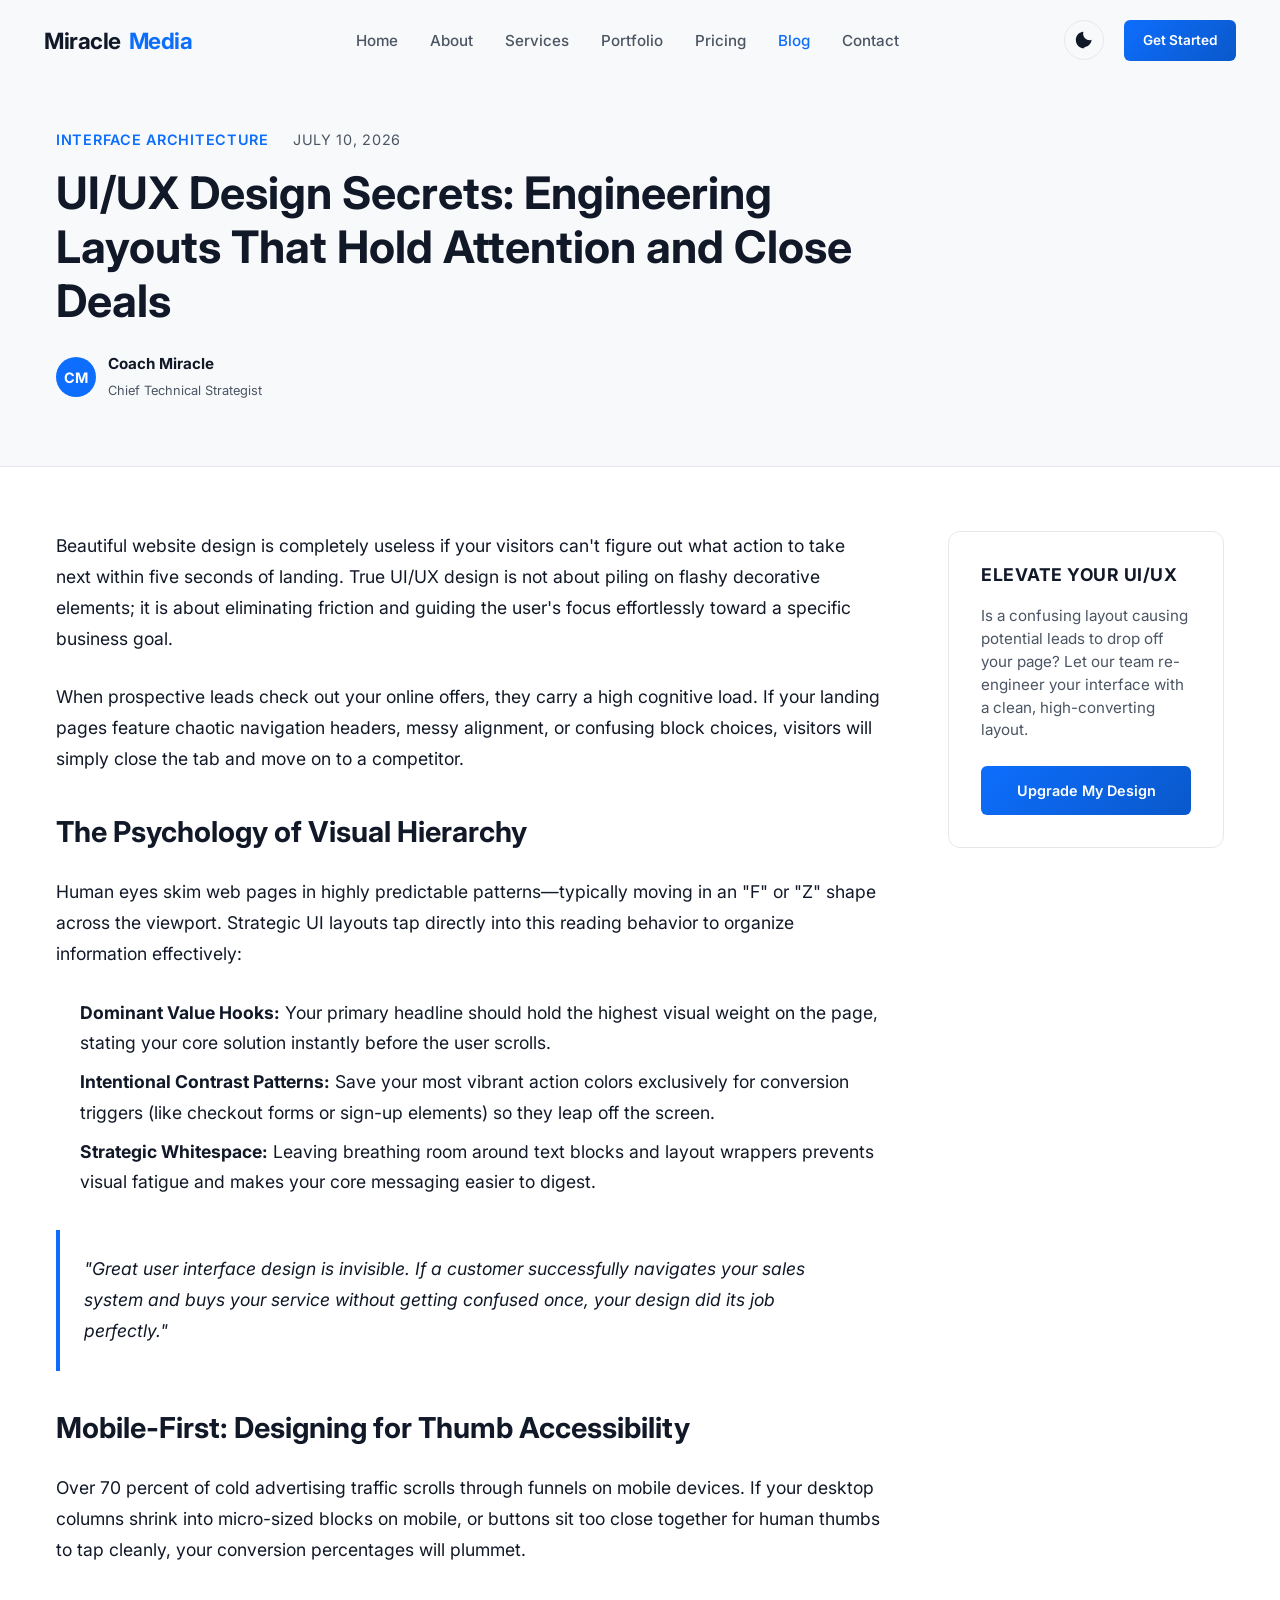
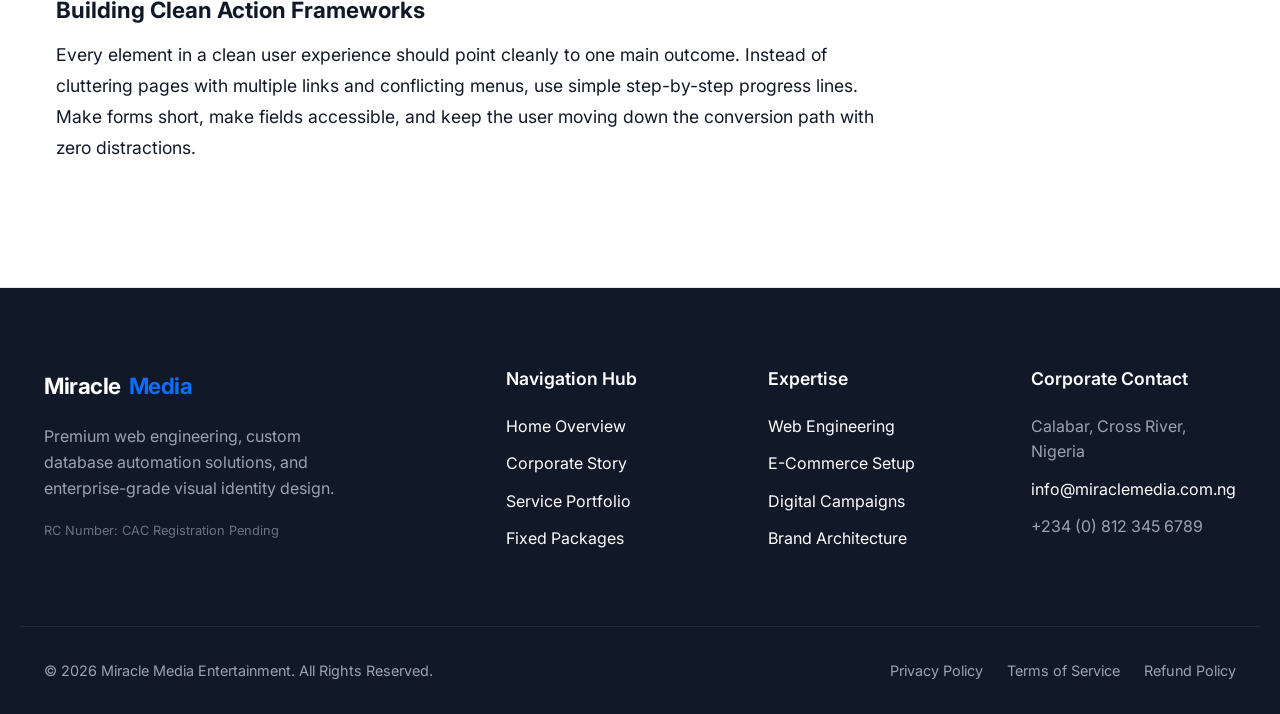
<file: blog-single-uiux.html>
<!DOCTYPE html>
<html lang="en">
<head>
    <meta charset="UTF-8">
    <meta name="viewport" content="width=device-width, initial-scale=1.0">
    <title>UI/UX Dynamics: Designing Interfaces That Captivate and Convert | Miracle Media</title>
    <meta name="description" content="An engineering breakdown of user experience architecture, cognitive load management, and visual hierarchy principles that hold consumer attention.">
    <!-- Core Stylesheet References -->
    <link rel="stylesheet" href="style.css">
    <style>
        /* Article Page Specific Layout Styles */
        .article-hero {
            padding: 8rem 2rem 4rem 2rem;
            background: var(--bg-surface);
            border-bottom: 1px solid var(--border-color);
        }
        .article-meta {
            display: flex;
            align-items: center;
            gap: 1.5rem;
            font-size: 0.9rem;
            color: var(--primary);
            margin-bottom: 1rem;
            font-weight: 600;
            text-transform: uppercase;
            letter-spacing: 0.05em;
        }
        .article-meta .date {
            color: var(--text-muted);
            font-weight: 400;
        }
        .article-hero h1 {
            font-size: 2.8rem;
            line-height: 1.2;
            margin-bottom: 1.5rem;
            color: var(--text-main);
            max-width: 850px;
        }
        .author-badge {
            display: flex;
            align-items: center;
            gap: 0.75rem;
        }
        .author-avatar {
            width: 40px;
            height: 40px;
            background: var(--primary);
            color: #ffffff;
            border-radius: 50%;
            display: flex;
            align-items: center;
            justify-content: center;
            font-weight: 700;
            font-size: 0.9rem;
        }
        .author-details h5 {
            font-size: 0.95rem;
            color: var(--text-main);
            margin: 0;
        }
        .author-details span {
            font-size: 0.8rem;
            color: var(--text-muted);
        }

        /* Core Content Grid layout */
        .article-wrapper {
            padding: 4rem 2rem 6rem 2rem;
        }
        .article-grid {
            display: grid;
            grid-template-columns: 3fr 1fr;
            gap: 4rem;
            align-items: start;
        }
        
        /* Typography Elements for Article Body */
        .article-body {
            font-size: 1.1rem;
            line-height: 1.75;
            color: var(--text-main);
        }
        .article-body p {
            margin-bottom: 1.75rem;
        }
        .article-body h2 {
            font-size: 1.8rem;
            margin: 2.5rem 0 1rem 0;
            color: var(--text-main);
        }
        .article-body h3 {
            font-size: 1.4rem;
            margin: 2rem 0 1rem 0;
            color: var(--text-main);
        }
        .article-body blockquote {
            background: var(--bg-card);
            border-left: 4px solid var(--primary);
            padding: 1.5rem;
            margin: 2rem 0;
            border-radius: 0 8px 8px 0;
            font-style: italic;
        }
        .article-body ul, .article-body ol {
            margin-bottom: 1.75rem;
            padding-left: 1.5rem;
        }
        .article-body li {
            margin-bottom: 0.5rem;
        }

        /* Sidebar Elements */
        .article-sidebar {
            background: var(--bg-card);
            border: 1px solid var(--border-color);
            padding: 2rem;
            border-radius: 12px;
            position: sticky;
            top: 100px;
        }
        .sidebar-title {
            font-size: 1.1rem;
            font-weight: 700;
            margin-bottom: 1.25rem;
            color: var(--text-main);
            text-transform: uppercase;
            letter-spacing: 0.03em;
        }
        .cta-sidebar-box p {
            font-size: 0.95rem;
            color: var(--text-muted);
            line-height: 1.5;
            margin-bottom: 1.5rem;
        }

        @media (max-width: 968px) {
            .article-grid {
                grid-template-columns: 1fr;
                gap: 3rem;
            }
            .article-hero h1 {
                font-size: 2.2rem;
            }
            .article-sidebar {
                position: static;
            }
        }
    </style>
</head>
<body>

    <!-- ==========================================================================
       1. NAVIGATION HEADER (Consistent Framework)
       ========================================================================== -->
    <header class="navbar">
        <div class="container nav-container">
            <a href="index.html" class="logo" aria-label="Miracle Media Entertainment Home">
                Miracle<span>Media</span>
            </a>
            
            <nav class="nav-layout">
                <ul class="nav-menu" id="nav-menu">
                    <li><a href="index.html" class="nav-link">Home</a></li>
                    <li><a href="about.html" class="nav-link">About</a></li>
                    <li><a href="services.html" class="nav-link">Services</a></li>
                    <li><a href="portfolio.html" class="nav-link">Portfolio</a></li>
                    <li><a href="pricing.html" class="nav-link">Pricing</a></li>
                    <li><a href="blog.html" class="nav-link active">Blog</a></li>
                    <li><a href="contact.html" class="nav-link">Contact</a></li>
                </ul>
            </nav>

            <div class="nav-actions">
                <button id="theme-toggle" class="theme-toggle" aria-label="Toggle dark/light website mode">
                    <svg class="sun-icon" viewBox="0 0 24 24" width="20" height="20"><path d="M12 7c-2.76 0-5 2.24-5 5s2.24 5 5 5 5-2.24 5-5-2.24-5-5-5zM2 13h2c.55 0 1-.45 1-1s-.45-1-1-1H2c-.55 0-1 .45-1 1s.45 1 1 1zm18 0h2c.55 0 1-.45 1-1s-.45-1-1-1h-2c-.55 0-1 .45-1 1s.45 1 1 1zM11 2v2c0 .55.45 1 1 1s1-.45 1-1V2c0-.55-.45-1-1-1s-1 .45-1 1zm0 18v2c0 .55.45 1 1 1s1-.45 1-1v-2c0-.55-.45-1-1-1s-1 .45-1 1zM5.99 4.58c-.39-.39-1.03-.39-1.41 0s-.39 1.03 0 1.41l1.06 1.06c.39.39 1.03.39 1.41 0s.39-1.03 0-1.41L5.99 4.58zm12.37 12.37c-.39-.39-1.03-.39-1.41 0s-.39 1.03 0 1.41l1.06 1.06c.39.39 1.03.39 1.41 0s.39-1.03 0-1.41l-1.06-1.06zm1.06-12.37c-.39-.39-1.03-.39-1.41 0l-1.06 1.06c-.39.39-.39 1.03 0 1.41s1.03.39 1.41 0l1.06-1.06c.39-.38.39-1.02 0-1.41zM6.99 16.89l-1.06 1.06c-.39.39-.39 1.03 0 1.41s1.03.39 1.41 0l1.06-1.06c.39-.39.39-1.03 0-1.41s-1.02-.39-1.41 0z"/></svg>
                    <svg class="moon-icon" viewBox="0 0 24 24" width="20" height="20" fill="#111827"><path d="M12.3 22h-.1c-5.5 0-10-4.5-10-10 0-4.8 3.5-8.9 8.2-9.8.5-.1 1 .3.9.8-.1.4-.4.8-.4 1.3 0 4.4 3.6 8 8 8 .4 0 .9-.1 1.3-.4.5-.3 1.1 0 .9.5-.9 4.7-5 8.2-8.8 8.2z"/></svg>
                </button>
                <a href="contact.html" class="btn btn-primary" style="padding: 0.6rem 1.2rem; font-size: 0.85rem;">Get Started</a>
                
                <button class="hamburger" aria-expanded="false" aria-controls="nav-menu" aria-label="Toggle main menu navigation">
                    <span></span>
                    <span></span>
                    <span></span>
                </button>
            </div>
        </div>
    </header>

    <!-- ==========================================================================
       2. ARTICLE HERO / HEADER SECTION
       ========================================================================== -->
    <main>
        <section class="article-hero">
            <div class="container">
                <div class="article-meta">
                    <span>Interface Architecture</span>
                    <span class="date">July 10, 2026</span>
                </div>
                <h1>UI/UX Design Secrets: Engineering Layouts That Hold Attention and Close Deals</h1>
                
                <div class="author-badge">
                    <div class="author-avatar">CM</div>
                    <div class="author-details">
                        <h5>Coach Miracle</h5>
                        <span>Chief Technical Strategist</span>
                    </div>
                </div>
            </div>
        </section>

        <!-- ==========================================================================
           3. CORE CONTENT AREA
           ========================================================================== -->
        <section class="article-wrapper">
            <div class="container">
                <div class="article-grid">
                    
                    <!-- Left Side: Article Body Document -->
                    <article class="article-body">
                        <p>Beautiful website design is completely useless if your visitors can't figure out what action to take next within five seconds of landing. True UI/UX design is not about piling on flashy decorative elements; it is about eliminating friction and guiding the user's focus effortlessly toward a specific business goal.</p>
                        
                        <p>When prospective leads check out your online offers, they carry a high cognitive load. If your landing pages feature chaotic navigation headers, messy alignment, or confusing block choices, visitors will simply close the tab and move on to a competitor.</p>
                        
                        <h2>The Psychology of Visual Hierarchy</h2>
                        <p>Human eyes skim web pages in highly predictable patterns—typically moving in an "F" or "Z" shape across the viewport. Strategic UI layouts tap directly into this reading behavior to organize information effectively:</p>
                        
                        <ul>
                            <li><strong>Dominant Value Hooks:</strong> Your primary headline should hold the highest visual weight on the page, stating your core solution instantly before the user scrolls.</li>
                            <li><strong>Intentional Contrast Patterns:</strong> Save your most vibrant action colors exclusively for conversion triggers (like checkout forms or sign-up elements) so they leap off the screen.</li>
                            <li><strong>Strategic Whitespace:</strong> Leaving breathing room around text blocks and layout wrappers prevents visual fatigue and makes your core messaging easier to digest.</li>
                        </ul>
                        
                        <blockquote>
                            "Great user interface design is invisible. If a customer successfully navigates your sales system and buys your service without getting confused once, your design did its job perfectly."
                        </blockquote>

                        <h2>Mobile-First: Designing for Thumb Accessibility</h2>
                        <p>Over 70 percent of cold advertising traffic scrolls through funnels on mobile devices. If your desktop columns shrink into micro-sized blocks on mobile, or buttons sit too close together for human thumbs to tap cleanly, your conversion percentages will plummet.</p>
                        
                        <h3>Building Clean Action Frameworks</h3>
                        <p>Every element in a clean user experience should point cleanly to one main outcome. Instead of cluttering pages with multiple links and conflicting menus, use simple step-by-step progress lines. Make forms short, make fields accessible, and keep the user moving down the conversion path with zero distractions.</p>
                    </article>

                    <!-- Right Side: Sidebar Context -->
                    <aside class="article-sidebar">
                        <div class="cta-sidebar-box">
                            <h4 class="sidebar-title">Elevate Your UI/UX</h4>
                            <p>Is a confusing layout causing potential leads to drop off your page? Let our team re-engineer your interface with a clean, high-converting layout.</p>
                            <!-- Links cleanly directly into the customized parameter layout of contact form -->
                            <a href="contact.html?tier=growth" class="btn btn-primary" style="display: block; text-align: center; font-size: 0.9rem; padding: 0.8rem;">Upgrade My Design</a>
                        </div>
                    </aside>

                </div>
            </div>
        </section>
    </main>

    <!-- ==========================================================================
       4. COMPLIANCE-DRIVEN FOOTER BLOCK (Identical Structure)
       ========================================================================== -->
    <footer class="footer">
        <div class="container footer-grid">
            <div class="footer-brand">
                <a href="index.html" class="logo" style="color: #ffffff;">Miracle<span>Media</span></a>
                <p>Premium web engineering, custom database automation solutions, and enterprise-grade visual identity design.</p>
                <p style="font-size: 0.8rem; color: #6b7280;">RC Number: CAC Registration Pending</p>
            </div>
            <div>
                <h4 class="footer-title">Navigation Hub</h4>
                <div class="footer-links" style="display: flex; flex-direction: column; gap: 0.75rem;">
                    <a href="index.html">Home Overview</a>
                    <a href="about.html">Corporate Story</a>
                    <a href="services.html">Service Portfolio</a>
                    <a href="pricing.html">Fixed Packages</a>
                </div>
            </div>
            <div>
                <h4 class="footer-title">Expertise</h4>
                <div class="footer-links" style="display: flex; flex-direction: column; gap: 0.75rem;">
                    <a href="services.html">Web Engineering</a>
                    <a href="services.html">E-Commerce Setup</a>
                    <a href="services.html">Digital Campaigns</a>
                    <a href="services.html">Brand Architecture</a>
                </div>
            </div>
            <div>
                <h4 class="footer-title">Corporate Contact</h4>
                <div class="footer-links" style="display: flex; flex-direction: column; gap: 0.75rem;">
                    <span style="color: #9ca3af;">Calabar, Cross River, Nigeria</span>
                    <a href="mailto:info@miraclemedia.com.ng">info@miraclemedia.com.ng</a>
                    <span style="color: #9ca3af;">+234 (0) 812 345 6789</span>
                </div>
            </div>
        </div>

        <div class="container footer-bottom">
            <p>&copy; 2026 Miracle Media Entertainment. All Rights Reserved.</p>
            <div class="footer-legal-links">
                <a href="privacy.html" aria-label="Privacy Policy Documentation">Privacy Policy</a>
                <a href="terms.html" aria-label="Terms of Service Agreement">Terms of Service</a>
                <a href="refund.html" aria-label="Refund Framework Structure">Refund Policy</a>
            </div>
        </div>
    </footer>

    <!-- Back to Top Interface Element -->
    <button class="back-to-top" aria-label="Scroll back to top of the screen">
        <svg width="20" height="20" viewBox="0 0 24 24" fill="none" stroke="currentColor" stroke-width="3" stroke-linecap="round" stroke-linejoin="round"><line x1="12" y1="19" x2="12" y2="5"></line><polyline points="5 12 12 5 19 12"></polyline></svg>
    </button>

    <!-- Theme Toggle logic synced across pages -->
    <script src="script.js"></script>
</body>
</html>
</file>
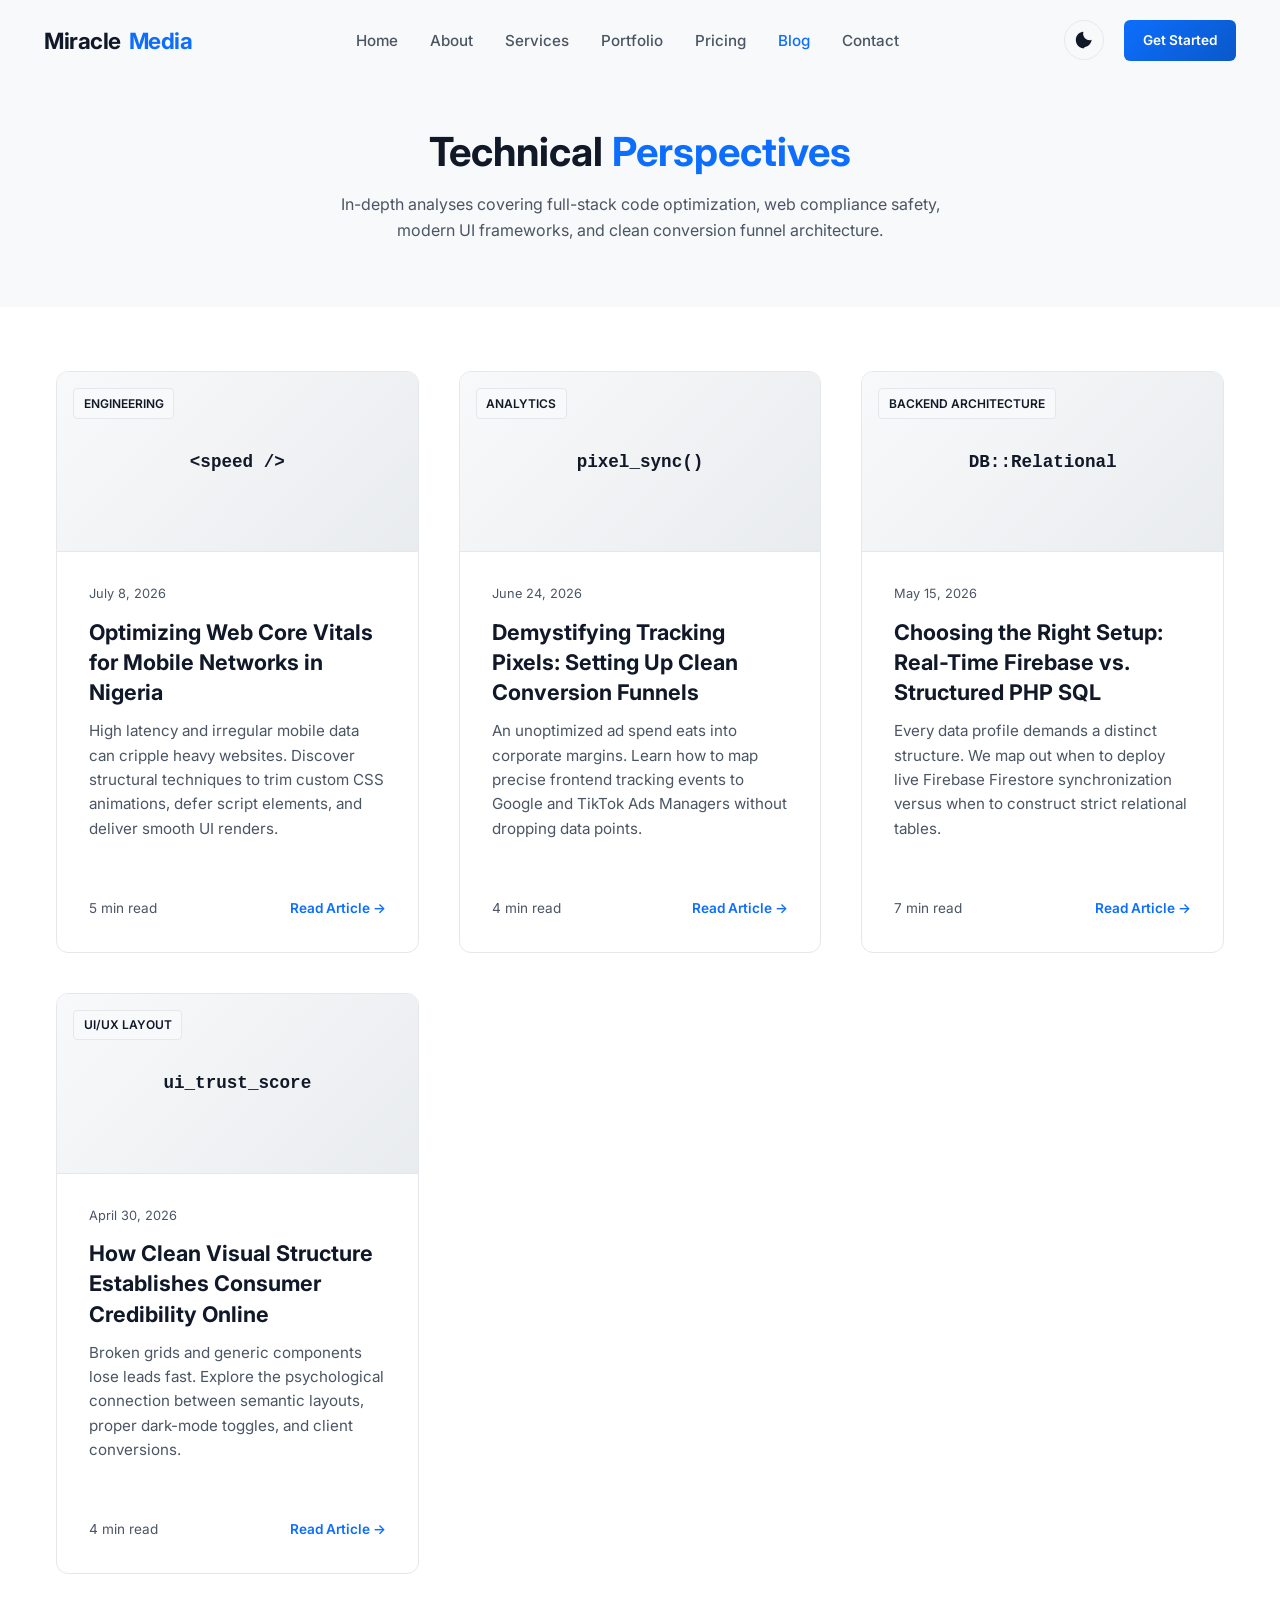
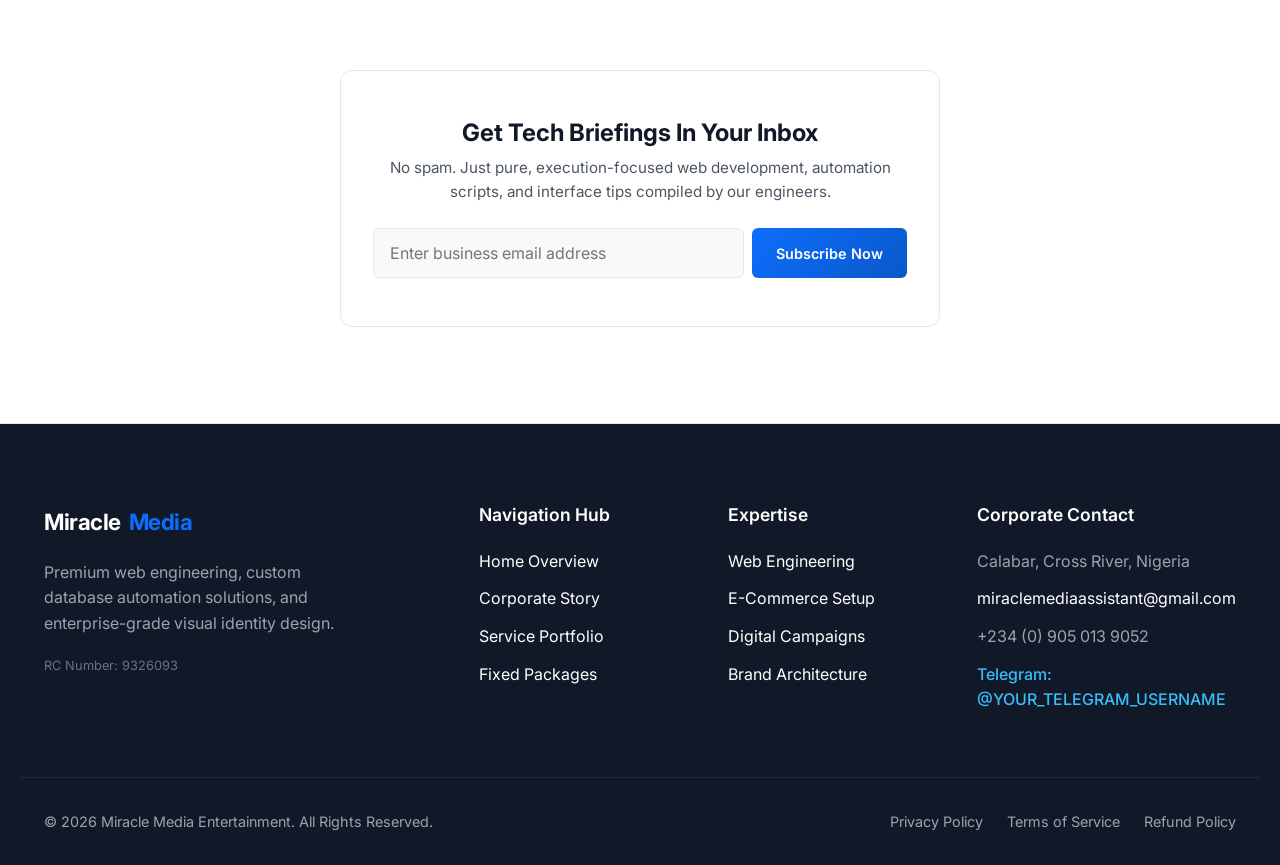
<file: blog.html>
<!DOCTYPE html>
<html lang="en">
<head>
    <meta charset="UTF-8">
    <meta name="viewport" content="width=device-width, initial-scale=1.0">
    <title>Corporate Engineering &amp; Digital Insights Blog | Miracle Media Entertainment</title>
    <meta name="description" content="Read expert insights on full-stack web development, database scaling, frontend performance optimization, and tracking pixel configurations for Nigerian businesses.">
    <!-- Core Stylesheet References -->
    <link rel="stylesheet" href="style.css">
    <style>
        .blog-header {
            text-align: center;
            padding: 8rem 2rem 4rem 2rem;
            background: var(--bg-surface);
        }
        .blog-header h1 {
            font-size: 2.5rem;
            margin-bottom: 1rem;
        }
        
        /* Main Layout Grid */
        .blog-container {
            padding: 4rem 2rem;
        }
        .blog-grid {
            display: grid;
            grid-template-columns: repeat(auto-fit, minmax(320px, 1fr));
            gap: 2.5rem;
        }
        
        /* Semantic Article Cards */
        .blog-card {
            background: var(--bg-card);
            border: 1px solid var(--border-color);
            border-radius: 12px;
            overflow: hidden;
            display: flex;
            flex-direction: column;
            justify-content: space-between;
            transition: transform 0.3s ease, box-shadow 0.3s ease;
        }
        .blog-card:hover {
            transform: translateY(-5px);
            box-shadow: 0 12px 24px rgba(0,0,0,0.06);
        }
        .blog-visual-wrapper {
            background: var(--gradient-subtle);
            height: 180px;
            display: flex;
            align-items: center;
            justify-content: center;
            border-bottom: 1px solid var(--border-color);
            position: relative;
            padding: 1.5rem;
        }
        .blog-category-tag {
            position: absolute;
            top: 1rem;
            left: 1rem;
            background: var(--bg-surface);
            border: 1px solid var(--border-color);
            color: var(--text-main);
            font-size: 0.75rem;
            font-weight: 600;
            padding: 0.3rem 0.6rem;
            border-radius: 4px;
            text-transform: uppercase;
        }
        .blog-body {
            padding: 2rem;
            flex-grow: 1;
        }
        .blog-meta-date {
            font-size: 0.8rem;
            color: var(--text-muted);
            margin-bottom: 0.75rem;
            display: block;
        }
        .blog-body h3 {
            font-size: 1.35rem;
            margin-bottom: 0.75rem;
            line-height: 1.4;
        }
        .blog-body h3 a {
            color: var(--text-main);
            text-decoration: none;
            transition: color 0.2s ease;
        }
        .blog-body h3 a:hover {
            color: var(--primary);
        }
        .blog-excerpt {
            color: var(--text-muted);
            font-size: 0.95rem;
            line-height: 1.6;
            margin-bottom: 1.5rem;
        }
        .blog-footer {
            padding: 0 2rem 2rem 2rem;
            display: flex;
            align-items: center;
            justify-content: space-between;
            font-size: 0.85rem;
            border-top: 1px solid transparent;
        }
        .read-time {
            color: var(--text-muted);
            display: flex;
            align-items: center;
            gap: 0.25rem;
        }
        .read-more-link {
            color: var(--primary);
            font-weight: 600;
            text-decoration: none;
        }
        .read-more-link:hover {
            text-decoration: underline;
        }
        
        /* Newsletter SEO Capture Anchor */
        .newsletter-box {
            max-width: 600px;
            margin: 6rem auto 2rem auto;
            text-align: center;
            padding: 3rem 2rem;
            background: var(--bg-card);
            border: 1px solid var(--border-color);
            border-radius: 12px;
        }
        .newsletter-box h4 {
            font-size: 1.5rem;
            margin-bottom: 0.5rem;
            color: var(--text-main);
        }
        .newsletter-form {
            display: flex;
            gap: 0.5rem;
            margin-top: 1.5rem;
        }
        @media (max-width: 480px) {
            .newsletter-form {
                flex-direction: column;
            }
        }
    </style>
</head>
<body>

    <!-- ==========================================================================
       1. NAVIGATION HEADER (Consistent Framework)
       ========================================================================== -->
    <header class="navbar">
        <div class="container nav-container">
            <a href="index.html" class="logo" aria-label="Miracle Media Entertainment Home">
                Miracle<span>Media</span>
            </a>
            
            <nav class="nav-layout">
                <ul class="nav-menu" id="nav-menu">
                    <li><a href="index.html" class="nav-link">Home</a></li>
                    <li><a href="about.html" class="nav-link">About</a></li>
                    <li><a href="services.html" class="nav-link">Services</a></li>
                    <li><a href="portfolio.html" class="nav-link">Portfolio</a></li>
                    <li><a href="pricing.html" class="nav-link">Pricing</a></li>
                    <li><a href="blog.html" class="nav-link active">Blog</a></li>
                    <li><a href="contact.html" class="nav-link">Contact</a></li>
                </ul>
            </nav>

            <div class="nav-actions">
                <button id="theme-toggle" class="theme-toggle" aria-label="Toggle dark/light website mode">
                    <svg class="sun-icon" viewBox="0 0 24 24" width="20" height="20"><path d="M12 7c-2.76 0-5 2.24-5 5s2.24 5 5 5 5-2.24 5-5-2.24-5-5-5zM2 13h2c.55 0 1-.45 1-1s-.45-1-1-1H2c-.55 0-1 .45-1 1s.45 1 1 1zm18 0h2c.55 0 1-.45 1-1s-.45-1-1-1h-2c-.55 0-1 .45-1 1s.45 1 1 1zM11 2v2c0 .55.45 1 1 1s1-.45 1-1V2c0-.55-.45-1-1-1s-1 .45-1 1zm0 18v2c0 .55.45 1 1 1s1-.45 1-1v-2c0-.55-.45-1-1-1s-1 .45-1 1zM5.99 4.58c-.39-.39-1.03-.39-1.41 0s-.39 1.03 0 1.41l1.06 1.06c.39.39 1.03.39 1.41 0s.39-1.03 0-1.41L5.99 4.58zm12.37 12.37c-.39-.39-1.03-.39-1.41 0s-.39 1.03 0 1.41l1.06 1.06c.39.39 1.03.39 1.41 0s.39-1.03 0-1.41l-1.06-1.06zm1.06-12.37c-.39-.39-1.03-.39-1.41 0l-1.06 1.06c-.39.39-.39 1.03 0 1.41s1.03.39 1.41 0l1.06-1.06c.39-.38.39-1.02 0-1.41zM6.99 16.89l-1.06 1.06c-.39.39-.39 1.03 0 1.41s1.03.39 1.41 0l1.06-1.06c.39-.39.39-1.03 0-1.41s-1.02-.39-1.41 0z"/></svg>
                    <svg class="moon-icon" viewBox="0 0 24 24" width="20" height="20" fill="#111827"><path d="M12.3 22h-.1c-5.5 0-10-4.5-10-10 0-4.8 3.5-8.9 8.2-9.8.5-.1 1 .3.9.8-.1.4-.4.8-.4 1.3 0 4.4 3.6 8 8 8 .4 0 .9-.1 1.3-.4.5-.3 1.1 0 .9.5-.9 4.7-5 8.2-8.8 8.2z"/></svg>
                </button>
                <a href="contact.html" class="btn btn-primary" style="padding: 0.6rem 1.2rem; font-size: 0.85rem;">Get Started</a>
                
                <button class="hamburger" aria-expanded="false" aria-controls="nav-menu" aria-label="Toggle main menu navigation">
                    <span></span>
                    <span></span>
                    <span></span>
                </button>
            </div>
        </div>
    </header>

    <!-- ==========================================================================
       2. HERO TITLE SECTION
       ========================================================================== -->
    <main>
        <section class="blog-header">
            <div class="container">
                <h1>Technical <span class="primary-text">Perspectives</span></h1>
                <p class="text-muted" style="max-width: 600px; margin: 0 auto;">In-depth analyses covering full-stack code optimization, web compliance safety, modern UI frameworks, and clean conversion funnel architecture.</p>
            </div>
        </section>

        <!-- ==========================================================================
            3. BLOG POSTS GRID SYSTEM (SEO Footprint Anchors)
            ========================================================================== -->
        <section class="blog-container">
            <div class="container">
                <div class="blog-grid">

                    <!-- ARTICLE 1: Web Performance Optimization -->
                    <article class="blog-card">
                        <div>
                            <div class="blog-visual-wrapper">
                                <span class="blog-category-tag">Engineering</span>
                                <span style="font-size: 1.1rem; font-weight: 800; color: var(--text-main); font-family: monospace;">&lt;speed /&gt;</span>
                            </div>
                            <div class="blog-body">
                                <time class="blog-meta-date" datetime="2026-07-08">July 8, 2026</time>
                                <h3><a href="blog-single-speed.html">Optimizing Web Core Vitals for Mobile Networks in Nigeria</a></h3>
                                <p class="blog-excerpt">High latency and irregular mobile data can cripple heavy websites. Discover structural techniques to trim custom CSS animations, defer script elements, and deliver smooth UI renders.</p>
                            </div>
                        </div>
                        <div class="blog-footer">
                            <span class="read-time">5 min read</span>
                            <a href="blog-single-speed.html" class="read-more-link">Read Article &rarr;</a>
                        </div>
                    </article>

                    <!-- ARTICLE 2: Conversion Pixels & Ad Metrics -->
                    <article class="blog-card">
                        <div>
                            <div class="blog-visual-wrapper">
                                <span class="blog-category-tag">Analytics</span>
                                <span style="font-size: 1.1rem; font-weight: 800; color: var(--text-main); font-family: monospace;">pixel_sync()</span>
                            </div>
                            <div class="blog-body">
                                <time class="blog-meta-date" datetime="2026-06-24">June 24, 2026</time>
                                <h3><a href="blog-single-pixels.html">Demystifying Tracking Pixels: Setting Up Clean Conversion Funnels</a></h3>
                                <p class="blog-excerpt">An unoptimized ad spend eats into corporate margins. Learn how to map precise frontend tracking events to Google and TikTok Ads Managers without dropping data points.</p>
                            </div>
                        </div>
                        <div class="blog-footer">
                            <span class="read-time">4 min read</span>
                            <a href="blog-single-pixels.html" class="read-more-link">Read Article &rarr;</a>
                        </div>
                    </article>

                    <!-- ARTICLE 3: Database Infrastructure -->
                    <article class="blog-card">
                        <div>
                            <div class="blog-visual-wrapper">
                                <span class="blog-category-tag">Backend Architecture</span>
                                <span style="font-size: 1.1rem; font-weight: 800; color: var(--text-main); font-family: monospace;">DB::Relational</span>
                            </div>
                            <div class="blog-body">
                                <time class="blog-meta-date" datetime="2026-05-15">May 15, 2026</time>
                                <h3><a href="blog-single-database.html">Choosing the Right Setup: Real-Time Firebase vs. Structured PHP SQL</a></h3>
                                <p class="blog-excerpt">Every data profile demands a distinct structure. We map out when to deploy live Firebase Firestore synchronization versus when to construct strict relational tables.</p>
                            </div>
                        </div>
                        <div class="blog-footer">
                            <span class="read-time">7 min read</span>
                            <a href="blog-single-database.html" class="read-more-link">Read Article &rarr;</a>
                        </div>
                    </article>

                    <!-- ARTICLE 4: UI/UX Trust & Lead Generation -->
                    <article class="blog-card">
                        <div>
                            <div class="blog-visual-wrapper">
                                <span class="blog-category-tag">UI/UX Layout</span>
                                <span style="font-size: 1.1rem; font-weight: 800; color: var(--text-main); font-family: monospace;">ui_trust_score</span>
                            </div>
                            <div class="blog-body">
                                <time class="blog-meta-date" datetime="2026-04-30">April 30, 2026</time>
                                <h3><a href="blog-single-uiux.html">How Clean Visual Structure Establishes Consumer Credibility Online</a></h3>
                                <p class="blog-excerpt">Broken grids and generic components lose leads fast. Explore the psychological connection between semantic layouts, proper dark-mode toggles, and client conversions.</p>
                            </div>
                        </div>
                        <div class="blog-footer">
                            <span class="read-time">4 min read</span>
                            <a href="blog-single-uiux.html" class="read-more-link">Read Article &rarr;</a>
                        </div>
                    </article>

                </div>

                <!-- ==========================================================================
                    4. NEWSLETTER CAPTURE (SEO Index Value Anchor)
                    ========================================================================== -->
                <section class="newsletter-box">
                    <h4>Get Tech Briefings In Your Inbox</h4>
                    <p class="text-muted" style="font-size: 0.95rem;">No spam. Just pure, execution-focused web development, automation scripts, and interface tips compiled by our engineers.</p>
                    <form action="#" method="POST" class="newsletter-form">
                        <input type="email" placeholder="Enter business email address" class="form-control" style="flex-grow: 1;" required>
                        <button type="submit" class="btn btn-primary" style="padding: 0 1.5rem; font-size: 0.9rem; font-weight: 600; white-space: nowrap;">Subscribe Now</button>
                    </form>
                </section>
            </div>
        </section>
    </main>

    <!-- ==========================================================================
       5. COMPLIANCE-DRIVEN FOOTER BLOCK (Identical Structure)
       ========================================================================== -->
    <footer class="footer">
        <div class="container footer-grid">
            <div class="footer-brand">
                <a href="index.html" class="logo" style="color: #ffffff;">Miracle<span>Media</span></a>
                <p>Premium web engineering, custom database automation solutions, and enterprise-grade visual identity design.</p>
                <p style="font-size: 0.8rem; color: #6b7280;">RC Number: 9326093</p>
            </div>
            <div>
                <h4 class="footer-title">Navigation Hub</h4>
                <div class="footer-links" style="display: flex; flex-direction: column; gap: 0.75rem;">
                    <a href="index.html">Home Overview</a>
                    <a href="about.html">Corporate Story</a>
                    <a href="services.html">Service Portfolio</a>
                    <a href="pricing.html">Fixed Packages</a>
                </div>
            </div>
            <div>
                <h4 class="footer-title">Expertise</h4>
                <div class="footer-links" style="display: flex; flex-direction: column; gap: 0.75rem;">
                    <a href="services.html">Web Engineering</a>
                    <a href="services.html">E-Commerce Setup</a>
                    <a href="services.html">Digital Campaigns</a>
                    <a href="services.html">Brand Architecture</a>
                </div>
            </div>
            <div>
                <h4 class="footer-title">Corporate Contact</h4>
                <div class="footer-links" style="display: flex; flex-direction: column; gap: 0.75rem;">
                    <span style="color: #9ca3af;">Calabar, Cross River, Nigeria</span>
                    <a href="mailto:miraclemediaassistant@gmail.com">miraclemediaassistant@gmail.com</a>
                    <span style="color: #9ca3af;">+234 (0) 905 013 9052</span>
                    <!-- Integrated Telegram Contact Link -->
                    <a href="https://t.me/YOUR_TELEGRAM_USERNAME" target="_blank" rel="noopener" style="color: #38bdf8; font-weight: 500;">Telegram: @YOUR_TELEGRAM_USERNAME</a>
                </div>
            </div>
        </div>

        <div class="container footer-bottom">
            <p>&copy; 2026 Miracle Media Entertainment. All Rights Reserved.</p>
            <div class="footer-legal-links">
                <a href="privacy.html" aria-label="Privacy Policy Documentation">Privacy Policy</a>
                <a href="terms.html" aria-label="Terms of Service Agreement">Terms of Service</a>
                <a href="refund.html" aria-label="Refund Framework Structure">Refund Policy</a>
            </div>
        </div>
    </footer>

    <!-- Back to Top Interface Element -->
    <button class="back-to-top" aria-label="Scroll back to top of the screen">
        <svg width="20" height="20" viewBox="0 0 24 24" fill="none" stroke="currentColor" stroke-width="3" stroke-linecap="round" stroke-linejoin="round"><line x1="12" y1="19" x2="12" y2="5"></line><polyline points="5 12 12 5 19 12"></polyline></svg>
    </button>

    <!-- Core Interactive Script -->
    <script src="script.js"></script>
</body>
</html>
</file>
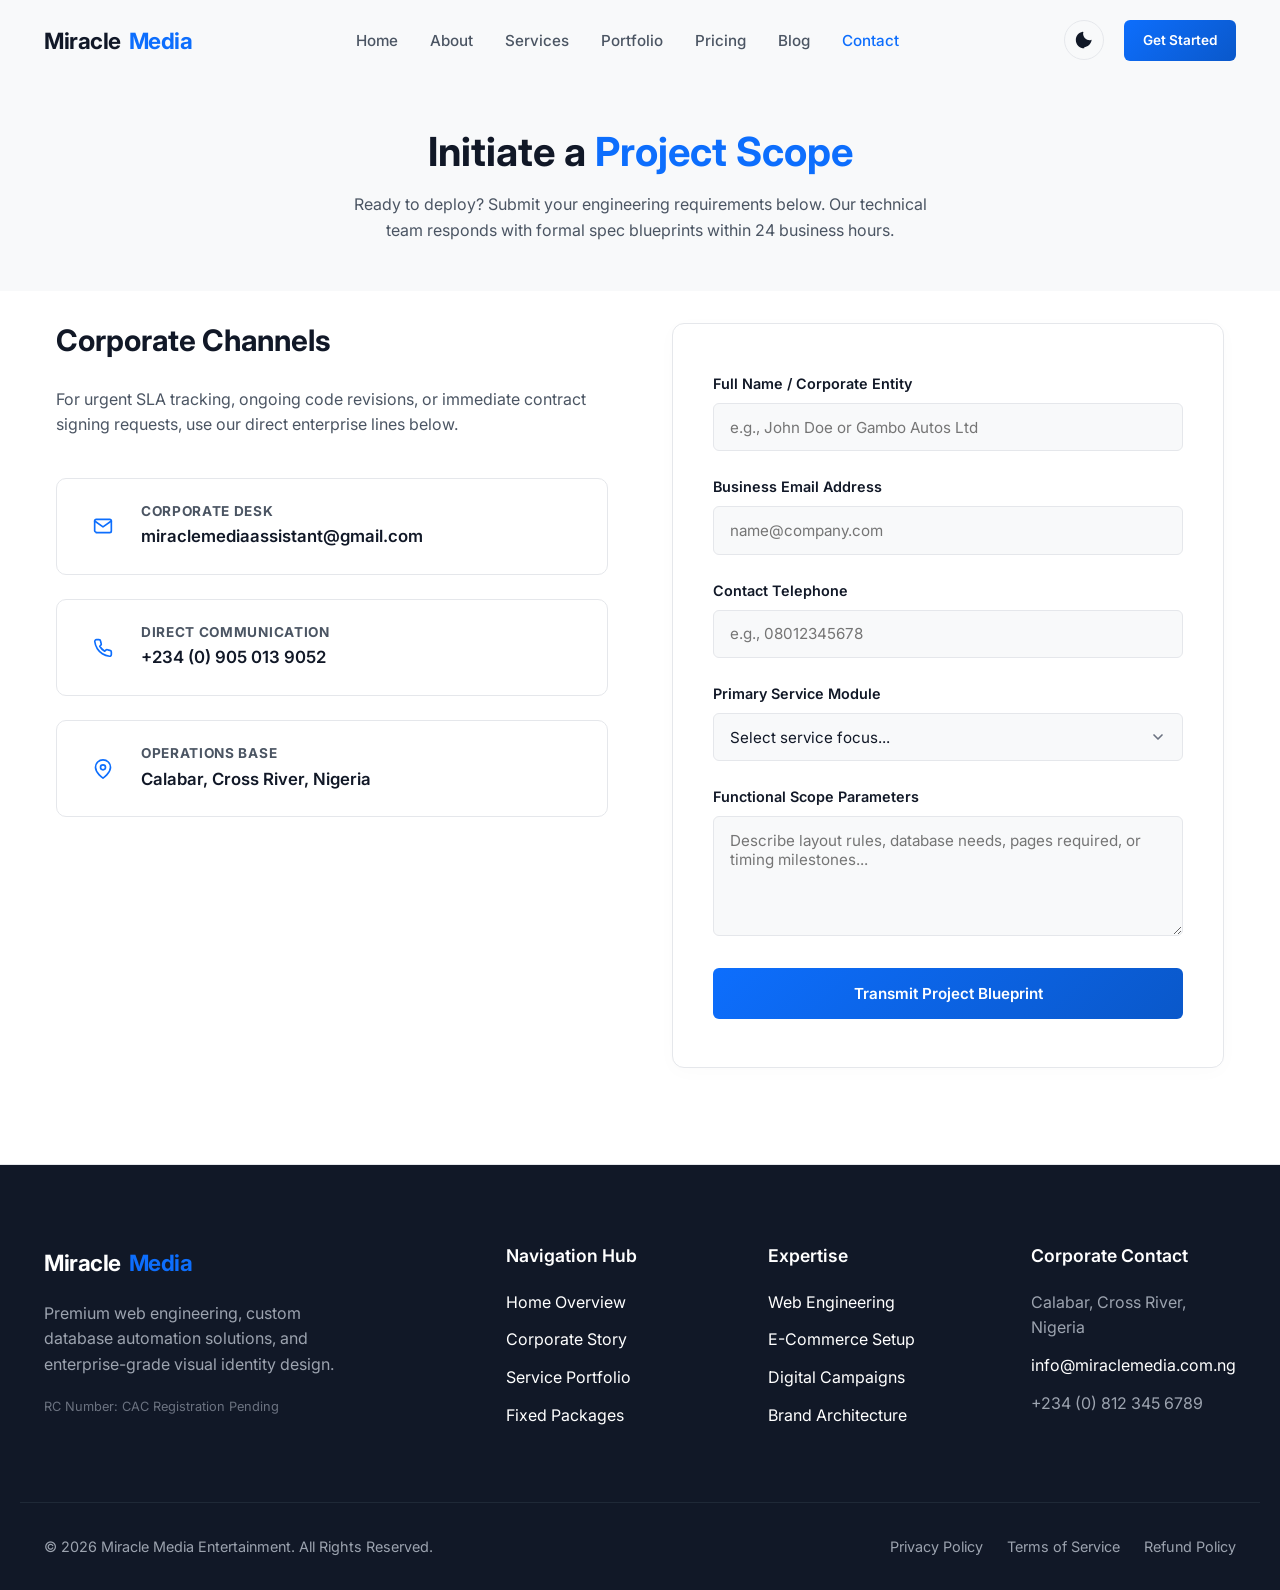
<file: contact.html>
<!DOCTYPE html>
<html lang="en">
<head>
    <meta charset="UTF-8">
    <meta name="viewport" content="width=device-width, initial-scale=1.0">
    <title>Initialize Project Scope | Contact Miracle Media Entertainment</title>
    <meta name="description" content="Get in touch with Miracle Media Entertainment for custom web engineering, corporate database automation, and enterprise visual asset deployment in Nigeria.">
    <!-- Core Stylesheet References -->
    <link rel="stylesheet" href="style.css">
    <style>
        .contact-header {
            text-align: center;
            padding: 8rem 2rem 3rem 2rem;
            background: var(--bg-surface);
        }
        .contact-header h1 {
            font-size: 2.5rem;
            margin-bottom: 1rem;
        }
        .contact-container {
            padding: 2rem 2rem 6rem 2rem;
        }
        .contact-wrapper {
            display: grid;
            grid-template-columns: repeat(auto-fit, minmax(320px, 1fr));
            gap: 4rem;
            align-items: start;
        }
        
        /* Left Column: Corporate Info Details */
        .contact-info h2 {
            font-size: 1.85rem;
            margin-bottom: 1rem;
            color: var(--text-main);
        }
        .contact-info p {
            color: var(--text-muted);
            line-height: 1.6;
            margin-bottom: 2.5rem;
        }
        .info-card-group {
            display: flex;
            flex-direction: column;
            gap: 1.5rem;
        }
        .info-card {
            background: var(--bg-card);
            border: 1px solid var(--border-color);
            padding: 1.5rem;
            border-radius: 10px;
            display: flex;
            align-items: center;
            gap: 1rem;
        }
        .info-icon {
            width: 44px;
            height: 44px;
            background: rgba(var(--primary-rgb), 0.1);
            color: var(--primary);
            border-radius: 8px;
            display: flex;
            align-items: center;
            justify-content: center;
            flex-shrink: 0;
        }
        .info-details h4 {
            font-size: 0.85rem;
            text-transform: uppercase;
            letter-spacing: 0.05em;
            color: var(--text-muted);
            margin-bottom: 0.25rem;
        }
        .info-details a, .info-details span {
            font-size: 1.05rem;
            font-weight: 600;
            color: var(--text-main);
            text-decoration: none;
        }
        
        /* Right Column: Secure Form UI */
        .contact-form-box {
            background: var(--bg-card);
            border: 1px solid var(--border-color);
            padding: 3rem 2.5rem;
            border-radius: 12px;
            box-shadow: 0 4px 20px rgba(0,0,0,0.02);
        }
        .form-group {
            margin-bottom: 1.5rem;
        }
        .form-group label {
            display: block;
            font-size: 0.9rem;
            font-weight: 600;
            color: var(--text-main);
            margin-bottom: 0.5rem;
        }
        .form-control {
            width: 100%;
            padding: 0.85rem 1rem;
            background: var(--bg-surface);
            border: 1px solid var(--border-color);
            color: var(--text-main);
            border-radius: 6px;
            font-size: 0.95rem;
            font-family: inherit;
            transition: border-color 0.2s ease;
        }
        .form-control:focus {
            outline: none;
            border-color: var(--primary);
        }
        select.form-control {
            appearance: none;
            background-image: url("data:image/svg+xml,%3Csvg xmlns='http://www.w3.org/2000/svg' width='16' height='16' viewBox='0 0 24 24' fill='none' stroke='%236b7280' stroke-width='2.5' stroke-linecap='round' stroke-linejoin='round'%3E%3Cpolyline points='6 9 12 15 18 9'%3E%3C/polyline%3E%3C/svg%3E");
            background-repeat: no-repeat;
            background-position: right 1rem center;
            background-size: 1rem;
            padding-right: 2.5rem;
        }
        textarea.form-control {
            resize: vertical;
            min-height: 120px;
        }
        .form-submit-btn {
            width: 100%;
            padding: 1rem;
            font-size: 0.95rem;
            font-weight: 600;
            cursor: pointer;
        }
    </style>
</head>
<body>

    <!-- ==========================================================================
       1. NAVIGATION HEADER (Consistent Framework)
       ========================================================================== -->
    <header class="navbar">
        <div class="container nav-container">
            <a href="index.html" class="logo" aria-label="Miracle Media Entertainment Home">
                Miracle<span>Media</span>
            </a>
            
            <nav class="nav-layout">
                <ul class="nav-menu" id="nav-menu">
                    <li><a href="index.html" class="nav-link">Home</a></li>
                    <li><a href="about.html" class="nav-link">About</a></li>
                    <li><a href="services.html" class="nav-link">Services</a></li>
                    <li><a href="portfolio.html" class="nav-link">Portfolio</a></li>
                    <li><a href="pricing.html" class="nav-link">Pricing</a></li>
                    <li><a href="blog.html" class="nav-link">Blog</a></li>
                    <li><a href="contact.html" class="nav-link active">Contact</a></li>
                </ul>
            </nav>

            <div class="nav-actions">
                <button id="theme-toggle" class="theme-toggle" aria-label="Toggle dark/light website mode">
                    <svg class="sun-icon" viewBox="0 0 24 24" width="20" height="20"><path d="M12 7c-2.76 0-5 2.24-5 5s2.24 5 5 5 5-2.24 5-5-2.24-5-5-5zM2 13h2c.55 0 1-.45 1-1s-.45-1-1-1H2c-.55 0-1 .45-1 1s.45 1 1 1zm18 0h2c.55 0 1-.45 1-1s-.45-1-1-1h-2c-.55 0-1 .45-1 1s.45 1 1 1zM11 2v2c0 .55.45 1 1 1s1-.45 1-1V2c0-.55-.45-1-1-1s-1 .45-1 1zm0 18v2c0 .55.45 1 1 1s1-.45 1-1v-2c0-.55-.45-1-1-1s-1 .45-1 1zM5.99 4.58c-.39-.39-1.03-.39-1.41 0s-.39 1.03 0 1.41l1.06 1.06c.39.39 1.03.39 1.41 0s.39-1.03 0-1.41L5.99 4.58zm12.37 12.37c-.39-.39-1.03-.39-1.41 0s-.39 1.03 0 1.41l1.06 1.06c.39.39 1.03.39 1.41 0s.39-1.03 0-1.41l-1.06-1.06zm1.06-12.37c-.39-.39-1.03-.39-1.41 0l-1.06 1.06c-.39.39-.39 1.03 0 1.41s1.03.39 1.41 0l1.06-1.06c.39-.38.39-1.02 0-1.41zM6.99 16.89l-1.06 1.06c-.39.39-.39 1.03 0 1.41s1.03.39 1.41 0l1.06-1.06c.39-.39.39-1.03 0-1.41s-1.02-.39-1.41 0z"/></svg>
                    <svg class="moon-icon" viewBox="0 0 24 24" width="20" height="20" fill="#111827"><path d="M12.3 22h-.1c-5.5 0-10-4.5-10-10 0-4.8 3.5-8.9 8.2-9.8.5-.1 1 .3.9.8-.1.4-.4.8-.4 1.3 0 4.4 3.6 8 8 8 .4 0 .9-.1 1.3-.4.5-.3 1.1 0 .9.5-.9 4.7-5 8.2-8.8 8.2z"/></svg>
                </button>
                <a href="contact.html" class="btn btn-primary" style="padding: 0.6rem 1.2rem; font-size: 0.85rem;">Get Started</a>
                
                <button class="hamburger" aria-expanded="false" aria-controls="nav-menu" aria-label="Toggle main menu navigation">
                    <span></span>
                    <span></span>
                    <span></span>
                </button>
            </div>
        </div>
    </header>

    <!-- ==========================================================================
       2. HERO TITLE SECTION
       ========================================================================== -->
    <main>
        <section class="contact-header">
            <div class="container">
                <h1>Initiate a <span class="primary-text">Project Scope</span></h1>
                <p class="text-muted" style="max-width: 600px; margin: 0 auto;">Ready to deploy? Submit your engineering requirements below. Our technical team responds with formal spec blueprints within 24 business hours.</p>
            </div>
        </section>

        <!-- ==========================================================================
           3. CONTACT COMPONENT WRAPPER
           ========================================================================== -->
        <section class="contact-container">
            <div class="container">
                <div class="contact-wrapper">
                    
                    <!-- Left Column: Business Channels -->
                    <div class="contact-info">
                        <h2>Corporate Channels</h2>
                        <p>For urgent SLA tracking, ongoing code revisions, or immediate contract signing requests, use our direct enterprise lines below.</p>
                        
                        <div class="info-card-group">
                            <!-- Email Channel -->
                            <div class="info-card">
                                <div class="info-icon">
                                    <svg width="20" height="20" viewBox="0 0 24 24" fill="none" stroke="currentColor" stroke-width="2" stroke-linecap="round" stroke-linejoin="round"><path d="M4 4h16c1.1 0 2 .9 2 2v12c0 1.1-.9 2-2 2H4c1.1 0-2-.9-2-2V6c0-1.1.9-2 2-2z"></path><polyline points="22,6 12,13 2,6"></polyline></svg>
                                </div>
                                <div class="info-details">
                                    <h4>Corporate Desk</h4>
                                    <a href="mailto:miraclemediaassistant@gmail.com">miraclemediaassistant@gmail.com</a>
                                </div>
                            </div>

                            <!-- Phone Channel -->
                            <div class="info-card">
                                <div class="info-icon">
                                    <svg width="20" height="20" viewBox="0 0 24 24" fill="none" stroke="currentColor" stroke-width="2" stroke-linecap="round" stroke-linejoin="round"><path d="M22 16.92v3a2 2 0 0 1-2.18 2 19.79 19.79 0 0 1-8.63-3.07 19.5 19.5 0 0 1-6-6 19.79 19.79 0 0 1-3.07-8.67A2 2 0 0 1 4.11 2h3a2 2 0 0 1 2 1.72 12.84 12.84 0 0 0 .7 2.81 2 2 0 0 1-.45 2.11L8.09 9.91a16 16 0 0 0 6 6l1.27-1.27a2 2 0 0 1 2.11-.45 12.84 12.84 0 0 0 2.81.7A2 2 0 0 1 22 16.92z"></path></svg>
                                </div>
                                <div class="info-details">
                                    <h4>Direct Communication</h4>
                                    <a href="tel:+2349050139052">+234 (0) 905 013 9052</a>
                                </div>
                            </div>

                            <!-- Location Channel -->
                            <div class="info-card">
                                <div class="info-icon">
                                    <svg width="20" height="20" viewBox="0 0 24 24" fill="none" stroke="currentColor" stroke-width="2" stroke-linecap="round" stroke-linejoin="round"><path d="M21 10c0 7-9 13-9 13s-9-6-9-13a9 9 0 0 1 18 0z"></path><circle cx="12" cy="10" r="3"></circle></svg>
                                </div>
                                <div class="info-details">
                                    <h4>Operations Base</h4>
                                    <span>Calabar, Cross River, Nigeria</span>
                                </div>
                            </div>
                        </div>
                    </div>

                    <!-- Right Column: Interactive Form -->
                    <div class="contact-form-box">
                        <form action="#" method="POST" id="project-scope-form">
                            <div class="form-group">
                                <label for="client-name">Full Name / Corporate Entity</label>
                                <input type="text" id="client-name" name="name" class="form-control" placeholder="e.g., John Doe or Gambo Autos Ltd" required>
                            </div>

                            <div class="form-group">
                                <label for="client-email">Business Email Address</label>
                                <input type="email" id="client-email" name="email" class="form-control" placeholder="name@company.com" required>
                            </div>

                            <div class="form-group">
                                <label for="client-phone">Contact Telephone</label>
                                <input type="tel" id="client-phone" name="phone" class="form-control" placeholder="e.g., 08012345678" required>
                            </div>

                            <div class="form-group">
                                <label for="project-category">Primary Service Module</label>
                                <select id="project-category" name="category" class="form-control" required>
                                    <option value="" disabled selected>Select service focus...</option>
                                    <option value="essentials">Corporate Essentials Tier (₦150k Base)</option>
                                    <option value="growth">Business Growth Hub Tier (₦350k Base)</option>
                                    <option value="enterprise">Enterprise Automation Tier (₦750k Base)</option>
                                    <option value="web-engineering">Custom Web Engineering Only</option>
                                    <option value="database-setup">Backend PHP / Database Relational Infrastructure</option>
                                    <option value="pixel-tracking">Ad Conversion Funnel &amp; Pixel Sync</option>
                                    <option value="other">Other</option>
                                </select>
                            </div>

                            <div class="form-group">
                                <label for="project-scope">Functional Scope Parameters</label>
                                <textarea id="project-scope" name="scope" class="form-control" placeholder="Describe layout rules, database needs, pages required, or timing milestones..." required></textarea>
                            </div>

                            <button type="submit" class="btn btn-primary form-submit-btn">Transmit Project Blueprint</button>
                        </form>
                    </div>

                </div>
            </div>
        </section>
    </main>

    <!-- ==========================================================================
       4. COMPLIANCE-DRIVEN FOOTER BLOCK (Identical Structure)
       ========================================================================== -->
    <footer class="footer">
        <div class="container footer-grid">
            <div class="footer-brand">
                <a href="index.html" class="logo" style="color: #ffffff;">Miracle<span>Media</span></a>
                <p>Premium web engineering, custom database automation solutions, and enterprise-grade visual identity design.</p>
                <p style="font-size: 0.8rem; color: #6b7280;">RC Number: CAC Registration Pending</p>
            </div>
            <div>
                <h4 class="footer-title">Navigation Hub</h4>
                <div class="footer-links" style="display: flex; flex-direction: column; gap: 0.75rem;">
                    <a href="index.html">Home Overview</a>
                    <a href="about.html">Corporate Story</a>
                    <a href="services.html">Service Portfolio</a>
                    <a href="pricing.html">Fixed Packages</a>
                </div>
            </div>
            <div>
                <h4 class="footer-title">Expertise</h4>
                <div class="footer-links" style="display: flex; flex-direction: column; gap: 0.75rem;">
                    <a href="services.html">Web Engineering</a>
                    <a href="services.html">E-Commerce Setup</a>
                    <a href="services.html">Digital Campaigns</a>
                    <a href="services.html">Brand Architecture</a>
                </div>
            </div>
            <div>
                <h4 class="footer-title">Corporate Contact</h4>
                <div class="footer-links" style="display: flex; flex-direction: column; gap: 0.75rem;">
                    <span style="color: #9ca3af;">Calabar, Cross River, Nigeria</span>
                    <a href="mailto:info@miraclemedia.com.ng">info@miraclemedia.com.ng</a>
                    <span style="color: #9ca3af;">+234 (0) 812 345 6789</span>
                </div>
            </div>
        </div>

        <div class="container footer-bottom">
            <p>&copy; 2026 Miracle Media Entertainment. All Rights Reserved.</p>
            <div class="footer-legal-links">
                <a href="privacy.html" aria-label="Privacy Policy Documentation">Privacy Policy</a>
                <a href="terms.html" aria-label="Terms of Service Agreement">Terms of Service</a>
                <a href="refund.html" aria-label="Refund Framework Structure">Refund Policy</a>
            </div>
        </div>
    </footer>

    <!-- Back to Top Interface Element -->
    <button class="back-to-top" aria-label="Scroll back to top of the screen">
        <svg width="20" height="20" viewBox="0 0 24 24" fill="none" stroke="currentColor" stroke-width="3" stroke-linecap="round" stroke-linejoin="round"><line x1="12" y1="19" x2="12" y2="5"></line><polyline points="5 12 12 5 19 12"></polyline></svg>
    </button>

    <!-- Core Interactive Script + URL Parameter Selector Parsing Logic -->
    <script src="script.js"></script>
    <script>
        document.addEventListener('DOMContentLoaded', function() {
            // --- URL Query Parameter Logic ---
            const urlParams = new URLSearchParams(window.location.search);
            const tierParam = urlParams.get('tier');
            const projectParam = urlParams.get('project');
            const categorySelect = document.getElementById('project-category');
            const scopeTextArea = document.getElementById('project-scope');

            if (categorySelect) {
                if (tierParam) {
                    if (['essentials', 'growth', 'enterprise'].includes(tierParam)) {
                        categorySelect.value = tierParam;
                        scopeTextArea.placeholder = `You selected the ${tierParam.toUpperCase()} package tier. Please share any special setup criteria or feature adjustments you require here...`;
                    }
                }
                else if (projectParam) {
                    if (['stream-africa', 'gambo', 'celeste', 'glamour', 'fortunex', 'pulse-wealth'].includes(projectParam)) {
                        if (['stream-africa', 'celeste'].includes(projectParam)) {
                            categorySelect.value = 'database-setup';
                        } else if (['gambo', 'glamour'].includes(projectParam)) {
                            categorySelect.value = 'web-engineering';
                        } else {
                            categorySelect.value = 'pixel-tracking';
                        }
                        scopeTextArea.value = `Inquiry referencing existing architecture parameters from: [Case Study - Reference ID: ${projectParam.toUpperCase()}]. Please detail your specific target execution metrics below: \n\n`;
                    }
                }
            }

            // --- Telegram Direct DM Redirect Routing ---
            const form = document.getElementById('project-scope-form');
            if (form) {
                form.addEventListener('submit', function(e) {
                    e.preventDefault(); // Stop standard form refresh

                    // Collect input values
                    const name = document.getElementById('client-name').value;
                    const email = document.getElementById('client-email').value;
                    const phone = document.getElementById('client-phone').value;
                    const category = categorySelect.options[categorySelect.selectedIndex].text;
                    const scope = scopeTextArea.value;

                    // Formatted plain text template for Telegram chat box pre-fill
                    const telegramMessage = `🚀 *New Project Scope Blueprint*\n\n` +
                                            `👤 *Client/Entity:* ${name}\n` +
                                            `📧 *Business Email:* ${email}\n` +
                                            `📞 *Telephone Line:* ${phone}\n` +
                                            `🛠 *Selected Module:* ${category}\n\n` +
                                            `📋 *Functional Parameters:*\n${scope}`;

                    // URL encode the message cleanly to handle spacing/special lines
                    const encodedText = encodeURIComponent(telegramMessage);

                    // Fire the browser window directly to your Telegram DM handle link
                    window.location.href = `https://t.me/miraclemediaentertainment?text=${encodedText}`;
                });
            }
        });
    </script>
</body>
</html>
</file>
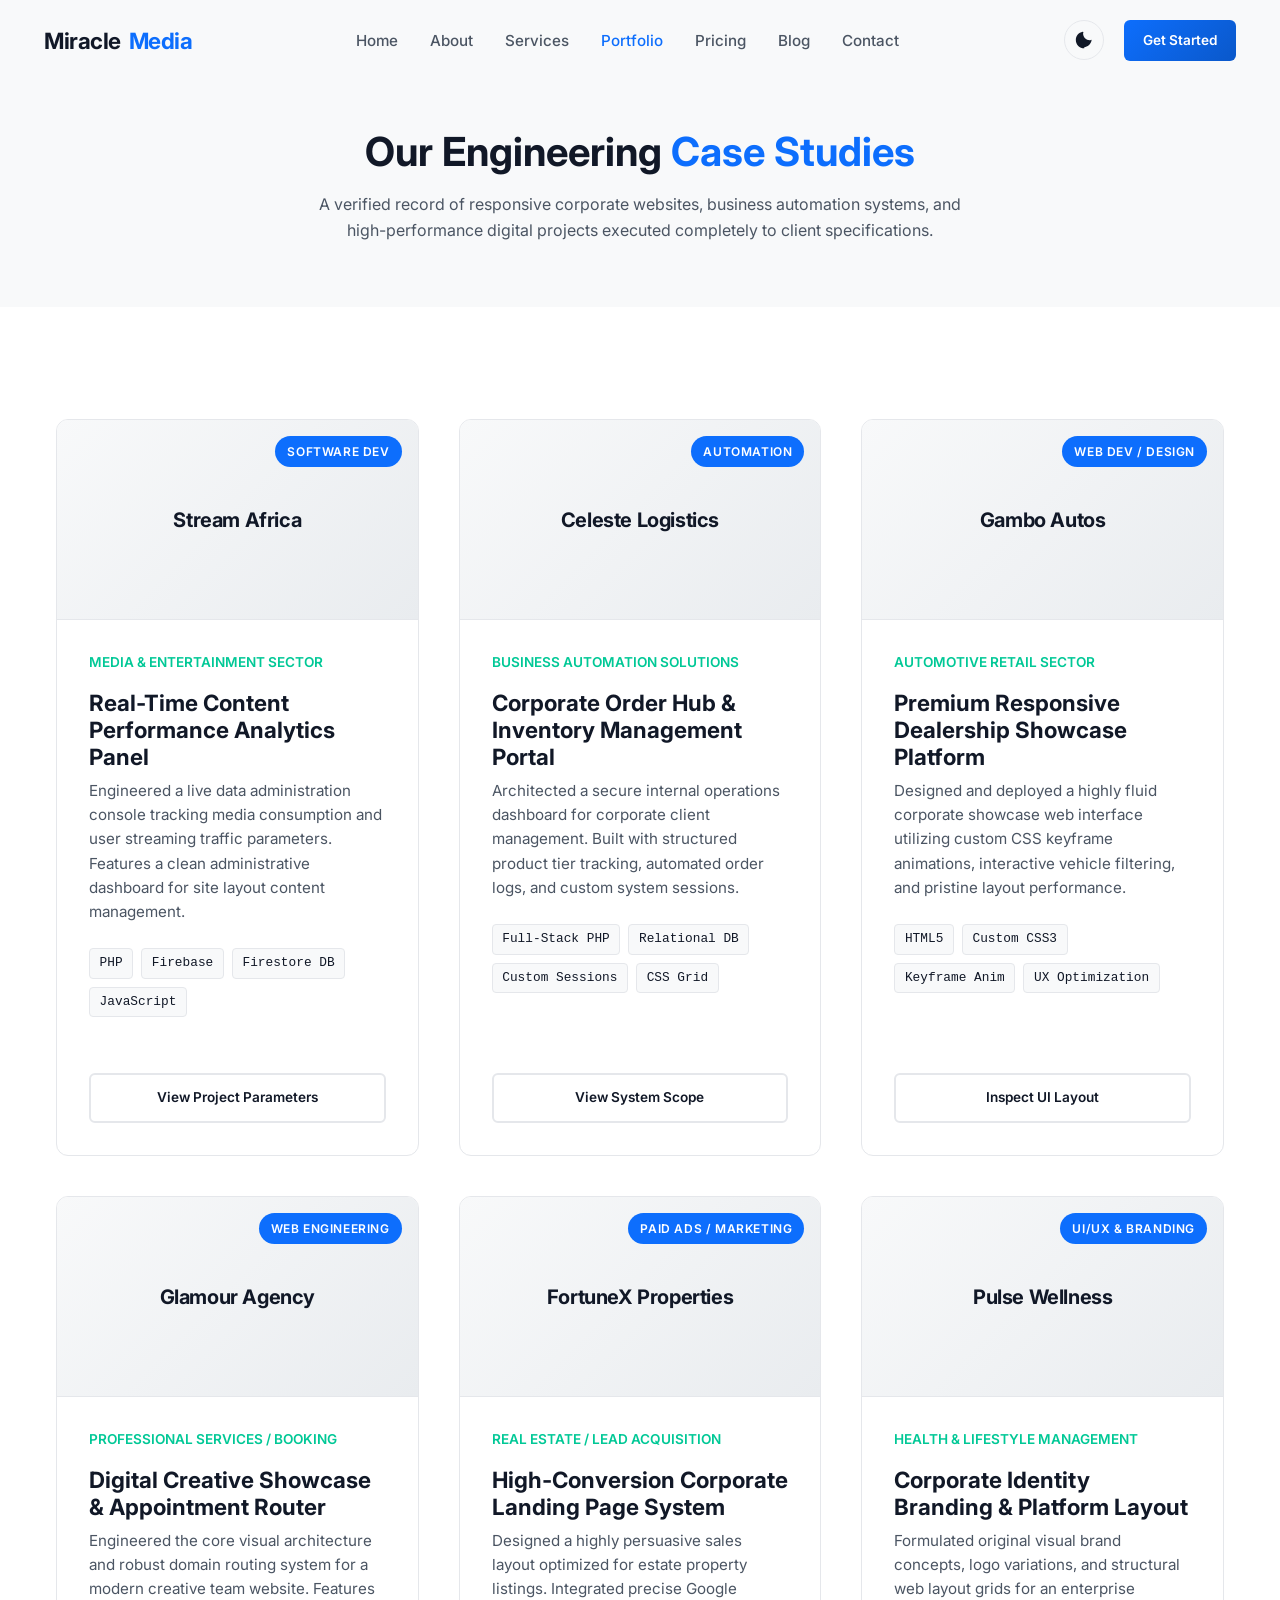
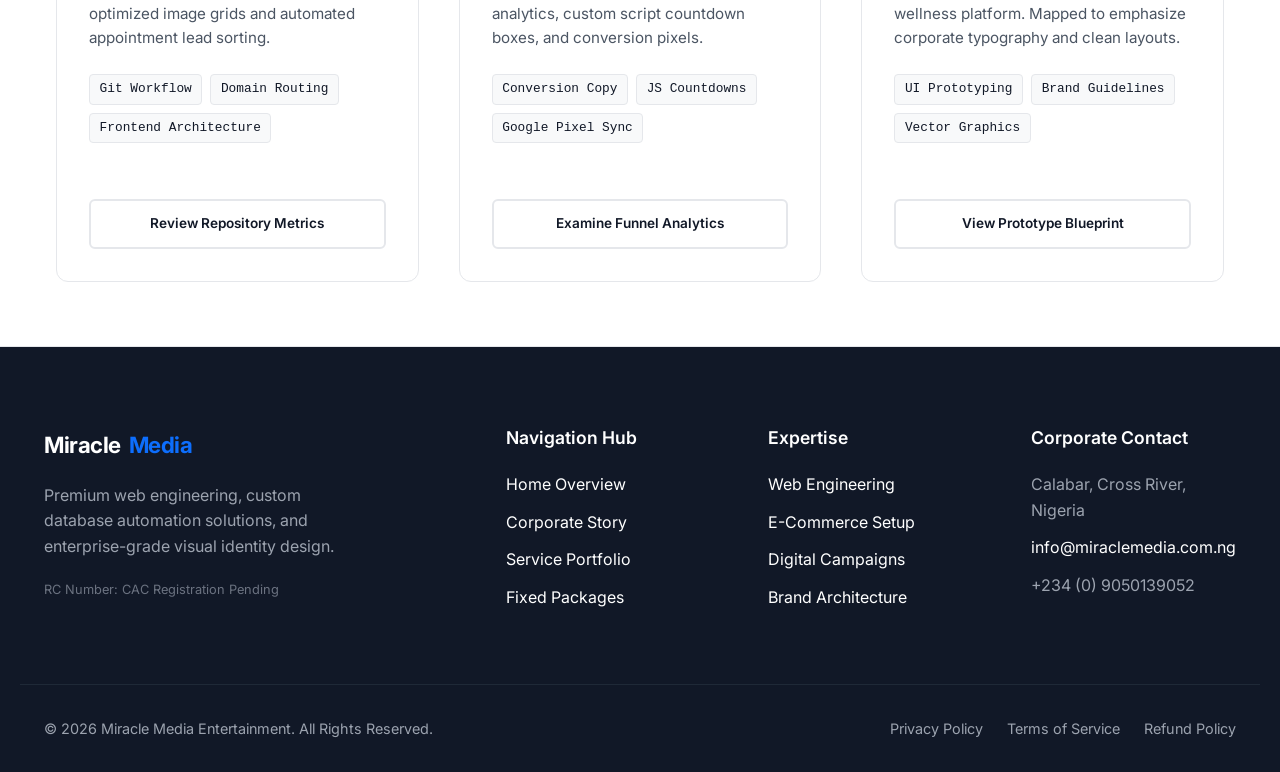
<file: portfolio.html>
<!DOCTYPE html>
<html lang="en">
<head>
    <meta charset="UTF-8">
    <meta name="viewport" content="width=device-width, initial-scale=1.0">
    <title>Our Portfolio | Case Studies & Technical Deployments | Miracle Media Entertainment</title>
    <meta name="description" content="Explore the official portfolio of Miracle Media Entertainment. High-performance enterprise websites, automated business dashboards, and custom e-commerce systems deployed across Nigeria.">
    <!-- Core Stylesheet References -->
    <link rel="stylesheet" href="style.css">
    <style>
        .portfolio-header {
            text-align: center;
            padding: 8rem 2rem 4rem 2rem;
            background: var(--bg-surface);
        }
        .portfolio-header h1 {
            font-size: 2.5rem;
            margin-bottom: 1rem;
        }
        .portfolio-container {
            padding: 4rem 2rem;
        }
        .portfolio-grid {
            display: grid;
            grid-template-columns: repeat(auto-fit, minmax(350px, 1fr));
            gap: 2.5rem;
            margin-top: 3rem;
        }
        .portfolio-card {
            background: var(--bg-card);
            border: 1px solid var(--border-color);
            border-radius: 12px;
            overflow: hidden;
            display: flex;
            flex-direction: column;
            justify-content: space-between;
            transition: transform 0.3s ease, box-shadow 0.3s ease;
        }
        .portfolio-card:hover {
            transform: translateY(-5px);
            box-shadow: 0 12px 24px rgba(0,0,0,0.08);
        }
        .portfolio-visual {
            background: var(--gradient-subtle);
            height: 200px;
            display: flex;
            align-items: center;
            justify-content: center;
            border-bottom: 1px solid var(--border-color);
            position: relative;
            padding: 1.5rem;
        }
        .portfolio-tag {
            position: absolute;
            top: 1rem;
            right: 1rem;
            background: var(--primary);
            color: #ffffff;
            font-size: 0.75rem;
            font-weight: 600;
            padding: 0.35rem 0.75rem;
            border-radius: 20px;
            text-transform: uppercase;
            letter-spacing: 0.05em;
        }
        .portfolio-body {
            padding: 2rem;
            flex-grow: 1;
        }
        .portfolio-body h3 {
            font-size: 1.4rem;
            margin-bottom: 0.5rem;
            color: var(--text-main);
        }
        .client-meta {
            font-size: 0.85rem;
            color: var(--accent);
            font-weight: 600;
            margin-bottom: 1rem;
            text-transform: uppercase;
        }
        .portfolio-desc {
            color: var(--text-muted);
            font-size: 0.95rem;
            line-height: 1.6;
            margin-bottom: 1.5rem;
        }
        .tech-stack {
            display: flex;
            flex-wrap: wrap;
            gap: 0.5rem;
            margin-bottom: 1.5rem;
        }
        .tech-badge {
            background: var(--bg-surface);
            border: 1px solid var(--border-color);
            color: var(--text-main);
            font-size: 0.8rem;
            padding: 0.25rem 0.6rem;
            border-radius: 4px;
            font-family: monospace;
        }
        .portfolio-link {
            width: 100%;
            text-align: center;
            padding: 0.75rem;
            font-size: 0.85rem;
            font-weight: 600;
        }
    </style>
</head>
<body>

    <!-- ==========================================================================
       1. NAVIGATION HEADER (Consistent Framework)
       ========================================================================== -->
    <header class="navbar">
        <div class="container nav-container">
            <a href="index.html" class="logo" aria-label="Miracle Media Entertainment Home">
                Miracle<span>Media</span>
            </a>
            
            <nav class="nav-layout">
                <ul class="nav-menu" id="nav-menu">
                    <li><a href="index.html" class="nav-link">Home</a></li>
                    <li><a href="about.html" class="nav-link">About</a></li>
                    <li><a href="services.html" class="nav-link">Services</a></li>
                    <li><a href="portfolio.html" class="nav-link active">Portfolio</a></li>
                    <li><a href="pricing.html" class="nav-link">Pricing</a></li>
                    <li><a href="blog.html" class="nav-link">Blog</a></li>
                    <li><a href="contact.html" class="nav-link">Contact</a></li>
                </ul>
            </nav>

            <div class="nav-actions">
                <button id="theme-toggle" class="theme-toggle" aria-label="Toggle dark/light website mode">
                    <svg class="sun-icon" viewBox="0 0 24 24" width="20" height="20"><path d="M12 7c-2.76 0-5 2.24-5 5s2.24 5 5 5 5-2.24 5-5-2.24-5-5-5zM2 13h2c.55 0 1-.45 1-1s-.45-1-1-1H2c-.55 0-1 .45-1 1s.45 1 1 1zm18 0h2c.55 0 1-.45 1-1s-.45-1-1-1h-2c-.55 0-1 .45-1 1s.45 1 1 1zM11 2v2c0 .55.45 1 1 1s1-.45 1-1V2c0-.55-.45-1-1-1s-1 .45-1 1zm0 18v2c0 .55.45 1 1 1s1-.45 1-1v-2c0-.55-.45-1-1-1s-1 .45-1 1zM5.99 4.58c-.39-.39-1.03-.39-1.41 0s-.39 1.03 0 1.41l1.06 1.06c.39.39 1.03.39 1.41 0s.39-1.03 0-1.41L5.99 4.58zm12.37 12.37c-.39-.39-1.03-.39-1.41 0s-.39 1.03 0 1.41l1.06 1.06c.39.39 1.03.39 1.41 0s.39-1.03 0-1.41l-1.06-1.06zm1.06-12.37c-.39-.39-1.03-.39-1.41 0l-1.06 1.06c-.39.39-.39 1.03 0 1.41s1.03.39 1.41 0l1.06-1.06c.39-.38.39-1.02 0-1.41zM6.99 16.89l-1.06 1.06c-.39.39-.39 1.03 0 1.41s1.03.39 1.41 0l1.06-1.06c.39-.39.39-1.03 0-1.41s-1.02-.39-1.41 0z"/></svg>
                    <svg class="moon-icon" viewBox="0 0 24 24" width="20" height="20" fill="#111827"><path d="M12.3 22h-.1c-5.5 0-10-4.5-10-10 0-4.8 3.5-8.9 8.2-9.8.5-.1 1 .3.9.8-.1.4-.4.8-.4 1.3 0 4.4 3.6 8 8 8 .4 0 .9-.1 1.3-.4.5-.3 1.1 0 .9.5-.9 4.7-5 8.2-8.8 8.2z"/></svg>
                </button>
                <a href="contact.html" class="btn btn-primary" style="padding: 0.6rem 1.2rem; font-size: 0.85rem;">Get Started</a>
                
                <button class="hamburger" aria-expanded="false" aria-controls="nav-menu" aria-label="Toggle main menu navigation">
                    <span></span>
                    <span></span>
                    <span></span>
                </button>
            </div>
        </div>
    </header>

    <!-- ==========================================================================
       2. HERO TITLE SECTION
       ========================================================================== -->
    <main>
        <section class="portfolio-header">
            <div class="container">
                <h1>Our Engineering <span class="primary-text">Case Studies</span></h1>
                <p class="text-muted" style="max-width: 650px; margin: 0 auto;">A verified record of responsive corporate websites, business automation systems, and high-performance digital projects executed completely to client specifications.</p>
            </div>
        </section>

        <!-- ==========================================================================
           3. PORTFOLIO DEPLOYMENTS GRID
           ========================================================================== -->
        <section class="portfolio-container">
            <div class="container">
                <div class="portfolio-grid">

                    <!-- CASE STUDY 1: Stream Africa Media Analytics -->
                    <div class="portfolio-card">
                        <div>
                            <div class="portfolio-visual">
                                <span class="portfolio-tag">Software Dev</span>
                                <span style="font-size: 1.25rem; font-weight: 700; color: var(--text-main); letter-spacing: -0.02em;">Stream Africa</span>
                            </div>
                            <div class="portfolio-body">
                                <div class="client-meta">Media &amp; Entertainment Sector</div>
                                <h3>Real-Time Content Performance Analytics Panel</h3>
                                <p class="portfolio-desc">Engineered a live data administration console tracking media consumption and user streaming traffic parameters. Features a clean administrative dashboard for site layout content management.</p>
                                <div class="tech-stack">
                                    <span class="tech-badge">PHP</span>
                                    <span class="tech-badge">Firebase</span>
                                    <span class="tech-badge">Firestore DB</span>
                                    <span class="tech-badge">JavaScript</span>
                                </div>
                            </div>
                        </div>
                        <div style="padding: 0 2rem 2rem 2rem;">
                            <a href="contact.html?project=stream-africa" class="btn btn-outline portfolio-link">View Project Parameters</a>
                        </div>
                    </div>

                    <!-- CASE STUDY 2: Celeste Logistics Dashboard -->
                    <div class="portfolio-card">
                        <div>
                            <div class="portfolio-visual">
                                <span class="portfolio-tag">Automation</span>
                                <span style="font-size: 1.25rem; font-weight: 700; color: var(--text-main); letter-spacing: -0.02em;">Celeste Logistics</span>
                            </div>
                            <div class="portfolio-body">
                                <div class="client-meta">Business Automation Solutions</div>
                                <h3>Corporate Order Hub &amp; Inventory Management Portal</h3>
                                <p class="portfolio-desc">Architected a secure internal operations dashboard for corporate client management. Built with structured product tier tracking, automated order logs, and custom system sessions.</p>
                                <div class="tech-stack">
                                    <span class="tech-badge">Full-Stack PHP</span>
                                    <span class="tech-badge">Relational DB</span>
                                    <span class="tech-badge">Custom Sessions</span>
                                    <span class="tech-badge">CSS Grid</span>
                                </div>
                            </div>
                        </div>
                        <div style="padding: 0 2rem 2rem 2rem;">
                            <a href="contact.html?project=celeste" class="btn btn-outline portfolio-link">View System Scope</a>
                        </div>
                    </div>

                    <!-- CASE STUDY 3: Gambo Autos Demo Site -->
                    <div class="portfolio-card">
                        <div>
                            <div class="portfolio-visual">
                                <span class="portfolio-tag">Web Dev / Design</span>
                                <span style="font-size: 1.25rem; font-weight: 700; color: var(--text-main); letter-spacing: -0.02em;">Gambo Autos</span>
                            </div>
                            <div class="portfolio-body">
                                <div class="client-meta">Automotive Retail Sector</div>
                                <h3>Premium Responsive Dealership Showcase Platform</h3>
                                <p class="portfolio-desc">Designed and deployed a highly fluid corporate showcase web interface utilizing custom CSS keyframe animations, interactive vehicle filtering, and pristine layout performance.</p>
                                <div class="tech-stack">
                                    <span class="tech-badge">HTML5</span>
                                    <span class="tech-badge">Custom CSS3</span>
                                    <span class="tech-badge">Keyframe Anim</span>
                                    <span class="tech-badge">UX Optimization</span>
                                </div>
                            </div>
                        </div>
                        <div style="padding: 0 2rem 2rem 2rem;">
                            <a href="contact.html?project=gambo" class="btn btn-outline portfolio-link">Inspect UI Layout</a>
                        </div>
                    </div>

                    <!-- CASE STUDY 4: Glamour Creative Agency Portfolio -->
                    <div class="portfolio-card">
                        <div>
                            <div class="portfolio-visual">
                                <span class="portfolio-tag">Web Engineering</span>
                                <span style="font-size: 1.25rem; font-weight: 700; color: var(--text-main); letter-spacing: -0.02em;">Glamour Agency</span>
                            </div>
                            <div class="portfolio-body">
                                <div class="client-meta">Professional Services / Booking</div>
                                <h3>Digital Creative Showcase &amp; Appointment Router</h3>
                                <p class="portfolio-desc">Engineered the core visual architecture and robust domain routing system for a modern creative team website. Features optimized image grids and automated appointment lead sorting.</p>
                                <div class="tech-stack">
                                    <span class="tech-badge">Git Workflow</span>
                                    <span class="tech-badge">Domain Routing</span>
                                    <span class="tech-badge">Frontend Architecture</span>
                                </div>
                            </div>
                        </div>
                        <div style="padding: 0 2rem 2rem 2rem;">
                            <a href="contact.html?project=glamour" class="btn btn-outline portfolio-link">Review Repository Metrics</a>
                        </div>
                    </div>

                    <!-- CASE STUDY 5: FortuneX Marketing Funnel -->
                    <div class="portfolio-card">
                        <div>
                            <div class="portfolio-visual">
                                <span class="portfolio-tag">Paid Ads / Marketing</span>
                                <span style="font-size: 1.25rem; font-weight: 700; color: var(--text-main); letter-spacing: -0.02em;">FortuneX Properties</span>
                            </div>
                            <div class="portfolio-body">
                                <div class="client-meta">Real Estate / Lead Acquisition</div>
                                <h3>High-Conversion Corporate Landing Page System</h3>
                                <p class="portfolio-desc">Designed a highly persuasive sales layout optimized for estate property listings. Integrated precise Google analytics, custom script countdown boxes, and conversion pixels.</p>
                                <div class="tech-stack">
                                    <span class="tech-badge">Conversion Copy</span>
                                    <span class="tech-badge">JS Countdowns</span>
                                    <span class="tech-badge">Google Pixel Sync</span>
                                </div>
                            </div>
                        </div>
                        <div style="padding: 0 2rem 2rem 2rem;">
                            <a href="contact.html?project=fortunex" class="btn btn-outline portfolio-link">Examine Funnel Analytics</a>
                        </div>
                    </div>

                    <!-- CASE STUDY 6: Pulse Wellness UI -->
                    <div class="portfolio-card">
                        <div>
                            <div class="portfolio-visual">
                                <span class="portfolio-tag">UI/UX &amp; Branding</span>
                                <span style="font-size: 1.25rem; font-weight: 700; color: var(--text-main); letter-spacing: -0.02em;">Pulse Wellness</span>
                            </div>
                            <div class="portfolio-body">
                                <div class="client-meta">Health &amp; Lifestyle Management</div>
                                <h3>Corporate Identity Branding &amp; Platform Layout</h3>
                                <p class="portfolio-desc">Formulated original visual brand concepts, logo variations, and structural web layout grids for an enterprise wellness platform. Mapped to emphasize corporate typography and clean layouts.</p>
                                <div class="tech-stack">
                                    <span class="tech-badge">UI Prototyping</span>
                                    <span class="tech-badge">Brand Guidelines</span>
                                    <span class="tech-badge">Vector Graphics</span>
                                </div>
                            </div>
                        </div>
                        <div style="padding: 0 2rem 2rem 2rem;">
                            <a href="contact.html?project=pulse-wealth" class="btn btn-outline portfolio-link">View Prototype Blueprint</a>
                        </div>
                    </div>

                </div>
            </div>
        </section>
    </main>

    <!-- ==========================================================================
       4. COMPLIANCE-DRIVEN FOOTER BLOCK (Identical Structure)
       ========================================================================== -->
    <footer class="footer">
        <div class="container footer-grid">
            <div class="footer-brand">
                <a href="index.html" class="logo" style="color: #ffffff;">Miracle<span>Media</span></a>
                <p>Premium web engineering, custom database automation solutions, and enterprise-grade visual identity design.</p>
                <p style="font-size: 0.8rem; color: #6b7280;">RC Number: CAC Registration Pending</p>
            </div>
            <div>
                <h4 class="footer-title">Navigation Hub</h4>
                <div class="footer-links" style="display: flex; flex-direction: column; gap: 0.75rem;">
                    <a href="index.html">Home Overview</a>
                    <a href="about.html">Corporate Story</a>
                    <a href="services.html">Service Portfolio</a>
                    <a href="pricing.html">Fixed Packages</a>
                </div>
            </div>
            <div>
                <h4 class="footer-title">Expertise</h4>
                <div class="footer-links" style="display: flex; flex-direction: column; gap: 0.75rem;">
                    <a href="services.html">Web Engineering</a>
                    <a href="services.html">E-Commerce Setup</a>
                    <a href="services.html">Digital Campaigns</a>
                    <a href="services.html">Brand Architecture</a>
                </div>
            </div>
            <div>
                <h4 class="footer-title">Corporate Contact</h4>
                <div class="footer-links" style="display: flex; flex-direction: column; gap: 0.75rem;">
                    <span style="color: #9ca3af;">Calabar, Cross River, Nigeria</span>
                    <a href="mailto:miraclemediaassistant@gmail.com">info@miraclemedia.com.ng</a>
                    <span style="color: #9ca3af;">+234 (0) 9050139052</span>
                </div>
            </div>
        </div>

        <div class="container footer-bottom">
            <p>&copy; 2026 Miracle Media Entertainment. All Rights Reserved.</p>
            <div class="footer-legal-links">
                <a href="privacy.html" aria-label="Privacy Policy Documentation">Privacy Policy</a>
                <a href="terms.html" aria-label="Terms of Service Agreement">Terms of Service</a>
                <a href="refund.html" aria-label="Refund Framework Structure">Refund Policy</a>
            </div>
        </div>
    </footer>

    <!-- Back to Top Interface Element -->
    <button class="back-to-top" aria-label="Scroll back to top of the screen">
        <svg width="20" height="20" viewBox="0 0 24 24" fill="none" stroke="currentColor" stroke-width="3" stroke-linecap="round" stroke-linejoin="round"><line x1="12" y1="19" x2="12" y2="5"></line><polyline points="5 12 12 5 19 12"></polyline></svg>
    </button>

    <!-- Core Interactive Script -->
    <script src="script.js"></script>
</body>
</html>
</file>
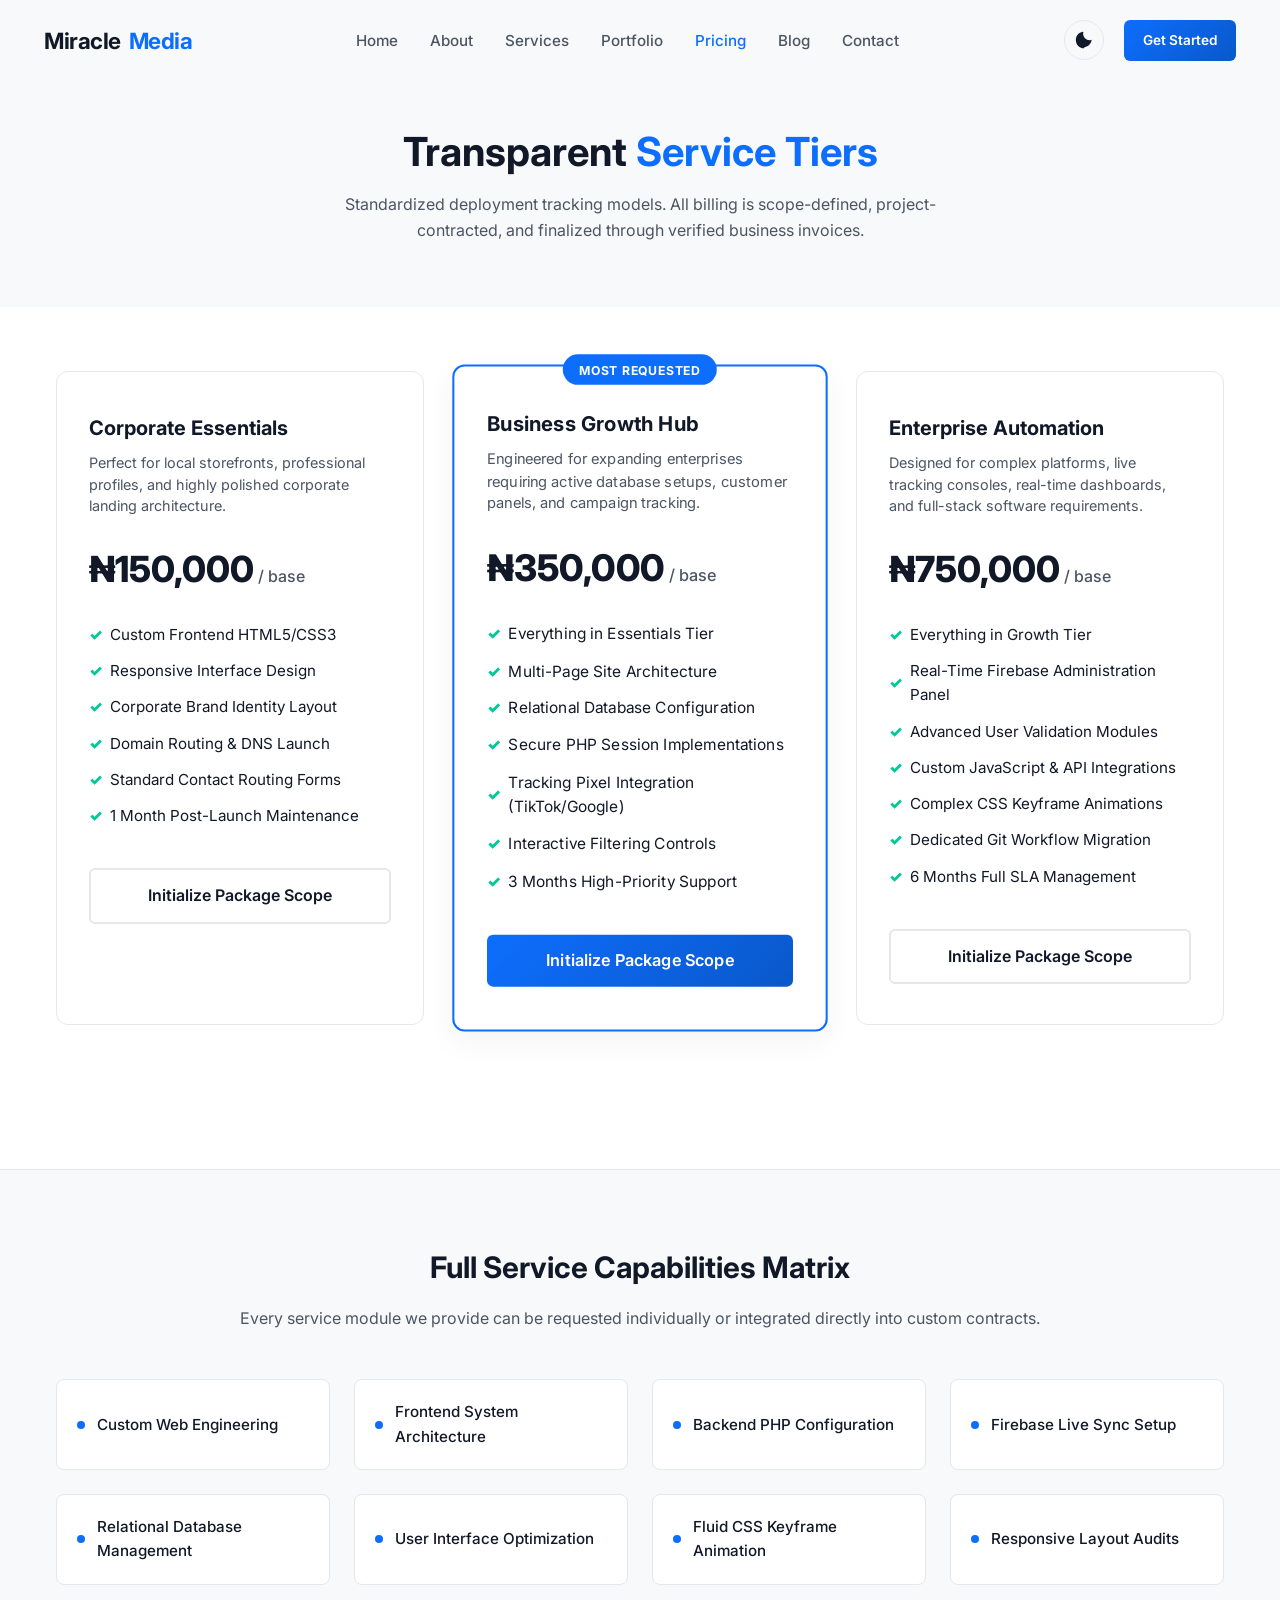
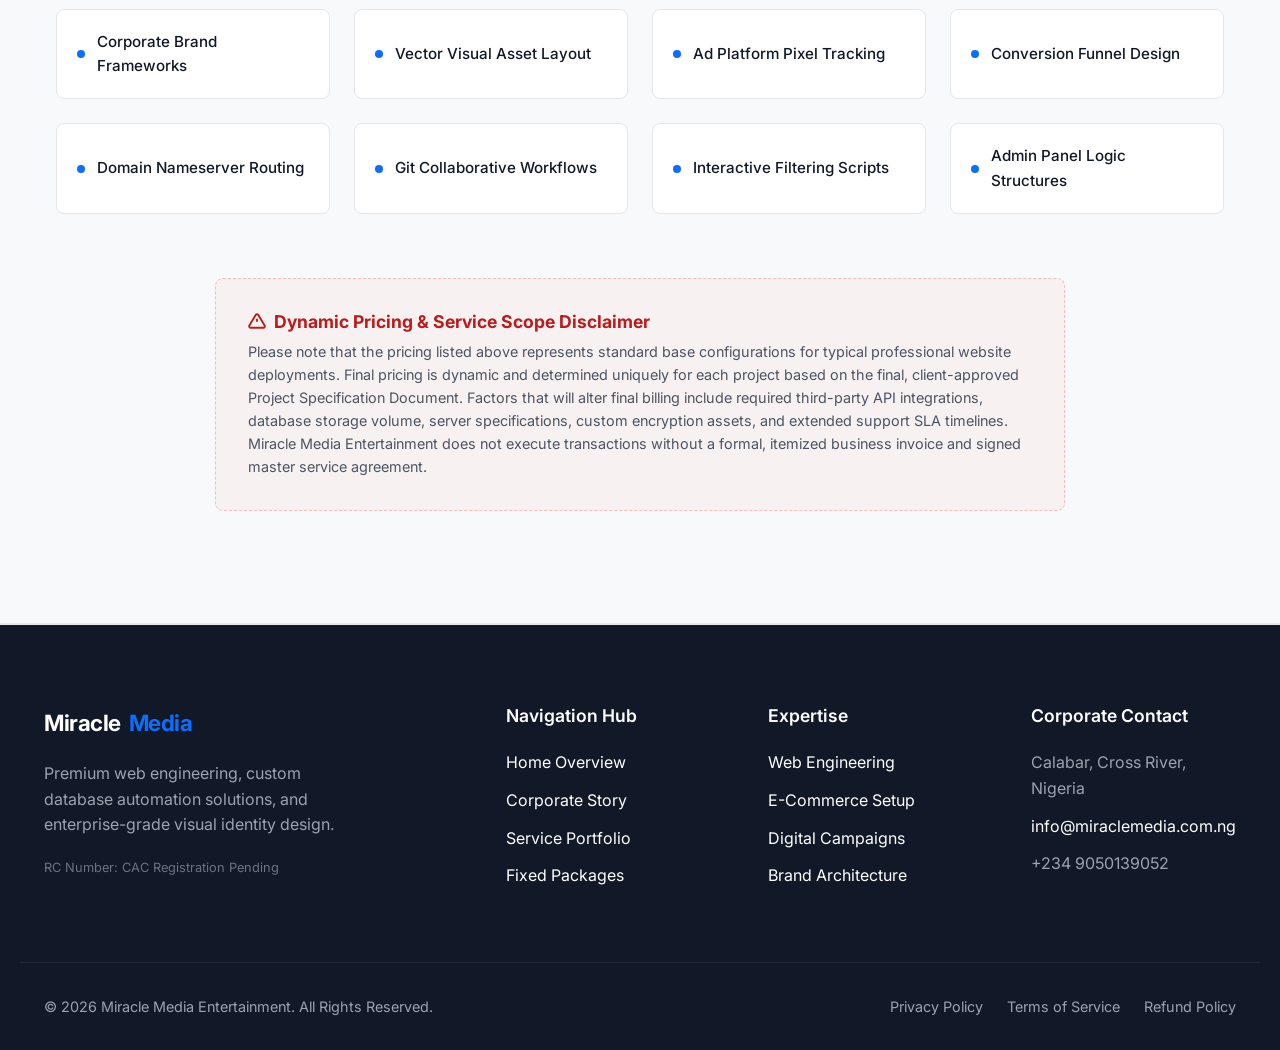
<file: pricing.html>
<!DOCTYPE html>
<html lang="en">
<head>
    <meta charset="UTF-8">
    <meta name="viewport" content="width=device-width, initial-scale=1.0">
    <title>Service Packages &amp; Pricing Framework | Miracle Media Entertainment</title>
    <meta name="description" content="Transparent corporate pricing tiers and service rates for web engineering, system automation, and digital marketing deployments by Miracle Media Entertainment.">
    <!-- Core Stylesheet References -->
    <link rel="stylesheet" href="style.css">
    <style>
        .pricing-header {
            text-align: center;
            padding: 8rem 2rem 4rem 2rem;
            background: var(--bg-surface);
        }
        .pricing-header h1 {
            font-size: 2.5rem;
            margin-bottom: 1rem;
        }
        .pricing-container {
            padding: 4rem 2rem;
        }
        
        /* Tiered Cards Layout */
        .pricing-grid {
            display: grid;
            grid-template-columns: repeat(auto-fit, minmax(320px, 1fr));
            gap: 2rem;
            margin-bottom: 5rem;
            align-items: stretch;
        }
        .pricing-card {
            background: var(--bg-card);
            border: 1px solid var(--border-color);
            border-radius: 12px;
            padding: 2.5rem 2rem;
            display: flex;
            flex-direction: column;
            position: relative;
            transition: transform 0.3s ease, box-shadow 0.3s ease;
        }
        .pricing-card.featured {
            border: 2px solid var(--primary);
            box-shadow: 0 10px 30px rgba(0,0,0,0.05);
            transform: scale(1.02);
        }
        .pricing-card:hover {
            transform: translateY(-5px);
        }
        .pricing-card.featured:hover {
            transform: translateY(-5px) scale(1.02);
        }
        .badge-popular {
            position: absolute;
            top: -12px;
            left: 50%;
            transform: translateX(-50%);
            background: var(--primary);
            color: #ffffff;
            font-size: 0.75rem;
            font-weight: 700;
            padding: 0.35rem 1rem;
            border-radius: 20px;
            text-transform: uppercase;
            letter-spacing: 0.05em;
        }
        .tier-name {
            font-size: 1.25rem;
            font-weight: 700;
            color: var(--text-main);
            margin-bottom: 0.5rem;
        }
        .tier-desc {
            font-size: 0.9rem;
            color: var(--text-muted);
            margin-bottom: 1.5rem;
            line-height: 1.5;
        }
        .tier-price {
            font-size: 2.25rem;
            font-weight: 800;
            color: var(--text-main);
            margin-bottom: 1.5rem;
            display: flex;
            align-items: baseline;
        }
        .tier-price span {
            font-size: 1rem;
            font-weight: 500;
            color: var(--text-muted);
            margin-left: 0.25rem;
        }
        .tier-features {
            list-style: none;
            padding: 0;
            margin: 0 0 2.5rem 0;
            flex-grow: 1;
        }
        .tier-features li {
            font-size: 0.95rem;
            color: var(--text-main);
            margin-bottom: 0.75rem;
            display: flex;
            align-items: center;
            gap: 0.5rem;
        }
        .tier-features li::before {
            content: "✓";
            color: var(--accent);
            font-weight: 900;
        }
        
        /* 16 Services Matrix Layout */
        .matrix-section {
            background: var(--bg-surface);
            padding: 5rem 2rem;
            border-top: 1px solid var(--border-color);
            border-bottom: 1px solid var(--border-color);
        }
        .matrix-title {
            text-align: center;
            margin-bottom: 3rem;
        }
        .matrix-title h2 {
            font-size: 1.85rem;
            margin-bottom: 0.5rem;
        }
        .matrix-grid {
            display: grid;
            grid-template-columns: repeat(auto-fit, minmax(240px, 1fr));
            gap: 1.5rem;
        }
        .matrix-item {
            background: var(--bg-card);
            border: 1px solid var(--border-color);
            padding: 1.25rem;
            border-radius: 8px;
            font-size: 0.95rem;
            font-weight: 500;
            color: var(--text-main);
            display: flex;
            align-items: center;
            gap: 0.75rem;
        }
        .matrix-dot {
            width: 8px;
            height: 8px;
            background: var(--primary);
            border-radius: 50%;
            flex-shrink: 0;
        }

        /* Compliance Disclaimer Box */
        .compliance-disclaimer {
            max-width: 850px;
            margin: 4rem auto 2rem auto;
            background: rgba(239, 68, 68, 0.04);
            border: 1px dashed rgba(239, 68, 68, 0.3);
            border-radius: 8px;
            padding: 2rem;
        }
        .compliance-disclaimer h4 {
            color: #b91c1c;
            font-size: 1.1rem;
            margin-bottom: 0.5rem;
            display: flex;
            align-items: center;
            gap: 0.5rem;
        }
        .compliance-disclaimer p {
            font-size: 0.9rem;
            color: var(--text-muted);
            line-height: 1.6;
        }
    </style>
</head>
<body>

    <!-- ==========================================================================
       1. NAVIGATION HEADER (Consistent Framework)
       ========================================================================== -->
    <header class="navbar">
        <div class="container nav-container">
            <a href="index.html" class="logo" aria-label="Miracle Media Entertainment Home">
                Miracle<span>Media</span>
            </a>
            
            <nav class="nav-layout">
                <ul class="nav-menu" id="nav-menu">
                    <li><a href="index.html" class="nav-link">Home</a></li>
                    <li><a href="about.html" class="nav-link">About</a></li>
                    <li><a href="services.html" class="nav-link">Services</a></li>
                    <li><a href="portfolio.html" class="nav-link">Portfolio</a></li>
                    <li><a href="pricing.html" class="nav-link active">Pricing</a></li>
                    <li><a href="blog.html" class="nav-link">Blog</a></li>
                    <li><a href="contact.html" class="nav-link">Contact</a></li>
                </ul>
            </nav>

            <div class="nav-actions">
                <button id="theme-toggle" class="theme-toggle" aria-label="Toggle dark/light website mode">
                    <svg class="sun-icon" viewBox="0 0 24 24" width="20" height="20"><path d="M12 7c-2.76 0-5 2.24-5 5s2.24 5 5 5 5-2.24 5-5-2.24-5-5-5zM2 13h2c.55 0 1-.45 1-1s-.45-1-1-1H2c-.55 0-1 .45-1 1s.45 1 1 1zm18 0h2c.55 0 1-.45 1-1s-.45-1-1-1h-2c-.55 0-1 .45-1 1s.45 1 1 1zM11 2v2c0 .55.45 1 1 1s1-.45 1-1V2c0-.55-.45-1-1-1s-1 .45-1 1zm0 18v2c0 .55.45 1 1 1s1-.45 1-1v-2c0-.55-.45-1-1-1s-1 .45-1 1zM5.99 4.58c-.39-.39-1.03-.39-1.41 0s-.39 1.03 0 1.41l1.06 1.06c.39.39 1.03.39 1.41 0s.39-1.03 0-1.41L5.99 4.58zm12.37 12.37c-.39-.39-1.03-.39-1.41 0s-.39 1.03 0 1.41l1.06 1.06c.39.39 1.03.39 1.41 0s.39-1.03 0-1.41l-1.06-1.06zm1.06-12.37c-.39-.39-1.03-.39-1.41 0l-1.06 1.06c-.39.39-.39 1.03 0 1.41s1.03.39 1.41 0l1.06-1.06c.39-.38.39-1.02 0-1.41zM6.99 16.89l-1.06 1.06c-.39.39-.39 1.03 0 1.41s1.03.39 1.41 0l1.06-1.06c.39-.39.39-1.03 0-1.41s-1.02-.39-1.41 0z"/></svg>
                    <svg class="moon-icon" viewBox="0 0 24 24" width="20" height="20" fill="#111827"><path d="M12.3 22h-.1c-5.5 0-10-4.5-10-10 0-4.8 3.5-8.9 8.2-9.8.5-.1 1 .3.9.8-.1.4-.4.8-.4 1.3 0 4.4 3.6 8 8 8 .4 0 .9-.1 1.3-.4.5-.3 1.1 0 .9.5-.9 4.7-5 8.2-8.8 8.2z"/></svg>
                </button>
                <a href="contact.html" class="btn btn-primary" style="padding: 0.6rem 1.2rem; font-size: 0.85rem;">Get Started</a>
                
                <button class="hamburger" aria-expanded="false" aria-controls="nav-menu" aria-label="Toggle main menu navigation">
                    <span></span>
                    <span></span>
                    <span></span>
                </button>
            </div>
        </div>
    </header>

    <!-- ==========================================================================
       2. HERO TITLE SECTION
       ========================================================================== -->
    <main>
        <section class="pricing-header">
            <div class="container">
                <h1>Transparent <span class="primary-text">Service Tiers</span></h1>
                <p class="text-muted" style="max-width: 650px; margin: 0 auto;">Standardized deployment tracking models. All billing is scope-defined, project-contracted, and finalized through verified business invoices.</p>
            </div>
        </section>

        <!-- ==========================================================================
           3. TIERED PACKAGES GRID
           ========================================================================== -->
        <section class="pricing-container">
            <div class="container">
                <div class="pricing-grid">

                    <!-- TIER 1: Corporate Essentials -->
                    <div class="pricing-card">
                        <div>
                            <div class="tier-name">Corporate Essentials</div>
                            <div class="tier-desc">Perfect for local storefronts, professional profiles, and highly polished corporate landing architecture.</div>
                            <div class="tier-price">₦150,000<span>/ base</span></div>
                            <ul class="tier-features">
                                <li>Custom Frontend HTML5/CSS3</li>
                                <li>Responsive Interface Design</li>
                                <li>Corporate Brand Identity Layout</li>
                                <li>Domain Routing &amp; DNS Launch</li>
                                <li>Standard Contact Routing Forms</li>
                                <li>1 Month Post-Launch Maintenance</li>
                            </ul>
                        </div>
                        <a href="contact.html?tier=essentials" class="btn btn-outline" style="text-align: center; width: 100%;">Initialize Package Scope</a>
                    </div>

                    <!-- TIER 2: Business Growth (FEATURED) -->
                    <div class="pricing-card featured">
                        <span class="badge-popular">Most Requested</span>
                        <div>
                            <div class="tier-name">Business Growth Hub</div>
                            <div class="tier-desc">Engineered for expanding enterprises requiring active database setups, customer panels, and campaign tracking.</div>
                            <div class="tier-price">₦350,000<span>/ base</span></div>
                            <ul class="tier-features">
                                <li>Everything in Essentials Tier</li>
                                <li>Multi-Page Site Architecture</li>
                                <li>Relational Database Configuration</li>
                                <li>Secure PHP Session Implementations</li>
                                <li>Tracking Pixel Integration (TikTok/Google)</li>
                                <li>Interactive Filtering Controls</li>
                                <li>3 Months High-Priority Support</li>
                            </ul>
                        </div>
                        <a href="contact.html?tier=growth" class="btn btn-primary" style="text-align: center; width: 100%;">Initialize Package Scope</a>
                    </div>

                    <!-- TIER 3: Custom Enterprise Automation -->
                    <div class="pricing-card">
                        <div>
                            <div class="tier-name">Enterprise Automation</div>
                            <div class="tier-desc">Designed for complex platforms, live tracking consoles, real-time dashboards, and full-stack software requirements.</div>
                            <div class="tier-price">₦750,000<span>/ base</span></div>
                            <ul class="tier-features">
                                <li>Everything in Growth Tier</li>
                                <li>Real-Time Firebase Administration Panel</li>
                                <li>Advanced User Validation Modules</li>
                                <li>Custom JavaScript &amp; API Integrations</li>
                                <li>Complex CSS Keyframe Animations</li>
                                <li>Dedicated Git Workflow Migration</li>
                                <li>6 Months Full SLA Management</li>
                            </ul>
                        </div>
                        <a href="contact.html?tier=enterprise" class="btn btn-outline" style="text-align: center; width: 100%;">Initialize Package Scope</a>
                    </div>

                </div>
            </div>
        </section>

        <!-- ==========================================================================
           4. THE 16 SERVICES COMPREHENSIVE DIRECTORY
           ========================================================================== -->
        <section class="matrix-section">
            <div class="container">
                <div class="matrix-title">
                    <h2>Full Service Capabilities Matrix</h2>
                    <p class="text-muted">Every service module we provide can be requested individually or integrated directly into custom contracts.</p>
                </div>
                
                <div class="matrix-grid">
                    <div class="matrix-item"><div class="matrix-dot"></div>Custom Web Engineering</div>
                    <div class="matrix-item"><div class="matrix-dot"></div>Frontend System Architecture</div>
                    <div class="matrix-item"><div class="matrix-dot"></div>Backend PHP Configuration</div>
                    <div class="matrix-item"><div class="matrix-dot"></div>Firebase Live Sync Setup</div>
                    <div class="matrix-item"><div class="matrix-dot"></div>Relational Database Management</div>
                    <div class="matrix-item"><div class="matrix-dot"></div>User Interface Optimization</div>
                    <div class="matrix-item"><div class="matrix-dot"></div>Fluid CSS Keyframe Animation</div>
                    <div class="matrix-item"><div class="matrix-dot"></div>Responsive Layout Audits</div>
                    <div class="matrix-item"><div class="matrix-dot"></div>Corporate Brand Frameworks</div>
                    <div class="matrix-item"><div class="matrix-dot"></div>Vector Visual Asset Layout</div>
                    <div class="matrix-item"><div class="matrix-dot"></div>Ad Platform Pixel Tracking</div>
                    <div class="matrix-item"><div class="matrix-dot"></div>Conversion Funnel Design</div>
                    <div class="matrix-item"><div class="matrix-dot"></div>Domain Nameserver Routing</div>
                    <div class="matrix-item"><div class="matrix-dot"></div>Git Collaborative Workflows</div>
                    <div class="matrix-item"><div class="matrix-dot"></div>Interactive Filtering Scripts</div>
                    <div class="matrix-item"><div class="matrix-dot"></div>Admin Panel Logic Structures</div>
                </div>

                <!-- ==========================================================================
                   5. COMPLIANCE-DRIVEN DYNAMIC PRICING DISCLAIMER
                   ========================================================================== -->
                <div class="compliance-disclaimer">
                    <h4>
                        <svg width="18" height="18" viewBox="0 0 24 24" fill="none" stroke="currentColor" stroke-width="2.5" style="vertical-align: middle;"><path d="M10.29 3.86L1.82 18a2 2 0 0 0 1.71 3h16.94a2 2 0 0 0 1.71-3L13.71 3.86a2 2 0 0 0-3.42 0z"></path><line x1="12" y1="9" x2="12" y2="13"></line><line x1="12" y1="17" x2="12.01" y2="17"></line></svg>
                        Dynamic Pricing &amp; Service Scope Disclaimer
                    </h4>
                    <p>Please note that the pricing listed above represents standard base configurations for typical professional website deployments. Final pricing is dynamic and determined uniquely for each project based on the final, client-approved Project Specification Document. Factors that will alter final billing include required third-party API integrations, database storage volume, server specifications, custom encryption assets, and extended support SLA timelines. Miracle Media Entertainment does not execute transactions without a formal, itemized business invoice and signed master service agreement.</p>
                </div>
            </div>
        </section>
    </main>

    <!-- ==========================================================================
       6. COMPLIANCE-DRIVEN FOOTER BLOCK (Identical Structure)
       ========================================================================== -->
    <footer class="footer">
        <div class="container footer-grid">
            <div class="footer-brand">
                <a href="index.html" class="logo" style="color: #ffffff;">Miracle<span>Media</span></a>
                <p>Premium web engineering, custom database automation solutions, and enterprise-grade visual identity design.</p>
                <p style="font-size: 0.8rem; color: #6b7280;">RC Number: CAC Registration Pending</p>
            </div>
            <div>
                <h4 class="footer-title">Navigation Hub</h4>
                <div class="footer-links" style="display: flex; flex-direction: column; gap: 0.75rem;">
                    <a href="index.html">Home Overview</a>
                    <a href="about.html">Corporate Story</a>
                    <a href="services.html">Service Portfolio</a>
                    <a href="pricing.html">Fixed Packages</a>
                </div>
            </div>
            <div>
                <h4 class="footer-title">Expertise</h4>
                <div class="footer-links" style="display: flex; flex-direction: column; gap: 0.75rem;">
                    <a href="services.html">Web Engineering</a>
                    <a href="services.html">E-Commerce Setup</a>
                    <a href="services.html">Digital Campaigns</a>
                    <a href="services.html">Brand Architecture</a>
                </div>
            </div>
            <div>
                <h4 class="footer-title">Corporate Contact</h4>
                <div class="footer-links" style="display: flex; flex-direction: column; gap: 0.75rem;">
                    <span style="color: #9ca3af;">Calabar, Cross River, Nigeria</span>
                    <a href="mailto:miraclemediaassistant@gmail.com">info@miraclemedia.com.ng</a>
                    <span style="color: #9ca3af;">+234 9050139052</span>
                </div>
            </div>
        </div>

        <div class="container footer-bottom">
            <p>&copy; 2026 Miracle Media Entertainment. All Rights Reserved.</p>
            <div class="footer-legal-links">
                <a href="privacy.html" aria-label="Privacy Policy Documentation">Privacy Policy</a>
                <a href="terms.html" aria-label="Terms of Service Agreement">Terms of Service</a>
                <a href="refund.html" aria-label="Refund Framework Structure">Refund Policy</a>
            </div>
        </div>
    </footer>

    <!-- Back to Top Interface Element -->
    <button class="back-to-top" aria-label="Scroll back to top of the screen">
        <svg width="20" height="20" viewBox="0 0 24 24" fill="none" stroke="currentColor" stroke-width="3" stroke-linecap="round" stroke-linejoin="round"><line x1="12" y1="19" x2="12" y2="5"></line><polyline points="5 12 12 5 19 12"></polyline></svg>
    </button>

    <!-- Core Interactive Script -->
    <script src="script.js"></script>
</body>
</html>
</file>
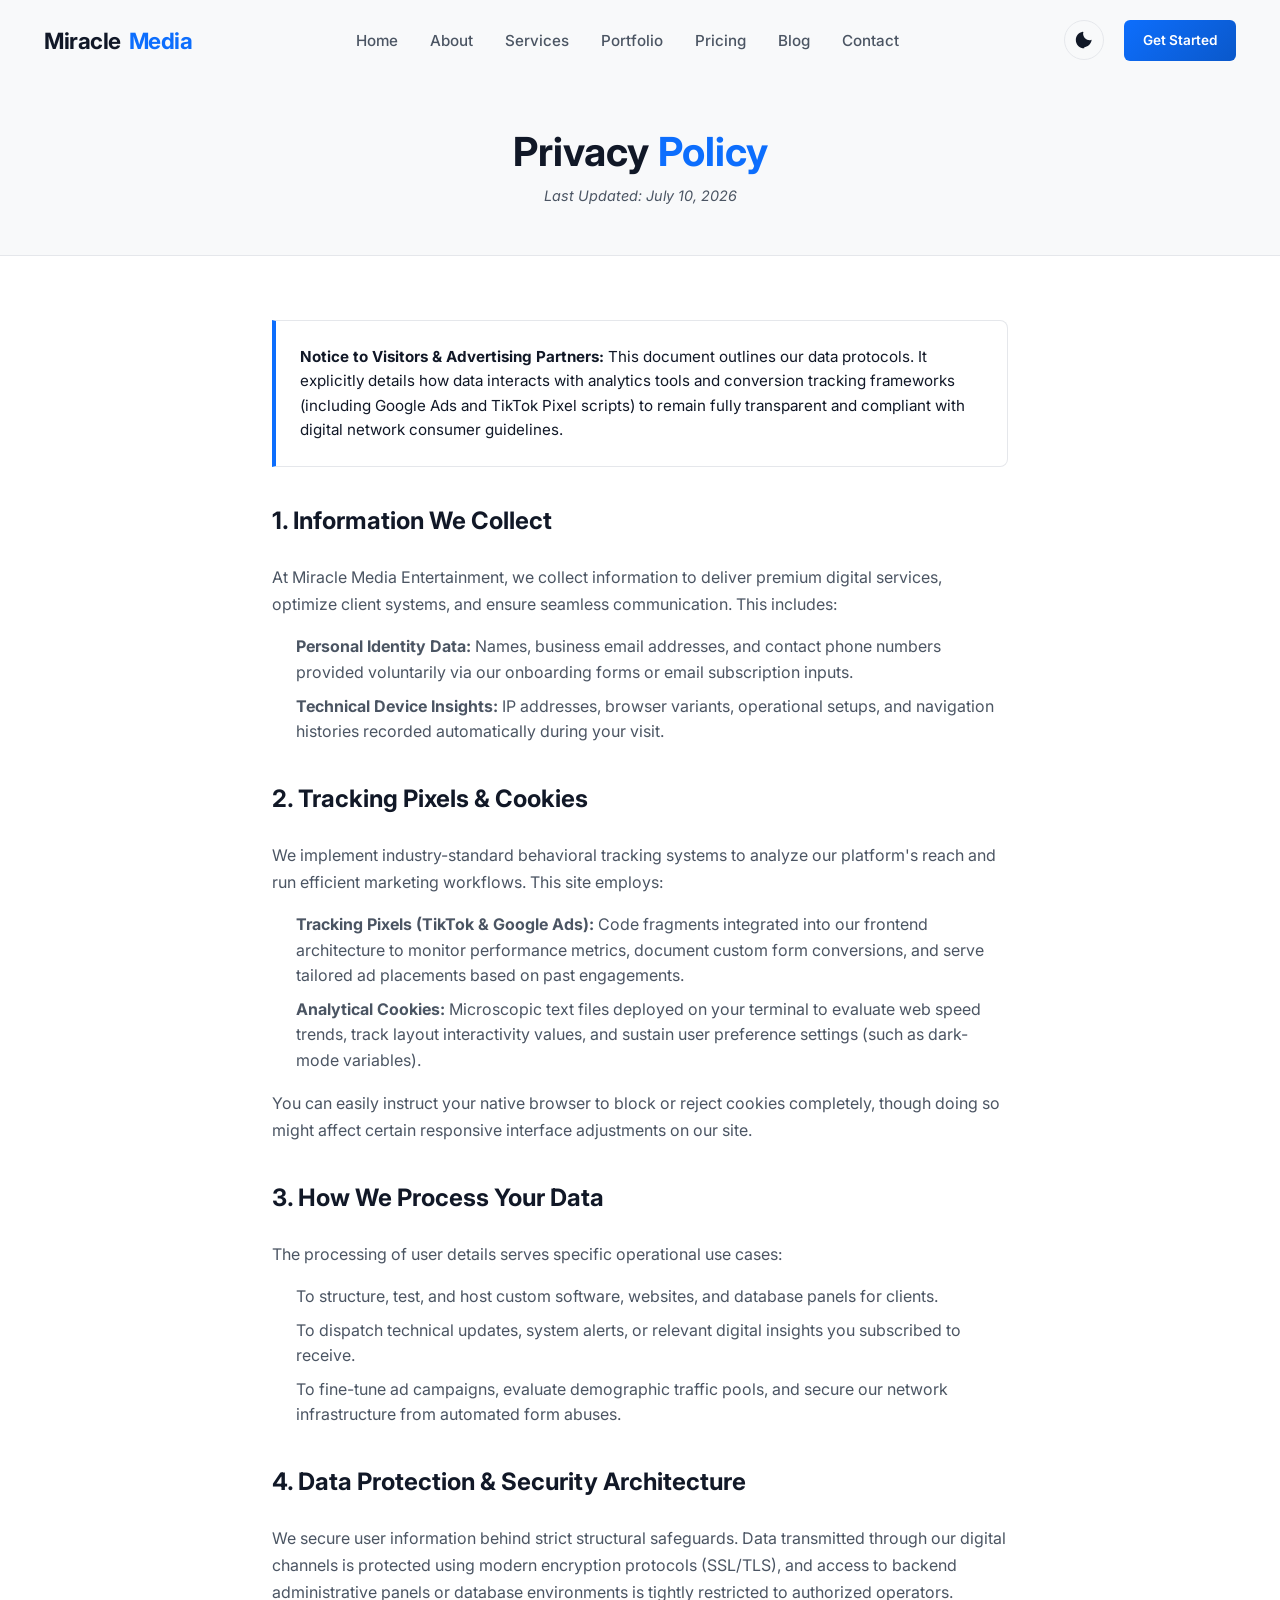
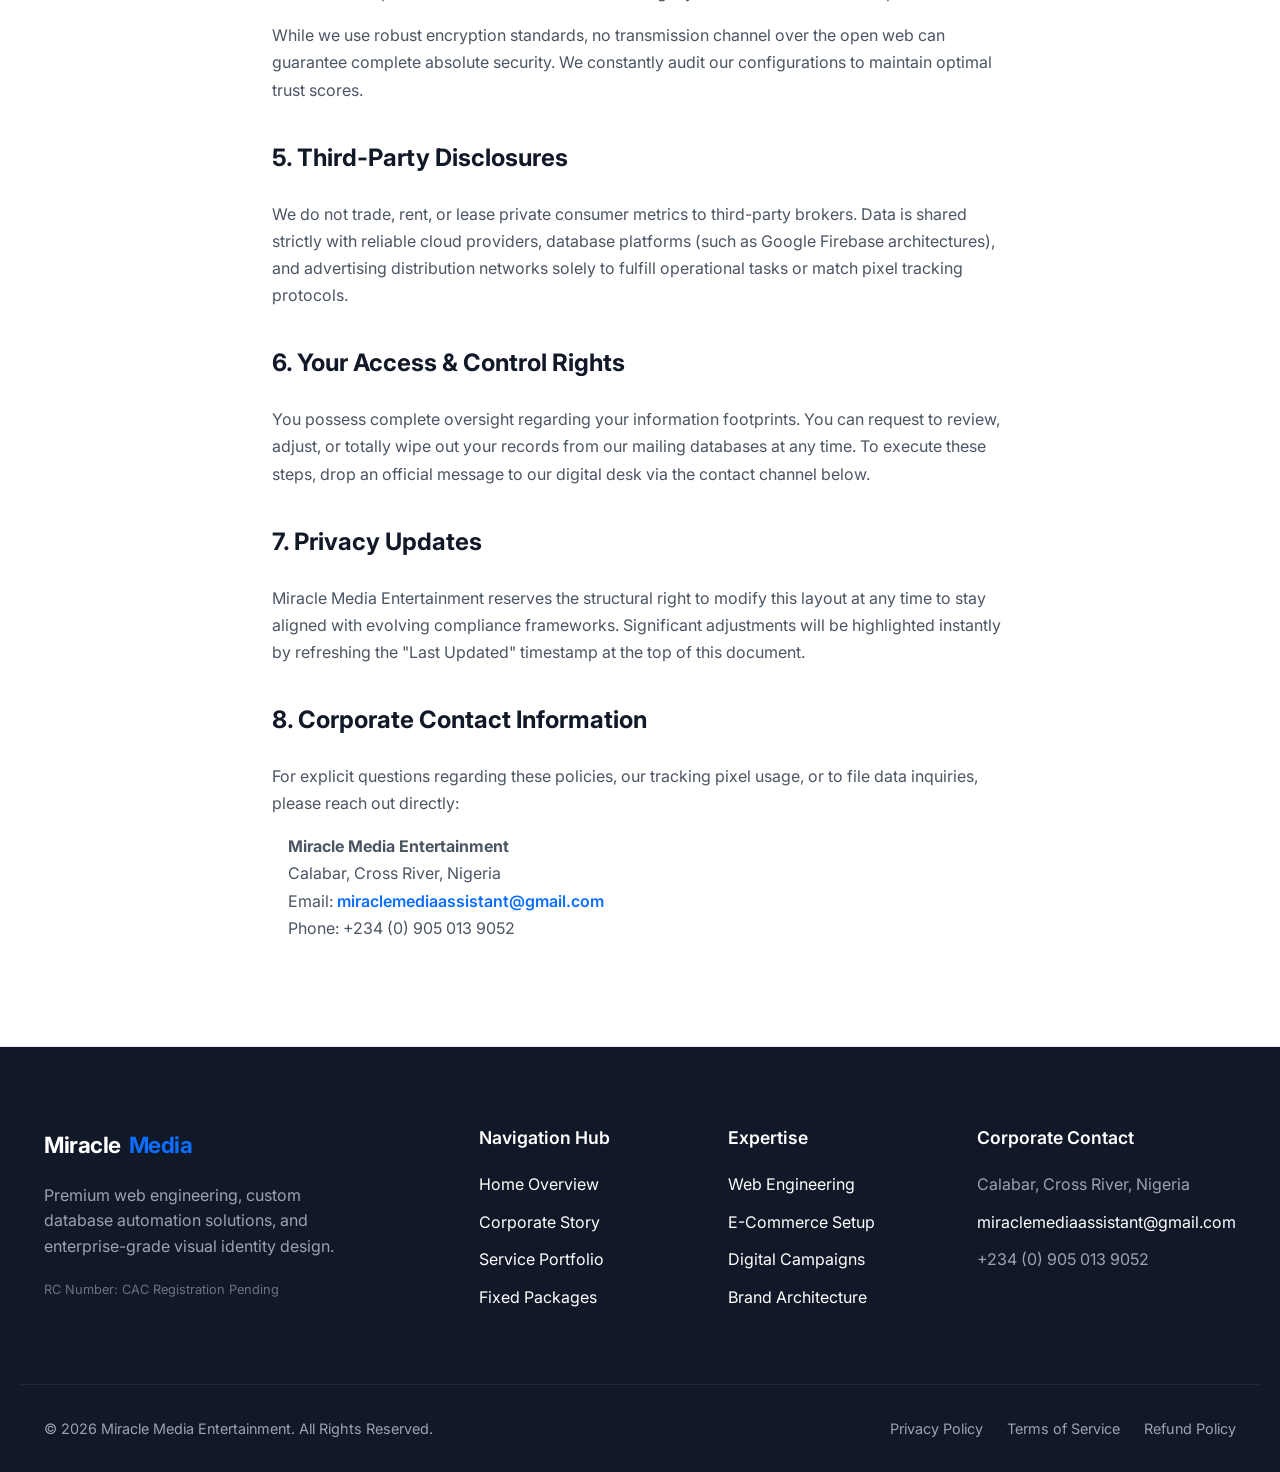
<file: privacy.html>
<!DOCTYPE html>
<html lang="en">
<head>
    <meta charset="UTF-8">
    <meta name="viewport" content="width=device-width, initial-scale=1.0">
    <title>Privacy Policy | Miracle Media Entertainment</title>
    <meta name="description" content="Privacy Policy and data protection terms for Miracle Media Entertainment. Learn how we handle information, tracking pixels, and client data security.">
    <!-- Core Stylesheet References -->
    <link rel="stylesheet" href="style.css">
    <style>
        .legal-header {
            text-align: center;
            padding: 8rem 2rem 3rem 2rem;
            background: var(--bg-surface);
            border-bottom: 1px solid var(--border-color);
        }
        .legal-header h1 {
            font-size: 2.5rem;
            margin-bottom: 0.5rem;
        }
        .last-updated {
            font-size: 0.9rem;
            color: var(--text-muted);
            font-style: italic;
        }
        
        /* Document Layout */
        .legal-container {
            max-width: 800px;
            margin: 0 auto;
            padding: 4rem 2rem;
        }
        .legal-section {
            margin-bottom: 2.5rem;
        }
        .legal-section h2 {
            font-size: 1.5rem;
            color: var(--text-main);
            margin-bottom: 1rem;
            display: flex;
            align-items: center;
            gap: 0.5rem;
        }
        .legal-section p {
            color: var(--text-muted);
            line-height: 1.7;
            margin-bottom: 1rem;
            font-size: 1rem;
        }
        .legal-list {
            margin-left: 1.5rem;
            margin-bottom: 1rem;
            color: var(--text-muted);
        }
        .legal-list li {
            margin-bottom: 0.5rem;
            line-height: 1.6;
        }
        
        /* Ad Network Compliance Highlight Box */
        .compliance-notice {
            background: var(--bg-card);
            border-left: 4px solid var(--primary);
            padding: 1.5rem;
            border-radius: 0 8px 8px 0;
            margin-bottom: 2.5rem;
            border-top: 1px solid var(--border-color);
            border-right: 1px solid var(--border-color);
            border-bottom: 1px solid var(--border-color);
        }
        .compliance-notice p {
            margin-bottom: 0;
            font-size: 0.95rem;
        }
    </style>
</head>
<body>

    <!-- ==========================================================================
       1. NAVIGATION HEADER (Consistent Framework)
       ========================================================================== -->
    <header class="navbar">
        <div class="container nav-container">
            <a href="index.html" class="logo" aria-label="Miracle Media Entertainment Home">
                Miracle<span>Media</span>
            </a>
            
            <nav class="nav-layout">
                <ul class="nav-menu" id="nav-menu">
                    <li><a href="index.html" class="nav-link">Home</a></li>
                    <li><a href="about.html" class="nav-link">About</a></li>
                    <li><a href="services.html" class="nav-link">Services</a></li>
                    <li><a href="portfolio.html" class="nav-link">Portfolio</a></li>
                    <li><a href="pricing.html" class="nav-link">Pricing</a></li>
                    <li><a href="blog.html" class="nav-link">Blog</a></li>
                    <li><a href="contact.html" class="nav-link">Contact</a></li>
                </ul>
            </nav>

            <div class="nav-actions">
                <button id="theme-toggle" class="theme-toggle" aria-label="Toggle dark/light website mode">
                    <svg class="sun-icon" viewBox="0 0 24 24" width="20" height="20"><path d="M12 7c-2.76 0-5 2.24-5 5s2.24 5 5 5 5-2.24 5-5-2.24-5-5-5zM2 13h2c.55 0 1-.45 1-1s-.45-1-1-1H2c-.55 0-1 .45-1 1s.45 1 1 1zm18 0h2c.55 0 1-.45 1-1s-.45-1-1-1h-2c-.55 0-1 .45-1 1s.45 1 1 1zM11 2v2c0 .55.45 1 1 1s1-.45 1-1V2c0-.55-.45-1-1-1s-1 .45-1 1zm0 18v2c0 .55.45 1 1 1s1-.45 1-1v-2c0-.55-.45-1-1-1s-1 .45-1 1zM5.99 4.58c-.39-.39-1.03-.39-1.41 0s-.39 1.03 0 1.41l1.06 1.06c.39.39 1.03.39 1.41 0s.39-1.03 0-1.41L5.99 4.58zm12.37 12.37c-.39-.39-1.03-.39-1.41 0s-.39 1.03 0 1.41l1.06 1.06c.39.39 1.03.39 1.41 0s.39-1.03 0-1.41l-1.06-1.06zm1.06-12.37c-.39-.39-1.03-.39-1.41 0l-1.06 1.06c-.39.39-.39 1.03 0 1.41s1.03.39 1.41 0l1.06-1.06c.39-.38.39-1.02 0-1.41zM6.99 16.89l-1.06 1.06c-.39.39-.39 1.03 0 1.41s1.03.39 1.41 0l1.06-1.06c.39-.39.39-1.03 0-1.41s-1.02-.39-1.41 0z"/></svg>
                    <svg class="moon-icon" viewBox="0 0 24 24" width="20" height="20" fill="#111827"><path d="M12.3 22h-.1c-5.5 0-10-4.5-10-10 0-4.8 3.5-8.9 8.2-9.8.5-.1 1 .3.9.8-.1.4-.4.8-.4 1.3 0 4.4 3.6 8 8 8 .4 0 .9-.1 1.3-.4.5-.3 1.1 0 .9.5-.9 4.7-5 8.2-8.8 8.2z"/></svg>
                </button>
                <a href="contact.html" class="btn btn-primary" style="padding: 0.6rem 1.2rem; font-size: 0.85rem;">Get Started</a>
                
                <button class="hamburger" aria-expanded="false" aria-controls="nav-menu" aria-label="Toggle main menu navigation">
                    <span></span>
                    <span></span>
                    <span></span>
                </button>
            </div>
        </div>
    </header>

    <!-- ==========================================================================
       2. HERO TITLE SECTION
       ========================================================================== -->
    <main>
        <section class="legal-header">
            <div class="container">
                <h1>Privacy <span class="primary-text">Policy</span></h1>
                <p class="last-updated">Last Updated: July 10, 2026</p>
            </div>
        </section>

        <!-- ==========================================================================
           3. LEGAL CONTENT BLOCK (Ad Optimization & Compliance Focused)
           ========================================================================== -->
        <section class="legal-container">
            
            <div class="compliance-notice">
                <p><strong>Notice to Visitors &amp; Advertising Partners:</strong> This document outlines our data protocols. It explicitly details how data interacts with analytics tools and conversion tracking frameworks (including Google Ads and TikTok Pixel scripts) to remain fully transparent and compliant with digital network consumer guidelines.</p>
            </div>

            <div class="legal-section">
                <h2>1. Information We Collect</h2>
                <p>At Miracle Media Entertainment, we collect information to deliver premium digital services, optimize client systems, and ensure seamless communication. This includes:</p>
                <ul class="legal-list">
                    <li><strong>Personal Identity Data:</strong> Names, business email addresses, and contact phone numbers provided voluntarily via our onboarding forms or email subscription inputs.</li>
                    <li><strong>Technical Device Insights:</strong> IP addresses, browser variants, operational setups, and navigation histories recorded automatically during your visit.</li>
                </ul>
            </div>

            <div class="legal-section">
                <h2>2. Tracking Pixels &amp; Cookies</h2>
                <p>We implement industry-standard behavioral tracking systems to analyze our platform's reach and run efficient marketing workflows. This site employs:</p>
                <ul class="legal-list">
                    <li><strong>Tracking Pixels (TikTok &amp; Google Ads):</strong> Code fragments integrated into our frontend architecture to monitor performance metrics, document custom form conversions, and serve tailored ad placements based on past engagements.</li>
                    <li><strong>Analytical Cookies:</strong> Microscopic text files deployed on your terminal to evaluate web speed trends, track layout interactivity values, and sustain user preference settings (such as dark-mode variables).</li>
                </ul>
                <p>You can easily instruct your native browser to block or reject cookies completely, though doing so might affect certain responsive interface adjustments on our site.</p>
            </div>

            <div class="legal-section">
                <h2>3. How We Process Your Data</h2>
                <p>The processing of user details serves specific operational use cases:</p>
                <ul class="legal-list">
                    <li>To structure, test, and host custom software, websites, and database panels for clients.</li>
                    <li>To dispatch technical updates, system alerts, or relevant digital insights you subscribed to receive.</li>
                    <li>To fine-tune ad campaigns, evaluate demographic traffic pools, and secure our network infrastructure from automated form abuses.</li>
                </ul>
            </div>

            <div class="legal-section">
                <h2>4. Data Protection &amp; Security Architecture</h2>
                <p>We secure user information behind strict structural safeguards. Data transmitted through our digital channels is protected using modern encryption protocols (SSL/TLS), and access to backend administrative panels or database environments is tightly restricted to authorized operators.</p>
                <p>While we use robust encryption standards, no transmission channel over the open web can guarantee complete absolute security. We constantly audit our configurations to maintain optimal trust scores.</p>
            </div>

            <div class="legal-section">
                <h2>5. Third-Party Disclosures</h2>
                <p>We do not trade, rent, or lease private consumer metrics to third-party brokers. Data is shared strictly with reliable cloud providers, database platforms (such as Google Firebase architectures), and advertising distribution networks solely to fulfill operational tasks or match pixel tracking protocols.</p>
            </div>

            <div class="legal-section">
                <h2>6. Your Access &amp; Control Rights</h2>
                <p>You possess complete oversight regarding your information footprints. You can request to review, adjust, or totally wipe out your records from our mailing databases at any time. To execute these steps, drop an official message to our digital desk via the contact channel below.</p>
            </div>

            <div class="legal-section">
                <h2>7. Privacy Updates</h2>
                <p>Miracle Media Entertainment reserves the structural right to modify this layout at any time to stay aligned with evolving compliance frameworks. Significant adjustments will be highlighted instantly by refreshing the "Last Updated" timestamp at the top of this document.</p>
            </div>

            <div class="legal-section">
                <h2>8. Corporate Contact Information</h2>
                <p>For explicit questions regarding these policies, our tracking pixel usage, or to file data inquiries, please reach out directly:</p>
                <p style="margin-left: 1rem;">
                    <strong>Miracle Media Entertainment</strong><br>
                    Calabar, Cross River, Nigeria<br>
                    Email: <a href="mailto:miraclemediaassistant@gmail.com" class="primary-text" style="text-decoration: none; font-weight: 600;">miraclemediaassistant@gmail.com</a><br>
                    Phone: +234 (0) 905 013 9052
                </p>
            </div>

        </section>
    </main>

    <!-- ==========================================================================
       4. COMPLIANCE-DRIVEN FOOTER BLOCK (Identical Structure)
       ========================================================================== -->
    <footer class="footer">
        <div class="container footer-grid">
            <div class="footer-brand">
                <a href="index.html" class="logo" style="color: #ffffff;">Miracle<span>Media</span></a>
                <p>Premium web engineering, custom database automation solutions, and enterprise-grade visual identity design.</p>
                <p style="font-size: 0.8rem; color: #6b7280;">RC Number: CAC Registration Pending</p>
            </div>
            <div>
                <h4 class="footer-title">Navigation Hub</h4>
                <div class="footer-links" style="display: flex; flex-direction: column; gap: 0.75rem;">
                    <a href="index.html">Home Overview</a>
                    <a href="about.html">Corporate Story</a>
                    <a href="services.html">Service Portfolio</a>
                    <a href="pricing.html">Fixed Packages</a>
                </div>
            </div>
            <div>
                <h4 class="footer-title">Expertise</h4>
                <div class="footer-links" style="display: flex; flex-direction: column; gap: 0.75rem;">
                    <a href="services.html">Web Engineering</a>
                    <a href="services.html">E-Commerce Setup</a>
                    <a href="services.html">Digital Campaigns</a>
                    <a href="services.html">Brand Architecture</a>
                </div>
            </div>
            <div>
                <h4 class="footer-title">Corporate Contact</h4>
                <div class="footer-links" style="display: flex; flex-direction: column; gap: 0.75rem;">
                    <span style="color: #9ca3af;">Calabar, Cross River, Nigeria</span>
                    <a href="mailto:miraclemediaassistant@gmail.com">miraclemediaassistant@gmail.com</a>
                    <span style="color: #9ca3af;">+234 (0) 905 013 9052</span>
                </div>
            </div>
        </div>

        <div class="container footer-bottom">
            <p>&copy; 2026 Miracle Media Entertainment. All Rights Reserved.</p>
            <div class="footer-legal-links">
                <a href="privacy.html" aria-label="Privacy Policy Documentation">Privacy Policy</a>
                <a href="terms.html" aria-label="Terms of Service Agreement">Terms of Service</a>
                <a href="refund.html" aria-label="Refund Framework Structure">Refund Policy</a>
            </div>
        </div>
    </footer>

    <!-- Back to Top Interface Element -->
    <button class="back-to-top" aria-label="Scroll back to top of the screen">
        <svg width="20" height="20" viewBox="0 0 24 24" fill="none" stroke="currentColor" stroke-width="3" stroke-linecap="round" stroke-linejoin="round"><line x1="12" y1="19" x2="12" y2="5"></line><polyline points="5 12 12 5 19 12"></polyline></svg>
    </button>

    <!-- Core Interactive Script -->
    <script src="script.js"></script>
</body>
</html>
</file>
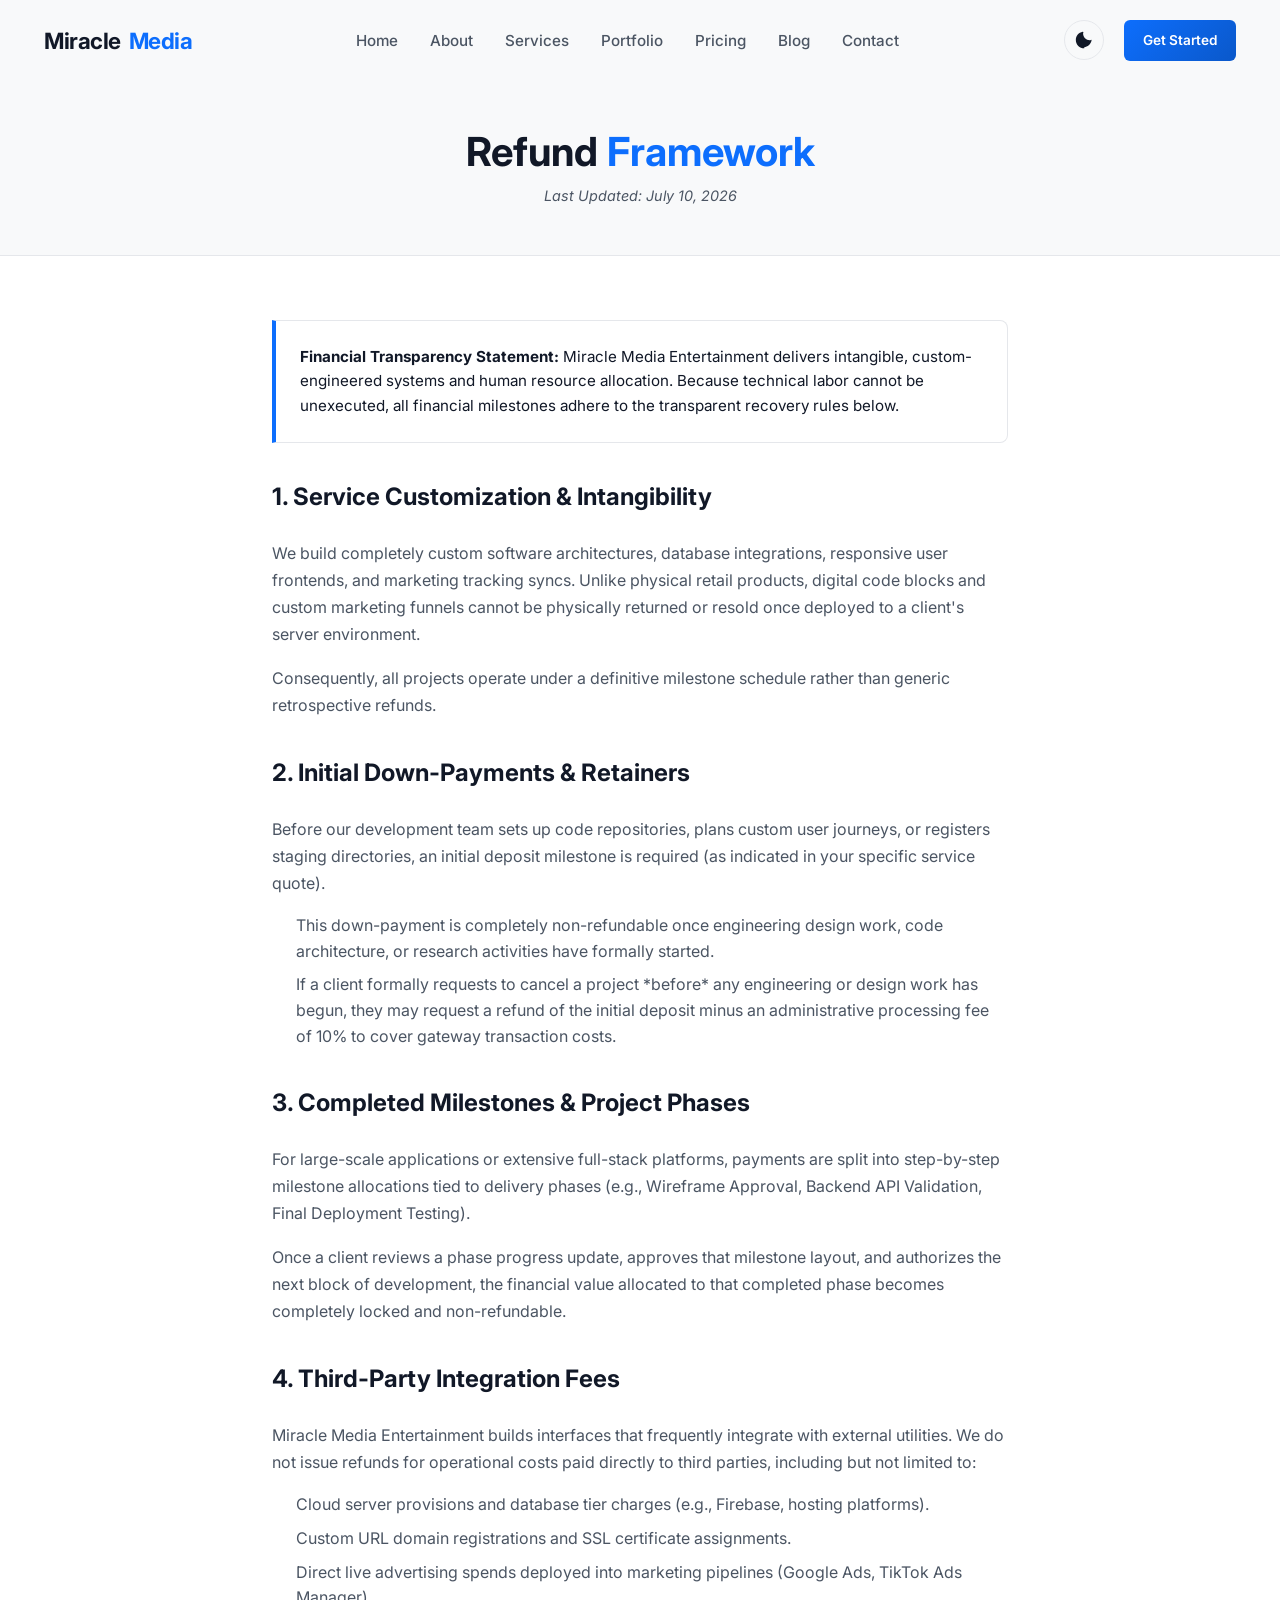
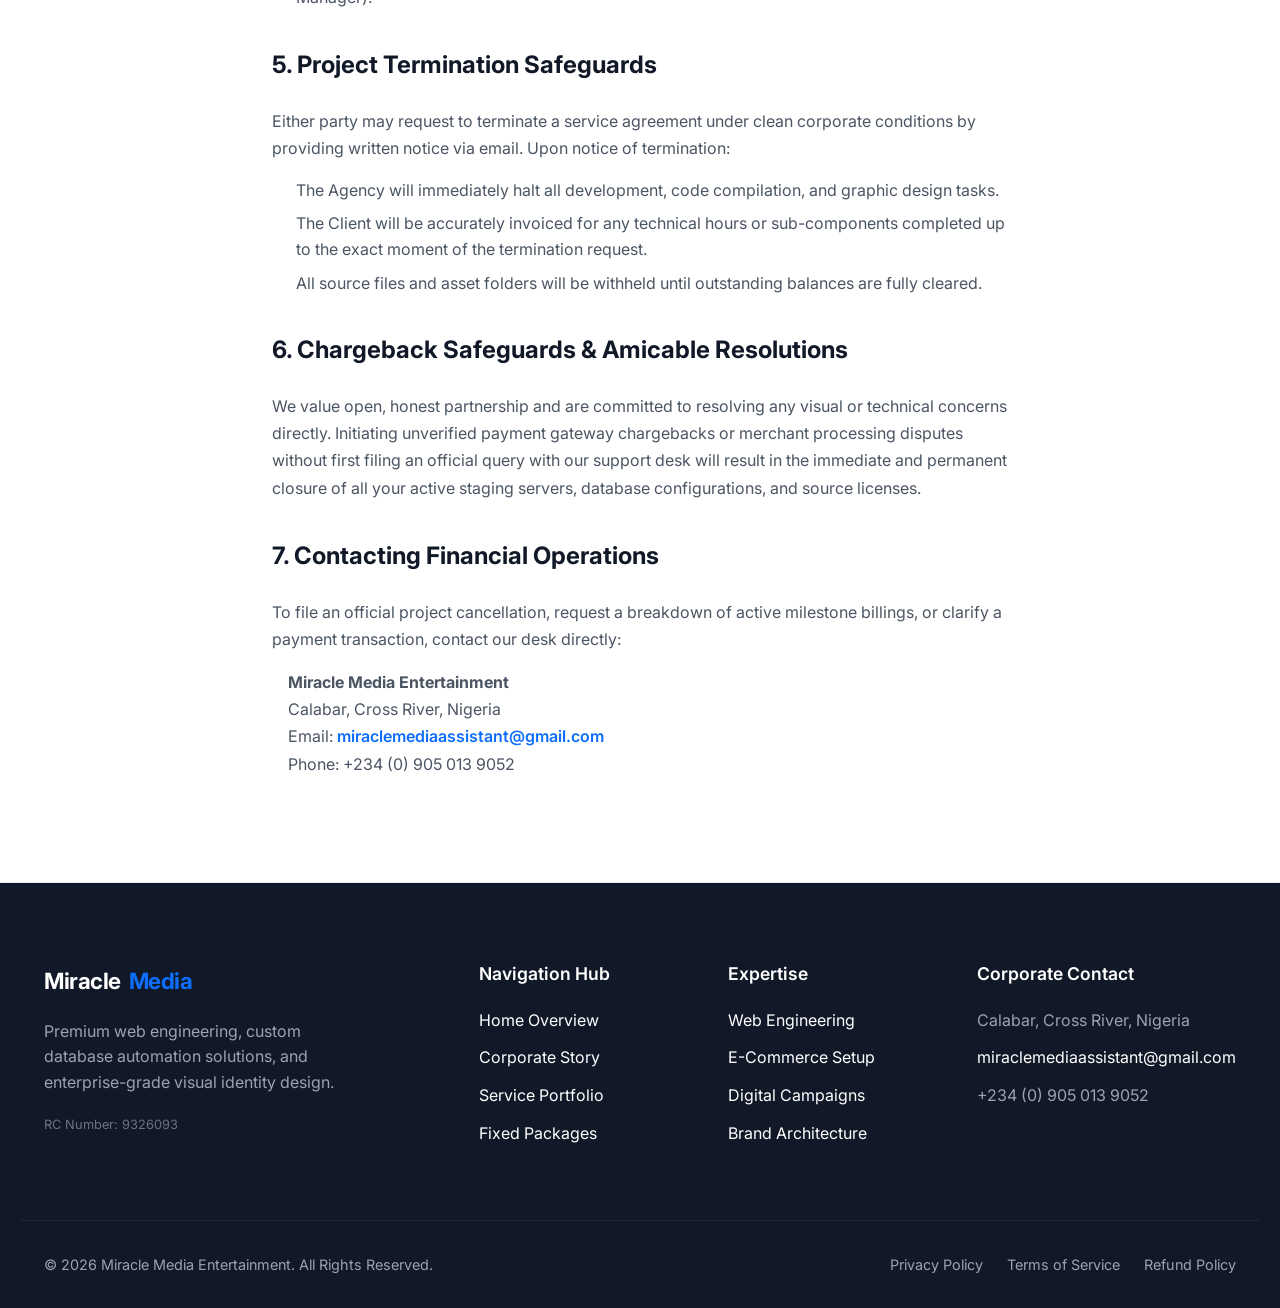
<file: refund.html>
<!DOCTYPE html>
<html lang="en">
<head>
    <meta charset="UTF-8">
    <meta name="viewport" content="width=device-width, initial-scale=1.0">
    <title>Refund &amp; Cancellation Policy | Miracle Media Entertainment</title>
    <meta name="description" content="Review the refund, milestone cancellation, and project termination policies for Miracle Media Entertainment's digital engineering and advertising setups.">
    <!-- Core Stylesheet References -->
    <link rel="stylesheet" href="style.css">
    <style>
        .legal-header {
            text-align: center;
            padding: 8rem 2rem 3rem 2rem;
            background: var(--bg-surface);
            border-bottom: 1px solid var(--border-color);
        }
        .legal-header h1 {
            font-size: 2.5rem;
            margin-bottom: 0.5rem;
        }
        .last-updated {
            font-size: 0.9rem;
            color: var(--text-muted);
            font-style: italic;
        }
        
        /* Document Layout */
        .legal-container {
            max-width: 800px;
            margin: 0 auto;
            padding: 4rem 2rem;
        }
        .legal-section {
            margin-bottom: 2.5rem;
        }
        .legal-section h2 {
            font-size: 1.5rem;
            color: var(--text-main);
            margin-bottom: 1rem;
            display: flex;
            align-items: center;
            gap: 0.5rem;
        }
        .legal-section p {
            color: var(--text-muted);
            line-height: 1.7;
            margin-bottom: 1rem;
            font-size: 1rem;
        }
        .legal-list {
            margin-left: 1.5rem;
            margin-bottom: 1rem;
            color: var(--text-muted);
        }
        .legal-list li {
            margin-bottom: 0.5rem;
            line-height: 1.6;
        }
        
        /* Financial Compliance Highlight Box */
        .compliance-notice {
            background: var(--bg-card);
            border-left: 4px solid var(--primary);
            padding: 1.5rem;
            border-radius: 0 8px 8px 0;
            margin-bottom: 2.5rem;
            border-top: 1px solid var(--border-color);
            border-right: 1px solid var(--border-color);
            border-bottom: 1px solid var(--border-color);
        }
        .compliance-notice p {
            margin-bottom: 0;
            font-size: 0.95rem;
        }
    </style>
</head>
<body>

    <!-- ==========================================================================
       1. NAVIGATION HEADER (Consistent Framework)
       ========================================================================== -->
    <header class="navbar">
        <div class="container nav-container">
            <a href="index.html" class="logo" aria-label="Miracle Media Entertainment Home">
                Miracle<span>Media</span>
            </a>
            
            <nav class="nav-layout">
                <ul class="nav-menu" id="nav-menu">
                    <li><a href="index.html" class="nav-link">Home</a></li>
                    <li><a href="about.html" class="nav-link">About</a></li>
                    <li><a href="services.html" class="nav-link">Services</a></li>
                    <li><a href="portfolio.html" class="nav-link">Portfolio</a></li>
                    <li><a href="pricing.html" class="nav-link">Pricing</a></li>
                    <li><a href="blog.html" class="nav-link">Blog</a></li>
                    <li><a href="contact.html" class="nav-link">Contact</a></li>
                </ul>
            </nav>

            <div class="nav-actions">
                <button id="theme-toggle" class="theme-toggle" aria-label="Toggle dark/light website mode">
                    <svg class="sun-icon" viewBox="0 0 24 24" width="20" height="20"><path d="M12 7c-2.76 0-5 2.24-5 5s2.24 5 5 5 5-2.24 5-5-2.24-5-5-5zM2 13h2c.55 0 1-.45 1-1s-.45-1-1-1H2c-.55 0-1 .45-1 1s.45 1 1 1zm18 0h2c.55 0 1-.45 1-1s-.45-1-1-1h-2c-.55 0-1 .45-1 1s.45 1 1 1zM11 2v2c0 .55.45 1 1 1s1-.45 1-1V2c0-.55-.45-1-1-1s-1 .45-1 1zm0 18v2c0 .55.45 1 1 1s1-.45 1-1v-2c0-.55-.45-1-1-1s-1 .45-1 1zM5.99 4.58c-.39-.39-1.03-.39-1.41 0s-.39 1.03 0 1.41l1.06 1.06c.39.39 1.03.39 1.41 0s.39-1.03 0-1.41L5.99 4.58zm12.37 12.37c-.39-.39-1.03-.39-1.41 0s-.39 1.03 0 1.41l1.06 1.06c.39.39 1.03.39 1.41 0s.39-1.03 0-1.41l-1.06-1.06zm1.06-12.37c-.39-.39-1.03-.39-1.41 0l-1.06 1.06c-.39.39-.39 1.03 0 1.41s1.03.39 1.41 0l1.06-1.06c.39-.38.39-1.02 0-1.41zM6.99 16.89l-1.06 1.06c-.39.39-.39 1.03 0 1.41s1.03.39 1.41 0l1.06-1.06c.39-.39.39-1.03 0-1.41s-1.02-.39-1.41 0z"/></svg>
                    <svg class="moon-icon" viewBox="0 0 24 24" width="20" height="20" fill="#111827"><path d="M12.3 22h-.1c-5.5 0-10-4.5-10-10 0-4.8 3.5-8.9 8.2-9.8.5-.1 1 .3.9.8-.1.4-.4.8-.4 1.3 0 4.4 3.6 8 8 8 .4 0 .9-.1 1.3-.4.5-.3 1.1 0 .9.5-.9 4.7-5 8.2-8.8 8.2z"/></svg>
                </button>
                <a href="contact.html" class="btn btn-primary" style="padding: 0.6rem 1.2rem; font-size: 0.85rem;">Get Started</a>
                
                <button class="hamburger" aria-expanded="false" aria-controls="nav-menu" aria-label="Toggle main menu navigation">
                    <span></span>
                    <span></span>
                    <span></span>
                </button>
            </div>
        </div>
    </header>

    <!-- ==========================================================================
       2. HERO TITLE SECTION
       ========================================================================== -->
    <main>
        <section class="legal-header">
            <div class="container">
                <h1>Refund <span class="primary-text">Framework</span></h1>
                <p class="last-updated">Last Updated: July 10, 2026</p>
            </div>
        </section>

        <!-- ==========================================================================
           3. LEGAL REFUND TERMS CONTENT
           ========================================================================== -->
        <section class="legal-container">
            
            <div class="compliance-notice">
                <p><strong>Financial Transparency Statement:</strong> Miracle Media Entertainment delivers intangible, custom-engineered systems and human resource allocation. Because technical labor cannot be unexecuted, all financial milestones adhere to the transparent recovery rules below.</p>
            </div>

            <div class="legal-section">
                <h2>1. Service Customization &amp; Intangibility</h2>
                <p>We build completely custom software architectures, database integrations, responsive user frontends, and marketing tracking syncs. Unlike physical retail products, digital code blocks and custom marketing funnels cannot be physically returned or resold once deployed to a client's server environment.</p>
                <p>Consequently, all projects operate under a definitive milestone schedule rather than generic retrospective refunds.</p>
            </div>

            <div class="legal-section">
                <h2>2. Initial Down-Payments &amp; Retainers</h2>
                <p>Before our development team sets up code repositories, plans custom user journeys, or registers staging directories, an initial deposit milestone is required (as indicated in your specific service quote).</p>
                <ul class="legal-list">
                    <li>This down-payment is completely non-refundable once engineering design work, code architecture, or research activities have formally started.</li>
                    <li>If a client formally requests to cancel a project *before* any engineering or design work has begun, they may request a refund of the initial deposit minus an administrative processing fee of 10% to cover gateway transaction costs.</li>
                </ul>
            </div>

            <div class="legal-section">
                <h2>3. Completed Milestones &amp; Project Phases</h2>
                <p>For large-scale applications or extensive full-stack platforms, payments are split into step-by-step milestone allocations tied to delivery phases (e.g., Wireframe Approval, Backend API Validation, Final Deployment Testing).</p>
                <p>Once a client reviews a phase progress update, approves that milestone layout, and authorizes the next block of development, the financial value allocated to that completed phase becomes completely locked and non-refundable.</p>
            </div>

            <div class="legal-section">
                <h2>4. Third-Party Integration Fees</h2>
                <p>Miracle Media Entertainment builds interfaces that frequently integrate with external utilities. We do not issue refunds for operational costs paid directly to third parties, including but not limited to:</p>
                <ul class="legal-list">
                    <li>Cloud server provisions and database tier charges (e.g., Firebase, hosting platforms).</li>
                    <li>Custom URL domain registrations and SSL certificate assignments.</li>
                    <li>Direct live advertising spends deployed into marketing pipelines (Google Ads, TikTok Ads Manager).</li>
                </ul>
            </div>

            <div class="legal-section">
                <h2>5. Project Termination Safeguards</h2>
                <p>Either party may request to terminate a service agreement under clean corporate conditions by providing written notice via email. Upon notice of termination:</p>
                <ul class="legal-list">
                    <li>The Agency will immediately halt all development, code compilation, and graphic design tasks.</li>
                    <li>The Client will be accurately invoiced for any technical hours or sub-components completed up to the exact moment of the termination request.</li>
                    <li>All source files and asset folders will be withheld until outstanding balances are fully cleared.</li>
                </ul>
            </div>

            <div class="legal-section">
                <h2>6. Chargeback Safeguards &amp; Amicable Resolutions</h2>
                <p>We value open, honest partnership and are committed to resolving any visual or technical concerns directly. Initiating unverified payment gateway chargebacks or merchant processing disputes without first filing an official query with our support desk will result in the immediate and permanent closure of all your active staging servers, database configurations, and source licenses.</p>
            </div>

            <div class="legal-section">
                <h2>7. Contacting Financial Operations</h2>
                <p>To file an official project cancellation, request a breakdown of active milestone billings, or clarify a payment transaction, contact our desk directly:</p>
                <p style="margin-left: 1rem;">
                    <strong>Miracle Media Entertainment</strong><br>
                    Calabar, Cross River, Nigeria<br>
                    Email: <a href="mailto:miraclemediaassistant@gmail.com" class="primary-text" style="text-decoration: none; font-weight: 600;">miraclemediaassistant@gmail.com</a><br>
                    Phone: +234 (0) 905 013 9052
                </p>
            </div>

        </section>
    </main>

    <!-- ==========================================================================
       4. COMPLIANCE-DRIVEN FOOTER BLOCK (Identical Structure)
       ========================================================================== -->
    <footer class="footer">
        <div class="container footer-grid">
            <div class="footer-brand">
                <a href="index.html" class="logo" style="color: #ffffff;">Miracle<span>Media</span></a>
                <p>Premium web engineering, custom database automation solutions, and enterprise-grade visual identity design.</p>
                <p style="font-size: 0.8rem; color: #6b7280;">RC Number: 9326093</p>
            </div>
            <div>
                <h4 class="footer-title">Navigation Hub</h4>
                <div class="footer-links" style="display: flex; flex-direction: column; gap: 0.75rem;">
                    <a href="index.html">Home Overview</a>
                    <a href="about.html">Corporate Story</a>
                    <a href="services.html">Service Portfolio</a>
                    <a href="pricing.html">Fixed Packages</a>
                </div>
            </div>
            <div>
                <h4 class="footer-title">Expertise</h4>
                <div class="footer-links" style="display: flex; flex-direction: column; gap: 0.75rem;">
                    <a href="services.html">Web Engineering</a>
                    <a href="services.html">E-Commerce Setup</a>
                    <a href="services.html">Digital Campaigns</a>
                    <a href="services.html">Brand Architecture</a>
                </div>
            </div>
            <div>
                <h4 class="footer-title">Corporate Contact</h4>
                <div class="footer-links" style="display: flex; flex-direction: column; gap: 0.75rem;">
                    <span style="color: #9ca3af;">Calabar, Cross River, Nigeria</span>
                    <a href="mailto:miraclemediaassistant@gmail.com">miraclemediaassistant@gmail.com</a>
                    <span style="color: #9ca3af;">+234 (0) 905 013 9052</span>
                </div>
            </div>
        </div>

        <div class="container footer-bottom">
            <p>&copy; 2026 Miracle Media Entertainment. All Rights Reserved.</p>
            <div class="footer-legal-links">
                <a href="privacy.html" aria-label="Privacy Policy Documentation">Privacy Policy</a>
                <a href="terms.html" aria-label="Terms of Service Agreement">Terms of Service</a>
                <a href="refund.html" aria-label="Refund Framework Structure">Refund Policy</a>
            </div>
        </div>
    </footer>

    <!-- Back to Top Interface Element -->
    <button class="back-to-top" aria-label="Scroll back to top of the screen">
        <svg width="20" height="20" viewBox="0 0 24 24" fill="none" stroke="currentColor" stroke-width="3" stroke-linecap="round" stroke-linejoin="round"><line x1="12" y1="19" x2="12" y2="5"></line><polyline points="5 12 12 5 19 12"></polyline></svg>
    </button>

    <!-- Core Interactive Script -->
    <script src="script.js"></script>
</body>
</html>
</file>
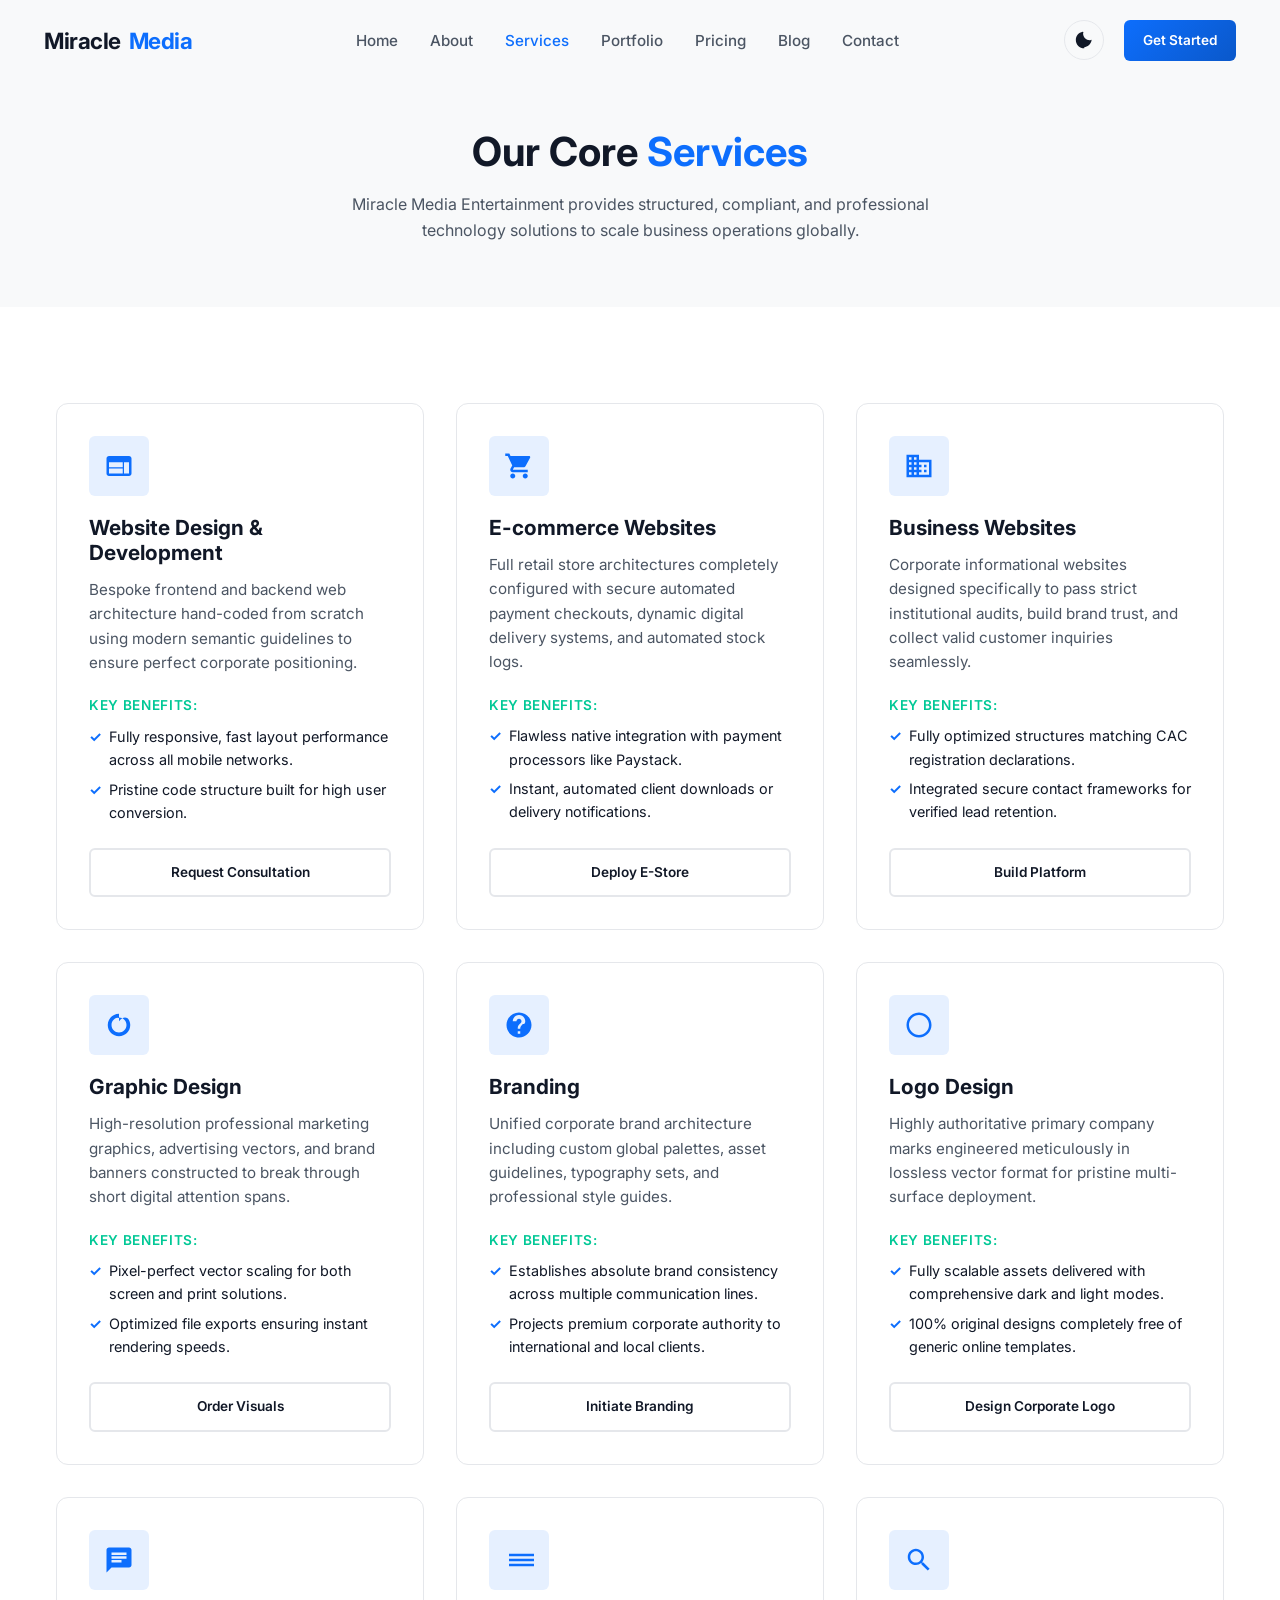
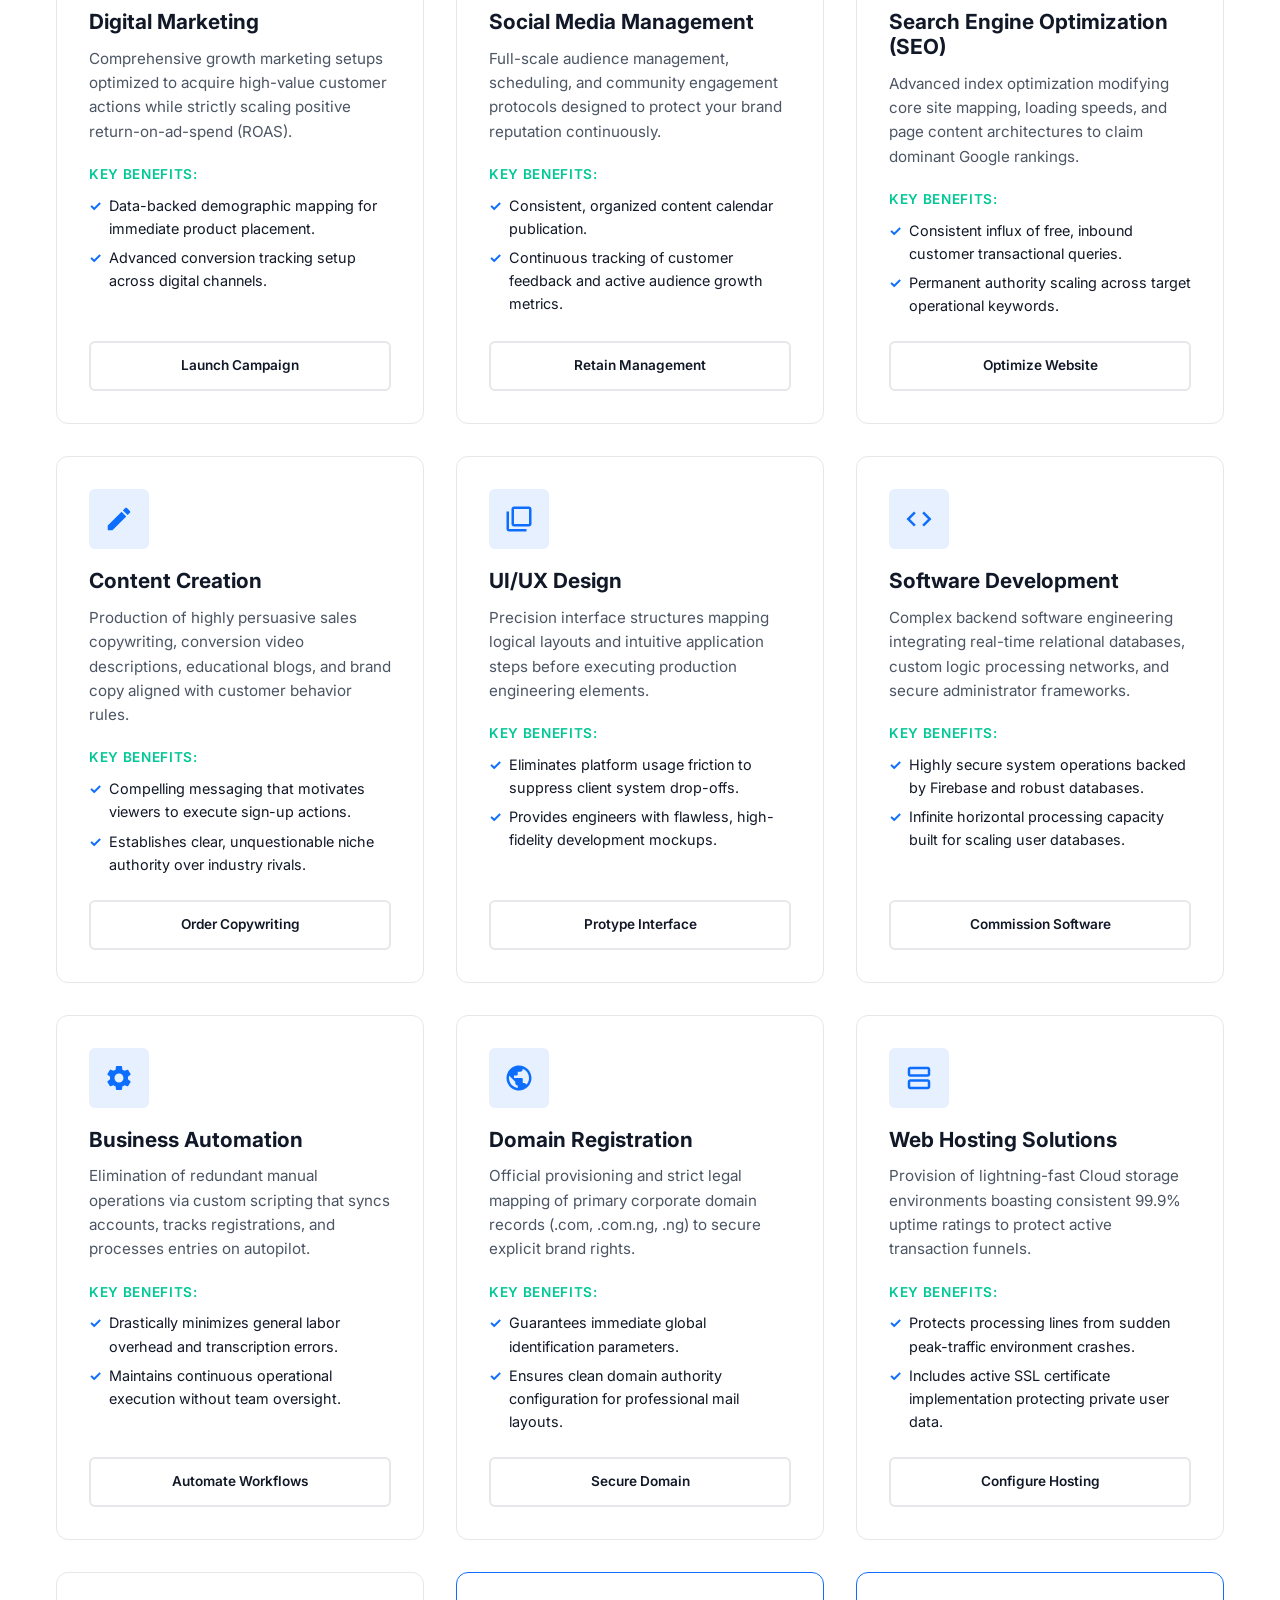
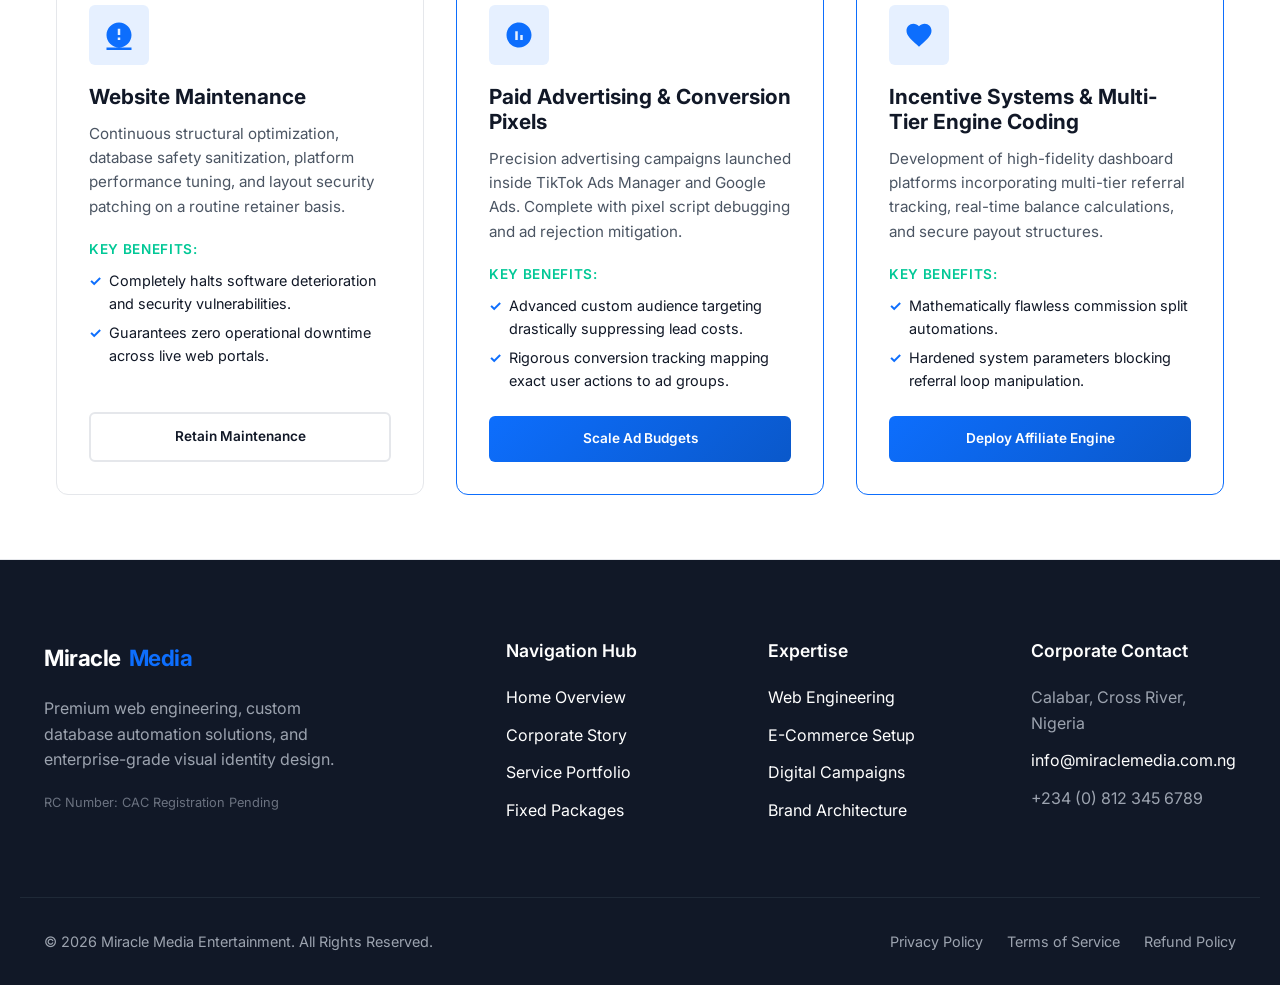
<file: services.html>
<!DOCTYPE html>
<html lang="en">
<head>
    <meta charset="UTF-8">
    <meta name="viewport" content="width=device-width, initial-scale=1.0">
    <title>Our Services | Professional Digital Solutions | Miracle Media Entertainment</title>
    <meta name="description" content="Explore the official service capabilities of Miracle Media Entertainment. High-performance web development, digital marketing, business automation, and branding services in Nigeria.">
    <!-- Core Stylesheet References -->
    <link rel="stylesheet" href="style.css">
    <style>
        .services-header {
            text-align: center;
            padding: 8rem 2rem 4rem 2rem;
            background: var(--bg-surface);
        }
        .services-header h1 {
            font-size: 2.5rem;
            margin-bottom: 1rem;
        }
        .services-container {
            padding: 4rem 2rem;
        }
        .services-grid {
            display: grid;
            grid-template-columns: repeat(auto-fit, minmax(320px, 1fr));
            gap: 2rem;
            margin-top: 2rem;
        }
        .service-card {
            background: var(--bg-card);
            border: 1px solid var(--border-color);
            border-radius: 12px;
            padding: 2rem;
            display: flex;
            flex-direction: column;
            justify-content: space-between;
            transition: transform 0.3s ease, box-shadow 0.3s ease;
        }
        .service-card:hover {
            transform: translateY(-5px);
            box-shadow: 0 10px 20px rgba(0,0,0,0.05);
        }
        .service-icon {
            color: var(--primary);
            margin-bottom: 1.25rem;
            display: flex;
            align-items: center;
        }
        .service-card h3 {
            font-size: 1.3rem;
            margin-bottom: 0.75rem;
            color: var(--text-main);
        }
        .service-desc {
            color: var(--text-muted);
            font-size: 0.95rem;
            line-height: 1.6;
            margin-bottom: 1.25rem;
        }
        .benefit-title {
            font-weight: 600;
            font-size: 0.85rem;
            text-transform: uppercase;
            letter-spacing: 0.05em;
            color: var(--accent);
            margin-bottom: 0.5rem;
        }
        .benefit-bullets {
            list-style: none;
            padding: 0;
            margin: 0 0 1.5rem 0;
        }
        .benefit-bullets li {
            position: relative;
            padding-left: 1.25rem;
            font-size: 0.9rem;
            color: var(--text-main);
            margin-bottom: 0.4rem;
        }
        .benefit-bullets li::before {
            content: "✓";
            position: absolute;
            left: 0;
            color: var(--primary);
            font-weight: bold;
        }
        .service-cta {
            width: 100%;
            text-align: center;
            padding: 0.75rem;
            font-size: 0.85rem;
            font-weight: 600;
        }
    </style>
</head>
<body>

    <!-- ==========================================================================
       1. NAVIGATION HEADER (Consistent Framework)
       ========================================================================== -->
    <header class="navbar">
        <div class="container nav-container">
            <a href="index.html" class="logo" aria-label="Miracle Media Entertainment Home">
                Miracle<span>Media</span>
            </a>
            
            <nav class="nav-layout">
                <ul class="nav-menu" id="nav-menu">
                    <li><a href="index.html" class="nav-link">Home</a></li>
                    <li><a href="about.html" class="nav-link">About</a></li>
                    <li><a href="services.html" class="nav-link active">Services</a></li>
                    <li><a href="portfolio.html" class="nav-link">Portfolio</a></li>
                    <li><a href="pricing.html" class="nav-link">Pricing</a></li>
                    <li><a href="blog.html" class="nav-link">Blog</a></li>
                    <li><a href="contact.html" class="nav-link">Contact</a></li>
                </ul>
            </nav>

            <div class="nav-actions">
                <button id="theme-toggle" class="theme-toggle" aria-label="Toggle dark/light website mode">
                    <svg class="sun-icon" viewBox="0 0 24 24" width="20" height="20"><path d="M12 7c-2.76 0-5 2.24-5 5s2.24 5 5 5 5-2.24 5-5-2.24-5-5-5zM2 13h2c.55 0 1-.45 1-1s-.45-1-1-1H2c-.55 0-1 .45-1 1s.45 1 1 1zm18 0h2c.55 0 1-.45 1-1s-.45-1-1-1h-2c-.55 0-1 .45-1 1s.45 1 1 1zM11 2v2c0 .55.45 1 1 1s1-.45 1-1V2c0-.55-.45-1-1-1s-1 .45-1 1zm0 18v2c0 .55.45 1 1 1s1-.45 1-1v-2c0-.55-.45-1-1-1s-1 .45-1 1zM5.99 4.58c-.39-.39-1.03-.39-1.41 0s-.39 1.03 0 1.41l1.06 1.06c.39.39 1.03.39 1.41 0s.39-1.03 0-1.41L5.99 4.58zm12.37 12.37c-.39-.39-1.03-.39-1.41 0s-.39 1.03 0 1.41l1.06 1.06c.39.39 1.03.39 1.41 0s.39-1.03 0-1.41l-1.06-1.06zm1.06-12.37c-.39-.39-1.03-.39-1.41 0l-1.06 1.06c-.39.39-.39 1.03 0 1.41s1.03.39 1.41 0l1.06-1.06c.39-.38.39-1.02 0-1.41zM6.99 16.89l-1.06 1.06c-.39.39-.39 1.03 0 1.41s1.03.39 1.41 0l1.06-1.06c.39-.39.39-1.03 0-1.41s-1.02-.39-1.41 0z"/></svg>
                    <svg class="moon-icon" viewBox="0 0 24 24" width="20" height="20" fill="#111827"><path d="M12.3 22h-.1c-5.5 0-10-4.5-10-10 0-4.8 3.5-8.9 8.2-9.8.5-.1 1 .3.9.8-.1.4-.4.8-.4 1.3 0 4.4 3.6 8 8 8 .4 0 .9-.1 1.3-.4.5-.3 1.1 0 .9.5-.9 4.7-5 8.2-8.8 8.2z"/></svg>
                </button>
                <a href="contact.html" class="btn btn-primary" style="padding: 0.6rem 1.2rem; font-size: 0.85rem;">Get Started</a>
                
                <button class="hamburger" aria-expanded="false" aria-controls="nav-menu" aria-label="Toggle main menu navigation">
                    <span></span>
                    <span></span>
                    <span></span>
                </button>
            </div>
        </div>
    </header>

    <!-- ==========================================================================
       2. SERVICES HERO TITLE
       ========================================================================== -->
    <main>
        <section class="services-header">
            <div class="container">
                <h1>Our Core <span class="primary-text">Services</span></h1>
                <p class="text-muted" style="max-width: 600px; margin: 0 auto;">Miracle Media Entertainment provides structured, compliant, and professional technology solutions to scale business operations globally.</p>
            </div>
        </section>

        <!-- ==========================================================================
           3. SPECIALIZED SERVICES GRID
           ========================================================================== -->
        <section class="services-container">
            <div class="container">
                <div class="services-grid">

                    <!-- SERVICE 1: Website Design & Development -->
                    <div class="service-card">
                        <div>
                            <div class="service-icon">
                                <svg width="28" height="28" viewBox="0 0 24 24" fill="currentColor"><path d="M20 4H4c-1.1 0-1.99.9-1.99 2L2 18c0 1.1.9 2 2 2h16c1.1 0 2-.9 2-2V6c0-1.1-.9-2-2-2zm-5 14H4v-4h11v4zm0-5H4V9h11v4zm5 5h-4V9h4v9z"/></svg>
                            </div>
                            <h3>Website Design &amp; Development</h3>
                            <p class="service-desc">Bespoke frontend and backend web architecture hand-coded from scratch using modern semantic guidelines to ensure perfect corporate positioning.</p>
                            <div class="benefit-title">Key Benefits:</div>
                            <ul class="benefit-bullets">
                                <li>Fully responsive, fast layout performance across all mobile networks.</li>
                                <li>Pristine code structure built for high user conversion.</li>
                            </ul>
                        </div>
                        <a href="contact.html?service=web-dev" class="btn btn-outline service-cta">Request Consultation</a>
                    </div>

                    <!-- SERVICE 2: E-commerce Websites -->
                    <div class="service-card">
                        <div>
                            <div class="service-icon">
                                <svg width="28" height="28" viewBox="0 0 24 24" fill="currentColor"><path d="M7 18c-1.1 0-1.99.9-1.99 2S5.9 22 7 22s2-.9 2-2-.9-2-2-2zM1 2v2h2l3.6 7.59-1.35 2.45c-.16.28-.25.61-.25.96 0 1.1.9 2 2 2h12v-2H7.42c-.14 0-.25-.11-.25-.25l.03-.12.9-1.63h7.45c.75 0 1.41-.41 1.75-1.03l3.58-6.49c.08-.14.12-.31.12-.48 0-.55-.45-1-1-1H5.21l-.94-2H1zm16 16c-1.1 0-1.99.9-1.99 2s.89 2 1.99 2 2-.9 2-2-.9-2-2-2z"/></svg>
                            </div>
                            <h3>E-commerce Websites</h3>
                            <p class="service-desc">Full retail store architectures completely configured with secure automated payment checkouts, dynamic digital delivery systems, and automated stock logs.</p>
                            <div class="benefit-title">Key Benefits:</div>
                            <ul class="benefit-bullets">
                                <li>Flawless native integration with payment processors like Paystack.</li>
                                <li>Instant, automated client downloads or delivery notifications.</li>
                            </ul>
                        </div>
                        <a href="contact.html?service=ecommerce" class="btn btn-outline service-cta">Deploy E-Store</a>
                    </div>

                    <!-- SERVICE 3: Business Websites -->
                    <div class="service-card">
                        <div>
                            <div class="service-icon">
                                <svg width="28" height="28" viewBox="0 0 24 24" fill="currentColor"><path d="M12 7V3H2v18h20V7H12zM6 19H4v-2h2v2zm0-4H4v-2h2v2zm0-4H4V9h2v2zm0-4H4V5h2v2zm4 12H8v-2h2v2zm0-4H8v-2h2v2zm0-4H8V9h2v2zm0-4H8V5h2v2zm10 12h-8v-2h2v-2h-2v-2h2v-2h-2V9h8v10zm-2-8h-2v2h2v-2zm0 4h-2v2h2v-2z"/></svg>
                            </div>
                            <h3>Business Websites</h3>
                            <p class="service-desc">Corporate informational websites designed specifically to pass strict institutional audits, build brand trust, and collect valid customer inquiries seamlessly.</p>
                            <div class="benefit-title">Key Benefits:</div>
                            <ul class="benefit-bullets">
                                <li>Fully optimized structures matching CAC registration declarations.</li>
                                <li>Integrated secure contact frameworks for verified lead retention.</li>
                            </ul>
                        </div>
                        <a href="contact.html?service=business-web" class="btn btn-outline service-cta">Build Platform</a>
                    </div>

                    <!-- SERVICE 4: Graphic Design -->
                    <div class="service-card">
                        <div>
                            <div class="service-icon">
                                <svg width="28" height="28" viewBox="0 0 24 24" fill="currentColor"><path d="M12 3c-4.97 0-9 4.03-9 9s4.03 9 9 9 9-4.03 9-9-4.03-9-9-3zm0 15c-3.31 0-6-2.69-6-6s2.69-6 6-6 6 2.69 6 6-2.69 6-6 6z"/></svg>
                            </div>
                            <h3>Graphic Design</h3>
                            <p class="service-desc">High-resolution professional marketing graphics, advertising vectors, and brand banners constructed to break through short digital attention spans.</p>
                            <div class="benefit-title">Key Benefits:</div>
                            <ul class="benefit-bullets">
                                <li>Pixel-perfect vector scaling for both screen and print solutions.</li>
                                <li>Optimized file exports ensuring instant rendering speeds.</li>
                            </ul>
                        </div>
                        <a href="contact.html?service=graphics" class="btn btn-outline service-cta">Order Visuals</a>
                    </div>

                    <!-- SERVICE 5: Branding -->
                    <div class="service-card">
                        <div>
                            <div class="service-icon">
                                <svg width="28" height="28" viewBox="0 0 24 24" fill="currentColor"><path d="M12 2C6.48 2 2 6.48 2 12s4.48 10 10 10 10-4.48 10-10S17.52 2 12 2zm1 17h-2v-2h2v2zm2.07-7.75l-.9.92C13.45 12.9 13 13.5 13 15h-2v-.5c0-1.1.45-2.1 1.17-2.83l1.24-1.26c.37-.36.59-.86.59-1.41 0-1.1-.9-2-2-2s-2 .9-2 2H7c0-2.76 2.24-5 5-5s5 2.24 5 5c0 1.04-.42 1.99-1.07 2.25z"/></svg>
                            </div>
                            <h3>Branding</h3>
                            <p class="service-desc">Unified corporate brand architecture including custom global palettes, asset guidelines, typography sets, and professional style guides.</p>
                            <div class="benefit-title">Key Benefits:</div>
                            <ul class="benefit-bullets">
                                <li>Establishes absolute brand consistency across multiple communication lines.</li>
                                <li>Projects premium corporate authority to international and local clients.</li>
                            </ul>
                        </div>
                        <a href="contact.html?service=branding" class="btn btn-outline service-cta">Initiate Branding</a>
                    </div>

                    <!-- SERVICE 6: Logo Design -->
                    <div class="service-card">
                        <div>
                            <div class="service-icon">
                                <svg width="28" height="28" viewBox="0 0 24 24" fill="currentColor"><path d="M12 22C6.49 22 2 17.51 2 12S6.49 2 12 2s10 4.49 10 10-4.49 10-10 10zm0-18c-4.41 0-8 3.59-8 8s3.59 8 8 8 8-3.59 8-8-3.59-8-8-8z"/></svg>
                            </div>
                            <h3>Logo Design</h3>
                            <p class="service-desc">Highly authoritative primary company marks engineered meticulously in lossless vector format for pristine multi-surface deployment.</p>
                            <div class="benefit-title">Key Benefits:</div>
                            <ul class="benefit-bullets">
                                <li>Fully scalable assets delivered with comprehensive dark and light modes.</li>
                                <li>100% original designs completely free of generic online templates.</li>
                            </ul>
                        </div>
                        <a href="contact.html?service=logo" class="btn btn-outline service-cta">Design Corporate Logo</a>
                    </div>

                    <!-- SERVICE 7: Digital Marketing -->
                    <div class="service-card">
                        <div>
                            <div class="service-icon">
                                <svg width="28" height="28" viewBox="0 0 24 24" fill="currentColor"><path d="M20 2H4c-1.1 0-1.99.9-1.99 2L2 22l4-4h14c1.1 0 2-.9 2-2V4c0-1.1-.9-2-2-2zM6 9h12v2H6V9zm8 5H6v-2h8v2zm4-6H6V6h12v2z"/></svg>
                            </div>
                            <h3>Digital Marketing</h3>
                            <p class="service-desc">Comprehensive growth marketing setups optimized to acquire high-value customer actions while strictly scaling positive return-on-ad-spend (ROAS).</p>
                            <div class="benefit-title">Key Benefits:</div>
                            <ul class="benefit-bullets">
                                <li>Data-backed demographic mapping for immediate product placement.</li>
                                <li>Advanced conversion tracking setup across digital channels.</li>
                            </ul>
                        </div>
                        <a href="contact.html?service=marketing" class="btn btn-outline service-cta">Launch Campaign</a>
                    </div>

                    <!-- SERVICE 8: Social Media Management -->
                    <div class="service-card">
                        <div>
                            <div class="service-icon">
                                <svg width="28" height="28" viewBox="0 0 24 24" fill="currentColor"><path d="M4 13h25v-2H4v2zm0 4h23v-2H4v2zm0-8h27V7H4v2z"/></svg>
                            </div>
                            <h3>Social Media Management</h3>
                            <p class="service-desc">Full-scale audience management, scheduling, and community engagement protocols designed to protect your brand reputation continuously.</p>
                            <div class="benefit-title">Key Benefits:</div>
                            <ul class="benefit-bullets">
                                <li>Consistent, organized content calendar publication.</li>
                                <li>Continuous tracking of customer feedback and active audience growth metrics.</li>
                            </ul>
                        </div>
                        <a href="contact.html?service=smm" class="btn btn-outline service-cta">Retain Management</a>
                    </div>

                    <!-- SERVICE 9: Search Engine Optimization (SEO) -->
                    <div class="service-card">
                        <div>
                            <div class="service-icon">
                                <svg width="28" height="28" viewBox="0 0 24 24" fill="currentColor"><path d="M15.5 14h-.79l-.28-.27C15.41 12.59 16 11.11 16 9.5 16 5.91 13.09 3 9.5 3S3 5.91 3 9.5 5.91 16 9.5 16c1.61 0 3.09-.59 4.23-1.57l.27.28v.79l5 4.99L20.49 19l-4.99-5zm-6 0C7.01 14 5 11.99 5 9.5S7.01 5 9.5 5 14 7.01 14 9.5 11.99 14 9.5 14z"/></svg>
                            </div>
                            <h3>Search Engine Optimization (SEO)</h3>
                            <p class="service-desc">Advanced index optimization modifying core site mapping, loading speeds, and page content architectures to claim dominant Google rankings.</p>
                            <div class="benefit-title">Key Benefits:</div>
                            <ul class="benefit-bullets">
                                <li>Consistent influx of free, inbound customer transactional queries.</li>
                                <li>Permanent authority scaling across target operational keywords.</li>
                            </ul>
                        </div>
                        <a href="contact.html?service=seo" class="btn btn-outline service-cta">Optimize Website</a>
                    </div>

                    <!-- SERVICE 10: Content Creation -->
                    <div class="service-card">
                        <div>
                            <div class="service-icon">
                                <svg width="28" height="28" viewBox="0 0 24 24" fill="currentColor"><path d="M3 17.25V21h3.75L17.81 9.94l-3.75-3.75L3 17.25zM20.71 7.04c.39-.39.39-1.02 0-1.41l-2.34-2.34c-.39-.39-1.02-.39-1.41 0l-1.83 1.83 3.75 3.75 1.83-1.83z"/></svg>
                            </div>
                            <h3>Content Creation</h3>
                            <p class="service-desc">Production of highly persuasive sales copywriting, conversion video descriptions, educational blogs, and brand copy aligned with customer behavior rules.</p>
                            <div class="benefit-title">Key Benefits:</div>
                            <ul class="benefit-bullets">
                                <li>Compelling messaging that motivates viewers to execute sign-up actions.</li>
                                <li>Establishes clear, unquestionable niche authority over industry rivals.</li>
                            </ul>
                        </div>
                        <a href="contact.html?service=content" class="btn btn-outline service-cta">Order Copywriting</a>
                    </div>

                    <!-- SERVICE 11: UI/UX Design -->
                    <div class="service-card">
                        <div>
                            <div class="service-icon">
                                <svg width="28" height="28" viewBox="0 0 24 24" fill="currentColor"><path d="M4 6H2v14c0 1.1.9 2 2 2h14v-2H4V6zm16-4H8c-1.1 0-2 .9-2 2v12c0 1.1.9 2 2 2h12c1.1 0 2-.9 2-2V4c0-1.1-.9-2-2-2zm0 14H8V4h12v12z"/></svg>
                            </div>
                            <h3>UI/UX Design</h3>
                            <p class="service-desc">Precision interface structures mapping logical layouts and intuitive application steps before executing production engineering elements.</p>
                            <div class="benefit-title">Key Benefits:</div>
                            <ul class="benefit-bullets">
                                <li>Eliminates platform usage friction to suppress client system drop-offs.</li>
                                <li>Provides engineers with flawless, high-fidelity development mockups.</li>
                            </ul>
                        </div>
                        <a href="contact.html?service=uiux" class="btn btn-outline service-cta">Protype Interface</a>
                    </div>

                    <!-- SERVICE 12: Software Development -->
                    <div class="service-card">
                        <div>
                            <div class="service-icon">
                                <svg width="28" height="28" viewBox="0 0 24 24" fill="currentColor"><path d="M9.4 16.6L4.8 12l4.6-4.6L8 6l-6 6 6 6 1.4-1.4zm5.2 0l4.6-4.6-4.6-4.6L16 6l6 6-6 6-1.4-1.4z"/></svg>
                            </div>
                            <h3>Software Development</h3>
                            <p class="service-desc">Complex backend software engineering integrating real-time relational databases, custom logic processing networks, and secure administrator frameworks.</p>
                            <div class="benefit-title">Key Benefits:</div>
                            <ul class="benefit-bullets">
                                <li>Highly secure system operations backed by Firebase and robust databases.</li>
                                <li>Infinite horizontal processing capacity built for scaling user databases.</li>
                            </ul>
                        </div>
                        <a href="contact.html?service=software" class="btn btn-outline service-cta">Commission Software</a>
                    </div>

                    <!-- SERVICE 13: Business Automation -->
                    <div class="service-card">
                        <div>
                            <div class="service-icon">
                                <svg width="28" height="28" viewBox="0 0 24 24" fill="currentColor"><path d="M19.14 12.94c.04-.3.06-.61.06-.94 0-.32-.02-.64-.07-.94l2.03-1.58c.18-.14.23-.41.12-.61l-1.92-3.32c-.12-.22-.37-.29-.59-.22l-2.39.96c-.5-.38-1.03-.7-1.62-.94l-.36-2.54c-.04-.24-.24-.41-.48-.41h-3.84c-.24 0-.43.17-.47.41l-.36 2.54c-.59.24-1.13.57-1.62.94l-2.39-.96c-.22-.08-.47 0-.59.22L2.74 8.87c-.12.21-.08.47.12.61l2.03 1.58c-.05.3-.09.63-.09.94s.02.64.07.94l-2.03 1.58c-.18.14-.23.41-.12.61l1.92 3.32c.12.22.37.29.59.22l2.39-.96c.5.38 1.03.7 1.62.94l.36 2.54c.05.24.24.41.48.41h3.84c.24 0 .44-.17.47-.41l.36-2.54c.59-.24 1.13-.56 1.62-.94l2.39.96c.22.08.47 0 .59-.22l1.92-3.32c.12-.22.07-.47-.12-.61l-2.01-1.58zM12 15.6c-1.98 0-3.6-1.62-3.6-3.6s1.62-3.6 3.6-3.6 3.6 1.62 3.6 3.6-1.62 3.6-3.6 3.6z"/></svg>
                            </div>
                            <h3>Business Automation</h3>
                            <p class="service-desc">Elimination of redundant manual operations via custom scripting that syncs accounts, tracks registrations, and processes entries on autopilot.</p>
                            <div class="benefit-title">Key Benefits:</div>
                            <ul class="benefit-bullets">
                                <li>Drastically minimizes general labor overhead and transcription errors.</li>
                                <li>Maintains continuous operational execution without team oversight.</li>
                            </ul>
                        </div>
                        <a href="contact.html?service=automation" class="btn btn-outline service-cta">Automate Workflows</a>
                    </div>

                    <!-- SERVICE 14: Domain Registration -->
                    <div class="service-card">
                        <div>
                            <div class="service-icon">
                                <svg width="28" height="28" viewBox="0 0 24 24" fill="currentColor"><path d="M12 2C6.48 2 2 6.48 2 12s4.48 10 10 10 10-4.48 10-10S17.52 2 12 2zm-1 17.93c-3.95-.49-7-3.85-7-7.93 0-.62.08-1.21.21-1.79L9 15v1c0 1.1.9 2 2 2v1.93zm6.9-2.53c-.26-.81-1-1.4-1.9-1.4h-1v-3c0-.55-.45-1-1-1h-6v-2h2c.55 0 1-.45 1-1V7h2c1.1 0 2-.9 2-2v-.41c2.93 1.19 5 4.06 5 7.41 0 2.08-.8 3.97-2.1 5.39z"/></svg>
                            </div>
                            <h3>Domain Registration</h3>
                            <p class="service-desc">Official provisioning and strict legal mapping of primary corporate domain records (.com, .com.ng, .ng) to secure explicit brand rights.</p>
                            <div class="benefit-title">Key Benefits:</div>
                            <ul class="benefit-bullets">
                                <li>Guarantees immediate global identification parameters.</li>
                                <li>Ensures clean domain authority configuration for professional mail layouts.</li>
                            </ul>
                        </div>
                        <a href="contact.html?service=domain" class="btn btn-outline service-cta">Secure Domain</a>
                    </div>

                    <!-- SERVICE 15: Web Hosting Solutions -->
                    <div class="service-card">
                        <div>
                            <div class="service-icon">
                                <svg width="28" height="28" viewBox="0 0 24 24" fill="currentColor"><path d="M19 13H5c-1.1 0-2 .9-2 2v4c0 1.1.9 2 2 2h14c1.1 0 2-.9 2-2v-4c0-1.1-.9-2-2-2zm0 6H5v-4h14v4zM19 3H5c-1.1 0-2 .9-2 2v4c0 1.1.9 2 2 2h14c1.1 0 2-.9 2-2V5c0-1.1-.9-2-2-2zm0 6H5V5h14v4z"/></svg>
                            </div>
                            <h3>Web Hosting Solutions</h3>
                            <p class="service-desc">Provision of lightning-fast Cloud storage environments boasting consistent 99.9% uptime ratings to protect active transaction funnels.</p>
                            <div class="benefit-title">Key Benefits:</div>
                            <ul class="benefit-bullets">
                                <li>Protects processing lines from sudden peak-traffic environment crashes.</li>
                                <li>Includes active SSL certificate implementation protecting private user data.</li>
                            </ul>
                        </div>
                        <a href="contact.html?service=hosting" class="btn btn-outline service-cta">Configure Hosting</a>
                    </div>

                    <!-- SERVICE 16: Website Maintenance -->
                    <div class="service-card">
                        <div>
                            <div class="service-icon">
                                <svg width="28" height="28" viewBox="0 0 24 24" fill="currentColor"><path d="M22 24H2v-2h20v2zM12 2C6.48 2 2 6.48 2 12s4.48 10 10 10 10-4.48 10-10S17.52 2 12 2zm1 14h-2v-2h2v2zm0-4h-2V7h2v5z"/></svg>
                            </div>
                            <h3>Website Maintenance</h3>
                            <p class="service-desc">Continuous structural optimization, database safety sanitization, platform performance tuning, and layout security patching on a routine retainer basis.</p>
                            <div class="benefit-title">Key Benefits:</div>
                            <ul class="benefit-bullets">
                                <li>Completely halts software deterioration and security vulnerabilities.</li>
                                <li>Guarantees zero operational downtime across live web portals.</li>
                            </ul>
                        </div>
                        <a href="contact.html?service=maintenance" class="btn btn-outline service-cta">Retain Maintenance</a>
                    </div>

                    <!-- SERVICE 17: HIGH-ROAS AD CAMPAIGNS (TikTok & Google Ads Architecture) -->
                    <div class="service-card" style="border: 1px solid var(--primary);">
                        <div>
                            <div class="service-icon" style="color: var(--accent);">
                                <svg width="28" height="28" viewBox="0 0 24 24" fill="currentColor"><path d="M12 2C6.48 2 2 6.48 2 12s4.48 10 10 10 10-4.48 10-10S17.52 2 12 2zm-1 14H9V9h2v7zm4 0h-2v-4h2v4z"/></svg>
                            </div>
                            <h3>Paid Advertising &amp; Conversion Pixels</h3>
                            <p class="service-desc">Precision advertising campaigns launched inside TikTok Ads Manager and Google Ads. Complete with pixel script debugging and ad rejection mitigation.</p>
                            <div class="benefit-title">Key Benefits:</div>
                            <ul class="benefit-bullets">
                                <li>Advanced custom audience targeting drastically suppressing lead costs.</li>
                                <li>Rigorous conversion tracking mapping exact user actions to ad groups.</li>
                            </ul>
                        </div>
                        <a href="contact.html?service=ads-management" class="btn btn-primary service-cta">Scale Ad Budgets</a>
                    </div>

                    <!-- SERVICE 18: ENTERPRISE EARNING PLATFORM ARCHITECTURE (Multi-Tier Incentive Engines) -->
                    <div class="service-card" style="border: 1px solid var(--primary);">
                        <div>
                            <div class="service-icon" style="color: var(--accent);">
                                <svg width="28" height="28" viewBox="0 0 24 24" fill="currentColor"><path d="M12 21.35l-1.45-1.32C5.4 15.36 2 12.28 2 8.5 2 5.42 4.42 3 7.5 3c1.74 0 3.41.81 4.5 2.09C13.09 3.81 14.76 3 16.5 3 19.58 3 22 5.42 22 8.5c0 3.78-3.4 6.86-8.55 11.54L12 21.35z"/></svg>
                            </div>
                            <h3>Incentive Systems &amp; Multi-Tier Engine Coding</h3>
                            <p class="service-desc">Development of high-fidelity dashboard platforms incorporating multi-tier referral tracking, real-time balance calculations, and secure payout structures.</p>
                            <div class="benefit-title">Key Benefits:</div>
                            <ul class="benefit-bullets">
                                <li>Mathematically flawless commission split automations.</li>
                                <li>Hardened system parameters blocking referral loop manipulation.</li>
                            </ul>
                        </div>
                        <a href="contact.html?service=affiliate-platforms" class="btn btn-primary service-cta">Deploy Affiliate Engine</a>
                    </div>

                </div>
            </div>
        </section>
    </main>

    <!-- ==========================================================================
       4. COMPLIANCE-DRIVEN FOOTER BLOCK (Identical Structure)
       ========================================================================== -->
    <footer class="footer">
        <div class="container footer-grid">
            <div class="footer-brand">
                <a href="index.html" class="logo" style="color: #ffffff;">Miracle<span>Media</span></a>
                <p>Premium web engineering, custom database automation solutions, and enterprise-grade visual identity design.</p>
                <p style="font-size: 0.8rem; color: #6b7280;">RC Number: CAC Registration Pending</p>
            </div>
            <div>
                <h4 class="footer-title">Navigation Hub</h4>
                <div class="footer-links" style="display: flex; flex-direction: column; gap: 0.75rem;">
                    <a href="index.html">Home Overview</a>
                    <a href="about.html">Corporate Story</a>
                    <a href="services.html">Service Portfolio</a>
                    <a href="pricing.html">Fixed Packages</a>
                </div>
            </div>
            <div>
                <h4 class="footer-title">Expertise</h4>
                <div class="footer-links" style="display: flex; flex-direction: column; gap: 0.75rem;">
                    <a href="services.html">Web Engineering</a>
                    <a href="services.html">E-Commerce Setup</a>
                    <a href="services.html">Digital Campaigns</a>
                    <a href="services.html">Brand Architecture</a>
                </div>
            </div>
            <div>
                <h4 class="footer-title">Corporate Contact</h4>
                <div class="footer-links" style="display: flex; flex-direction: column; gap: 0.75rem;">
                    <span style="color: #9ca3af;">Calabar, Cross River, Nigeria</span>
                    <a href="mailto:info@miraclemedia.com.ng">info@miraclemedia.com.ng</a>
                    <span style="color: #9ca3af;">+234 (0) 812 345 6789</span>
                </div>
            </div>
        </div>

        <div class="container footer-bottom">
            <p>&copy; 2026 Miracle Media Entertainment. All Rights Reserved.</p>
            <div class="footer-legal-links">
                <a href="privacy.html" aria-label="Privacy Policy Documentation">Privacy Policy</a>
                <a href="terms.html" aria-label="Terms of Service Agreement">Terms of Service</a>
                <a href="refund.html" aria-label="Refund Framework Structure">Refund Policy</a>
            </div>
        </div>
    </footer>

    <!-- Back to Top Interface Element -->
    <button class="back-to-top" aria-label="Scroll back to top of the screen">
        <svg width="20" height="20" viewBox="0 0 24 24" fill="none" stroke="currentColor" stroke-width="3" stroke-linecap="round" stroke-linejoin="round"><line x1="12" y1="19" x2="12" y2="5"></line><polyline points="5 12 12 5 19 12"></polyline></svg>
    </button>

    <!-- Core Interactive Script -->
    <script src="script.js"></script>
</body>
</html>
</file>
<file: style.css>
/* ==========================================================================
   DESIGN SYSTEM & VARIABLES (Miracle Media Entertainment)
   ========================================================================== */
@import url('https://fonts.googleapis.com/css2?family=Inter:wght@300;400;500;600;700&display=swap');

:root {
    /* Color Palette - Light Mode */
    --primary: #0D6EFD;
    --primary-hover: #0b5ed7;
    --secondary: #111827;
    --accent: #00C896;
    --accent-hover: #00b386;
    --whatsapp: #25D366;
    
    --bg-main: #ffffff;
    --bg-surface: #f8f9fa;
    --bg-card: #ffffff;
    --bg-nav: rgba(255, 255, 255, 0.85);
    
    --text-main: #111827;
    --text-muted: #4b5563;
    --text-inverse: #ffffff;
    
    --border-color: #e5e7eb;
    --gradient-subtle: linear-gradient(135deg, #f8f9fa 0%, #e9ecef 100%);
    --gradient-primary: linear-gradient(135deg, #0D6EFD 0%, #0a58ca 100%);
    
    /* Layout Tokens */
    --font-sans: 'Inter', sans-serif;
    --shadow-sm: 0 2px 4px rgba(0,0,0,0.02);
    --shadow-md: 0 10px 15px -3px rgba(17, 24, 39, 0.05), 0 4px 6px -2px rgba(17, 24, 39, 0.02);
    --shadow-lg: 0 20px 25px -5px rgba(17, 24, 39, 0.08), 0 10px 10px -5px rgba(17, 24, 39, 0.04);
    --radius-sm: 6px;
    --radius-md: 12px;
    --radius-lg: 20px;
    --transition: all 0.3s cubic-bezier(0.4, 0, 0.2, 1);
}

/* Dark Mode Variables Override */
body.dark-theme {
    --bg-main: #0f172a;
    --bg-surface: #1e293b;
    --bg-card: #111827;
    --bg-nav: rgba(15, 23, 42, 0.85);
    
    --text-main: #f9fafb;
    --text-muted: #9ca3af;
    --text-inverse: #111827;
    
    --border-color: #374151;
    --gradient-subtle: linear-gradient(135deg, #1e293b 0%, #0f172a 100%);
    --shadow-md: 0 10px 15px -3px rgba(0, 0, 0, 0.3);
    --shadow-lg: 0 20px 25px -5px rgba(0, 0, 0, 0.4);
}

/* ==========================================================================
   BASE RESET & SETTINGS
   ========================================================================== */
*, *::before, *::after {
    box-sizing: border-box;
    margin: 0;
    padding: 0;
}

html {
    scroll-behavior: smooth;
    font-size: 16px;
    -webkit-tap-highlight-color: transparent;
}

body {
    font-family: var(--font-sans);
    background-color: var(--bg-main);
    color: var(--text-main);
    line-height: 1.6;
    overflow-x: hidden;
    transition: background-color 0.3s ease, color 0.3s ease;
}

a {
    color: inherit;
    text-decoration: none;
    transition: var(--transition);
}

ul {
    list-style: none;
}

img {
    max-width: 100%;
    height: auto;
    display: block;
}

input, textarea, button {
    font-family: inherit;
    font-size: inherit;
    color: inherit;
    background: none;
    border: none;
}

/* ==========================================================================
   TYPOGRAPHY & UTILITIES
   ========================================================================== */
h1, h2, h3, h4 {
    font-weight: 700;
    line-height: 1.2;
    color: var(--text-main);
}

h1 { font-size: clamp(2.5rem, 5vw, 4rem); }
h2 { font-size: clamp(2rem, 4vw, 2.75rem); position: relative; padding-bottom: 0.75rem; }
h3 { font-size: clamp(1.25rem, 2.5vw, 1.75rem); }

.container {
    width: 100%;
    max-width: 1240px;
    margin: 0 auto;
    padding: 0 1.5rem;
}

.section-padding {
    padding: 7rem 0;
}

.text-center { text-align: center; }
.text-muted { color: var(--text-muted); }
.accent-text { color: var(--accent); }
.primary-text { color: var(--primary); }

.section-title {
    margin-bottom: 4rem;
    text-align: center;
}

.section-title h2::after {
    content: '';
    position: absolute;
    bottom: 0;
    left: 50%;
    transform: translateX(-50%);
    width: 60px;
    height: 4px;
    background-color: var(--primary);
    border-radius: 2px;
}

/* ==========================================================================
   NAVIGATION BAR (Sticky + Glassmorphism)
   ========================================================================== */
.navbar {
    position: fixed;
    top: 0;
    left: 0;
    width: 100%;
    z-index: 1000;
    background-color: transparent;
    border-bottom: 1px solid transparent;
    transition: var(--transition);
    padding: 1.25rem 0;
}

.navbar.sticky {
    background-color: var(--bg-nav);
    backdrop-filter: blur(12px);
    -webkit-backdrop-filter: blur(12px);
    padding: 0.85rem 0;
    border-bottom: 1px solid var(--border-color);
    box-shadow: var(--shadow-sm);
}

.nav-container {
    display: flex;
    justify-content: space-between;
    align-items: center;
}

.logo {
    font-weight: 700;
    font-size: 1.4rem;
    letter-spacing: -0.5px;
    display: flex;
    align-items: center;
    gap: 0.5rem;
}

.logo span {
    color: var(--primary);
}

.nav-menu {
    display: flex;
    align-items: center;
    gap: 2rem;
}

.nav-link {
    font-weight: 500;
    font-size: 0.95rem;
    color: var(--text-muted);
}

.nav-link:hover, .nav-link.active {
    color: var(--primary);
}

.nav-actions {
    display: flex;
    align-items: center;
    gap: 1.25rem;
}

/* Theme Toggle Button */
.theme-toggle {
    cursor: pointer;
    width: 40px;
    height: 40px;
    border-radius: 50%;
    background-color: var(--bg-surface);
    display: flex;
    align-items: center;
    justify-content: center;
    border: 1px solid var(--border-color);
    transition: var(--transition);
}

.theme-toggle:hover {
    transform: scale(1.05);
}

.theme-toggle .sun-icon { display: none; }
body.dark-theme .theme-toggle .sun-icon { display: block; fill: var(--text-main); }
body.dark-theme .theme-toggle .moon-icon { display: none; }

/* Hamburger Menu */
.hamburger {
    display: none;
    cursor: pointer;
    flex-direction: column;
    gap: 6px;
    z-index: 1010;
}

.hamburger span {
    width: 28px;
    height: 30px;
    height: 3px;
    background-color: var(--text-main);
    border-radius: 2px;
    transition: var(--transition);
}

/* ==========================================================================
   BUTTONS SYSTEM
   ========================================================================== */
.btn {
    display: inline-flex;
    align-items: center;
    justify-content: center;
    gap: 0.5rem;
    padding: 0.8rem 1.75rem;
    font-weight: 600;
    border-radius: var(--radius-sm);
    cursor: pointer;
    transition: var(--transition);
    white-space: nowrap;
}

.btn-primary {
    background: var(--gradient-primary);
    color: #ffffff;
}

.btn-primary:hover {
    background: var(--primary-hover);
    box-shadow: 0 4px 12px rgba(13, 110, 253, 0.3);
    transform: translateY(-1px);
}

.btn-secondary {
    background-color: var(--secondary);
    color: #ffffff;
    border: 1px solid rgba(255,255,255,0.1);
}

body.dark-theme .btn-secondary {
    background-color: #374151;
}

.btn-secondary:hover {
    background-color: #1f2937;
    transform: translateY(-1px);
}

.btn-accent {
    background-color: var(--accent);
    color: #111827;
}

.btn-accent:hover {
    background-color: var(--accent-hover);
    box-shadow: 0 4px 12px rgba(0, 200, 150, 0.3);
    transform: translateY(-1px);
}

.btn-outline {
    border: 2px solid var(--border-color);
    color: var(--text-main);
}

.btn-outline:hover {
    border-color: var(--primary);
    color: var(--primary);
}

.btn-whatsapp {
    background-color: var(--whatsapp);
    color: #ffffff;
}

.btn-whatsapp:hover {
    background-color: #20ba5a;
    box-shadow: 0 4px 12px rgba(37, 211, 102, 0.3);
}

/* ==========================================================================
   CARDS & GRIDS GENERAL BASE
   ========================================================================== */
.grid-2 { display: grid; grid-template-columns: repeat(2, 1fr); gap: 2.5rem; align-items: center; }
.grid-3 { display: grid; grid-template-columns: repeat(3, 1fr); gap: 2rem; }
.grid-4 { display: grid; grid-template-columns: repeat(4, 1fr); gap: 1.5rem; }

.card {
    background-color: var(--bg-card);
    border: 1px solid var(--border-color);
    border-radius: var(--radius-md);
    padding: 2.5rem;
    box-shadow: var(--shadow-sm);
    transition: var(--transition);
}

.card:hover {
    transform: translateY(-5px);
    box-shadow: var(--shadow-lg);
    border-color: var(--primary);
}

/* ==========================================================================
   HERO BLOCK LAYOUT
   ========================================================================== */
.hero {
    min-height: 100vh;
    display: flex;
    align-items: center;
    background: var(--gradient-subtle);
    padding-top: 6rem;
}

.hero-content h1 {
    margin-bottom: 1.5rem;
}

.hero-content p {
    font-size: 1.2rem;
    color: var(--text-muted);
    margin-bottom: 2.5rem;
    max-width: 600px;
}

.hero-cta {
    display: flex;
    gap: 1rem;
}

.hero-image-wrapper {
    position: relative;
}

.hero-image-wrapper::before {
    content: '';
    position: absolute;
    width: 100%;
    height: 100%;
    background: radial-gradient(circle, rgba(13,110,253,0.1) 0%, transparent 70%);
    z-index: -1;
    transform: scale(1.2);
}

/* ==========================================================================
   ANIMATED COUNTERS (STATS SECTION)
   ========================================================================== */
.stats-section {
    background-color: var(--secondary);
    color: #ffffff;
    padding: 4rem 0;
}

.stats-container {
    display: flex;
    justify-content: space-around;
    flex-wrap: wrap;
    gap: 2rem;
}

.stat-item {
    text-align: center;
}

.stat-number {
    font-size: 3rem;
    font-weight: 700;
    color: var(--accent);
    display: block;
    margin-bottom: 0.5rem;
}

.stat-title {
    font-size: 1rem;
    color: #9ca3af;
    text-transform: uppercase;
    letter-spacing: 1px;
}

/* ==========================================================================
   SERVICES FILE LAYOUT & HOVER METRICS
   ========================================================================== */
.service-icon {
    width: 60px;
    height: 60px;
    background-color: rgba(13, 110, 253, 0.1);
    border-radius: var(--radius-sm);
    display: flex;
    align-items: center;
    justify-content: center;
    margin-bottom: 1.5rem;
}

.service-icon svg {
    width: 30px;
    height: 30px;
    fill: var(--primary);
}

.service-card h3 {
    margin-bottom: 1rem;
}

.service-benefits {
    margin: 1.5rem 0;
    padding-top: 1.5rem;
    border-top: 1px solid var(--border-color);
}

.service-benefits li {
    display: flex;
    align-items: center;
    gap: 0.5rem;
    font-size: 0.9rem;
    margin-bottom: 0.5rem;
    color: var(--text-muted);
}

.service-benefits li::before {
    content: '✓';
    color: var(--accent);
    font-weight: bold;
}

/* ==========================================================================
   PORTFOLIO FILTER ENGINE & ITEMS
   ========================================================================== */
.portfolio-filters {
    display: flex;
    justify-content: center;
    gap: 1rem;
    margin-bottom: 3rem;
    flex-wrap: wrap;
}

.filter-btn {
    padding: 0.5rem 1.5rem;
    font-weight: 500;
    border-radius: 30px;
    cursor: pointer;
    border: 1px solid var(--border-color);
    background-color: var(--bg-card);
    transition: var(--transition);
}

.filter-btn.active, .filter-btn:hover {
    background-color: var(--primary);
    color: #ffffff;
    border-color: var(--primary);
}

.portfolio-item {
    overflow: hidden;
    padding: 0;
}

.portfolio-img {
    position: relative;
    overflow: hidden;
    aspect-ratio: 16 / 10;
    background-color: var(--bg-surface);
}

.portfolio-img img {
    width: 100%;
    height: 100%;
    object-fit: cover;
    transition: var(--transition);
}

.portfolio-overlay {
    position: absolute;
    top: 0;
    left: 0;
    width: 100%;
    height: 100%;
    background: rgba(17, 24, 37, 0.85);
    display: flex;
    flex-direction: column;
    justify-content: center;
    align-items: center;
    opacity: 0;
    transition: var(--transition);
    padding: 2rem;
    text-align: center;
    color: #ffffff;
}

.portfolio-item:hover .portfolio-img img {
    transform: scale(1.05);
}

.portfolio-item:hover .portfolio-overlay {
    opacity: 1;
}

.portfolio-info {
    padding: 1.5rem;
}

/* ==========================================================================
   PRICING TABLES
   ========================================================================== */
.pricing-card {
    position: relative;
    display: flex;
    flex-direction: column;
}

.pricing-card.popular {
    border-color: var(--primary);
    transform: scale(1.03);
}

.pricing-card.popular:hover {
    transform: scale(1.03) translateY(-5px);
}

.badge {
    position: absolute;
    top: 1.25rem;
    right: 1.25rem;
    background-color: var(--accent);
    color: #111827;
    padding: 0.25rem 0.75rem;
    font-size: 0.75rem;
    font-weight: 700;
    border-radius: 20px;
    text-transform: uppercase;
}

.price-header h3 { margin-bottom: 0.5rem; }
.price-amount { font-size: 2.5rem; font-weight: 700; color: var(--text-main); margin: 1.5rem 0; }
.price-amount span { font-size: 1rem; color: var(--text-muted); font-weight: 400; }

.price-features {
    margin: 2rem 0;
    flex-grow: 1;
}

.price-features li {
    margin-bottom: 0.85rem;
    display: flex;
    align-items: center;
    gap: 0.75rem;
}

.price-features li.disabled {
    color: var(--text-muted);
    text-decoration: line-through;
    opacity: 0.6;
}

.pricing-disclaimer {
    margin-top: 3rem;
    font-size: 0.9rem;
    max-width: 700px;
    margin-left: auto;
    margin-right: auto;
}

/* ==========================================================================
   ACCORDION SYSTEM (FAQ)
   ========================================================================== */
.faq-container {
    max-width: 800px;
    margin: 0 auto;
}

.faq-item {
    border-bottom: 1px solid var(--border-color);
    padding: 1.5rem 0;
}

.faq-question {
    display: flex;
    justify-content: space-between;
    align-items: center;
    cursor: pointer;
    font-weight: 600;
    font-size: 1.1rem;
}

.faq-answer {
    max-height: 0;
    overflow: hidden;
    transition: max-height 0.3s cubic-bezier(0, 1, 0, 1);
    color: var(--text-muted);
    margin-top: 0rem;
}

.faq-item.active .faq-answer {
    max-height: 1000px;
    transition: max-height 0.3s cubic-bezier(1, 0, 1, 0);
    margin-top: 1rem;
}

.faq-icon {
    transition: var(--transition);
}

.faq-item.active .faq-icon {
    transform: rotate(180deg);
}

/* ==========================================================================
   BLOG ARCHITECTURE
   ========================================================================== */
.blog-card {
    padding: 0;
    overflow: hidden;
}

.blog-meta {
    padding: 1.5rem 1.5rem 0 1.5rem;
    font-size: 0.85rem;
    display: flex;
    gap: 1rem;
}

.blog-content {
    padding: 1.5rem;
}

.blog-content h3 {
    margin-bottom: 1rem;
    font-size: 1.3rem;
}

.blog-content h3:hover {
    color: var(--primary);
}

.read-more {
    display: inline-flex;
    align-items: center;
    gap: 0.25rem;
    color: var(--primary);
    font-weight: 600;
    margin-top: 1rem;
}

/* ==========================================================================
   FORMS & INPUT ARCHITECTURE (Payment Gateway Standard Verification)
   ========================================================================== */
.form-group {
    margin-bottom: 1.5rem;
}

.form-label {
    display: block;
    margin-bottom: 0.5rem;
    font-weight: 500;
    font-size: 0.9rem;
}

.form-control {
    width: 100%;
    padding: 0.85rem 1rem;
    border: 1px solid var(--border-color);
    background-color: var(--bg-surface);
    border-radius: var(--radius-sm);
    color: var(--text-main);
    transition: var(--transition);
}

.form-control:focus {
    outline: none;
    border-color: var(--primary);
    box-shadow: 0 0 0 4px rgba(13, 110, 253, 0.15);
    background-color: var(--bg-card);
}

textarea.form-control {
    resize: vertical;
    min-height: 140px;
}

/* Contact info adjustments */
.contact-info-wrapper {
    display: flex;
    flex-direction: column;
    gap: 2rem;
}

.contact-method {
    display: flex;
    align-items: flex-start;
    gap: 1rem;
}

.contact-method-icon {
    width: 48px;
    height: 48px;
    border-radius: 50%;
    background-color: rgba(13, 110, 253, 0.1);
    display: flex;
    align-items: center;
    justify-content: center;
    flex-shrink: 0;
}

.contact-method-icon svg {
    width: 22px;
    height: 22px;
    fill: var(--primary);
}

.map-placeholder {
    width: 100%;
    height: 350px;
    border-radius: var(--radius-md);
    overflow: hidden;
    border: 1px solid var(--border-color);
    background-color: var(--bg-surface);
}

/* ==========================================================================
   STANDARD TRUST PAGES (Privacy, Refund, Terms legal formatting)
   ========================================================================== */
.legal-wrapper {
    max-width: 800px;
    margin: 0 auto;
}

.legal-wrapper h3, .legal-wrapper h4 {
    margin: 2rem 0 1rem 0;
}

.legal-wrapper p {
    margin-bottom: 1.25rem;
    color: var(--text-muted);
}

/* ==========================================================================
   FOOTER BLOCK
   ========================================================================== */
.footer {
    background-color: var(--secondary);
    color: #ffffff;
    padding: 5rem 0 2rem 0;
    border-top: 1px solid var(--border-color);
}

body.dark-theme .footer {
    background-color: #0b0f19;
}

.footer-grid {
    display: grid;
    grid-template-columns: 2fr repeat(3, 1fr);
    gap: 4rem;
    margin-bottom: 4rem;
}

.footer-brand p {
    margin: 1.25rem 0;
    color: #9ca3af;
    max-width: 320px;
}

.footer-title {
    font-size: 1.1rem;
    font-weight: 600;
    margin-bottom: 1.5rem;
    color: #ffffff;
}

.footer-links display: flex;
.footer-links flex-direction: column;
.footer-links gap: 0.85rem;

.footer-links a {
    color: #9ca3af;
}

.footer-links a:hover {
    color: var(--primary);
    padding-left: 4px;
}

.footer-bottom {
    padding-top: 2rem;
    border-top: 1px solid #1f2937;
    display: flex;
    justify-content: space-between;
    align-items: center;
    flex-wrap: wrap;
    gap: 1rem;
    font-size: 0.9rem;
    color: #9ca3af;
}

.footer-legal-links {
    display: flex;
    gap: 1.5rem;
}

/* Back to Top Button */
.back-to-top {
    position: fixed;
    bottom: 2rem;
    right: 2rem;
    width: 44px;
    height: 44px;
    background-color: var(--primary);
    color: #ffffff;
    border-radius: 50%;
    display: flex;
    align-items: center;
    justify-content: center;
    cursor: pointer;
    opacity: 0;
    visibility: hidden;
    transition: var(--transition);
    z-index: 99;
    box-shadow: 0 4px 10px rgba(0,0,0,0.2);
}

.back-to-top.visible {
    opacity: 1;
    visibility: visible;
}

.back-to-top:hover {
    background-color: var(--primary-hover);
    transform: translateY(-3px);
}

/* ==========================================================================
   SCROLL ENGINE ANIMATION CONFIGURATIONS
   ========================================================================== */
.scroll-anim {
    opacity: 0;
    transform: translateY(30px);
    transition: opacity 0.8s cubic-bezier(0.4, 0, 0.2, 1), transform 0.8s cubic-bezier(0.4, 0, 0.2, 1);
}

.scroll-anim.animated {
    opacity: 1;
    transform: translateY(0);
}

/* ==========================================================================
   RESPONSIVE DESIGN INTERFACE & BREAKPOINTS
   ========================================================================== */
@media (max-width: 1024px) {
    .footer-grid {
        grid-template-columns: repeat(2, 1fr);
        gap: 3rem;
    }
    .grid-4 {
        grid-template-columns: repeat(2, 1fr);
    }
}

@media (max-width: 768px) {
    .grid-2, .grid-3 {
        grid-template-columns: 1fr;
        gap: 2rem;
    }
    
    .hero {
        text-align: center;
        padding-top: 8rem;
    }
    
    .hero-cta {
        justify-content: center;
    }
    
    .hero-content p {
        margin-left: auto;
        margin-right: auto;
    }

    .hamburger {
        display: flex;
    }

    /* Mobile Menu Navigation Mechanics */
    .nav-menu {
        position: fixed;
        top: 0;
        right: -100%;
        width: 80%;
        max-width: 400px;
        height: 100vh;
        background-color: var(--bg-card);
        flex-direction: column;
        justify-content: center;
        align-items: flex-start;
        padding: 4rem;
        gap: 2.5rem;
        box-shadow: var(--shadow-lg);
        transition: right 0.4s cubic-bezier(0.4, 0, 0.2, 1);
        z-index: 1005;
    }

    .nav-menu.active {
        right: 0;
    }

    .nav-actions {
        margin-right: 3rem;
    }

    /* Mobile Hamburger morph animation */
    .hamburger.active span:nth-child(1) {
        transform: translateY(9px) rotate(45deg);
    }
    .hamburger.active span:nth-child(2) {
        opacity: 0;
    }
    .hamburger.active span:nth-child(3) {
        transform: translateY(-9px) rotate(-45deg);
    }
    
    .pricing-card.popular {
        transform: scale(1);
    }
    .pricing-card.popular:hover {
        transform: translateY(-5px);
    }
}

@media (max-width: 480px) {
    .nav-actions {
        gap: 0.75rem;
    }
    .hero-cta {
        flex-direction: column;
        width: 100%;
    }
    .hero-cta .btn {
        width: 100%;
    }
    .footer-grid {
        grid-template-columns: 1fr;
    }
    .grid-4 {
        grid-template-columns: 1fr;
    }
}
</file>
